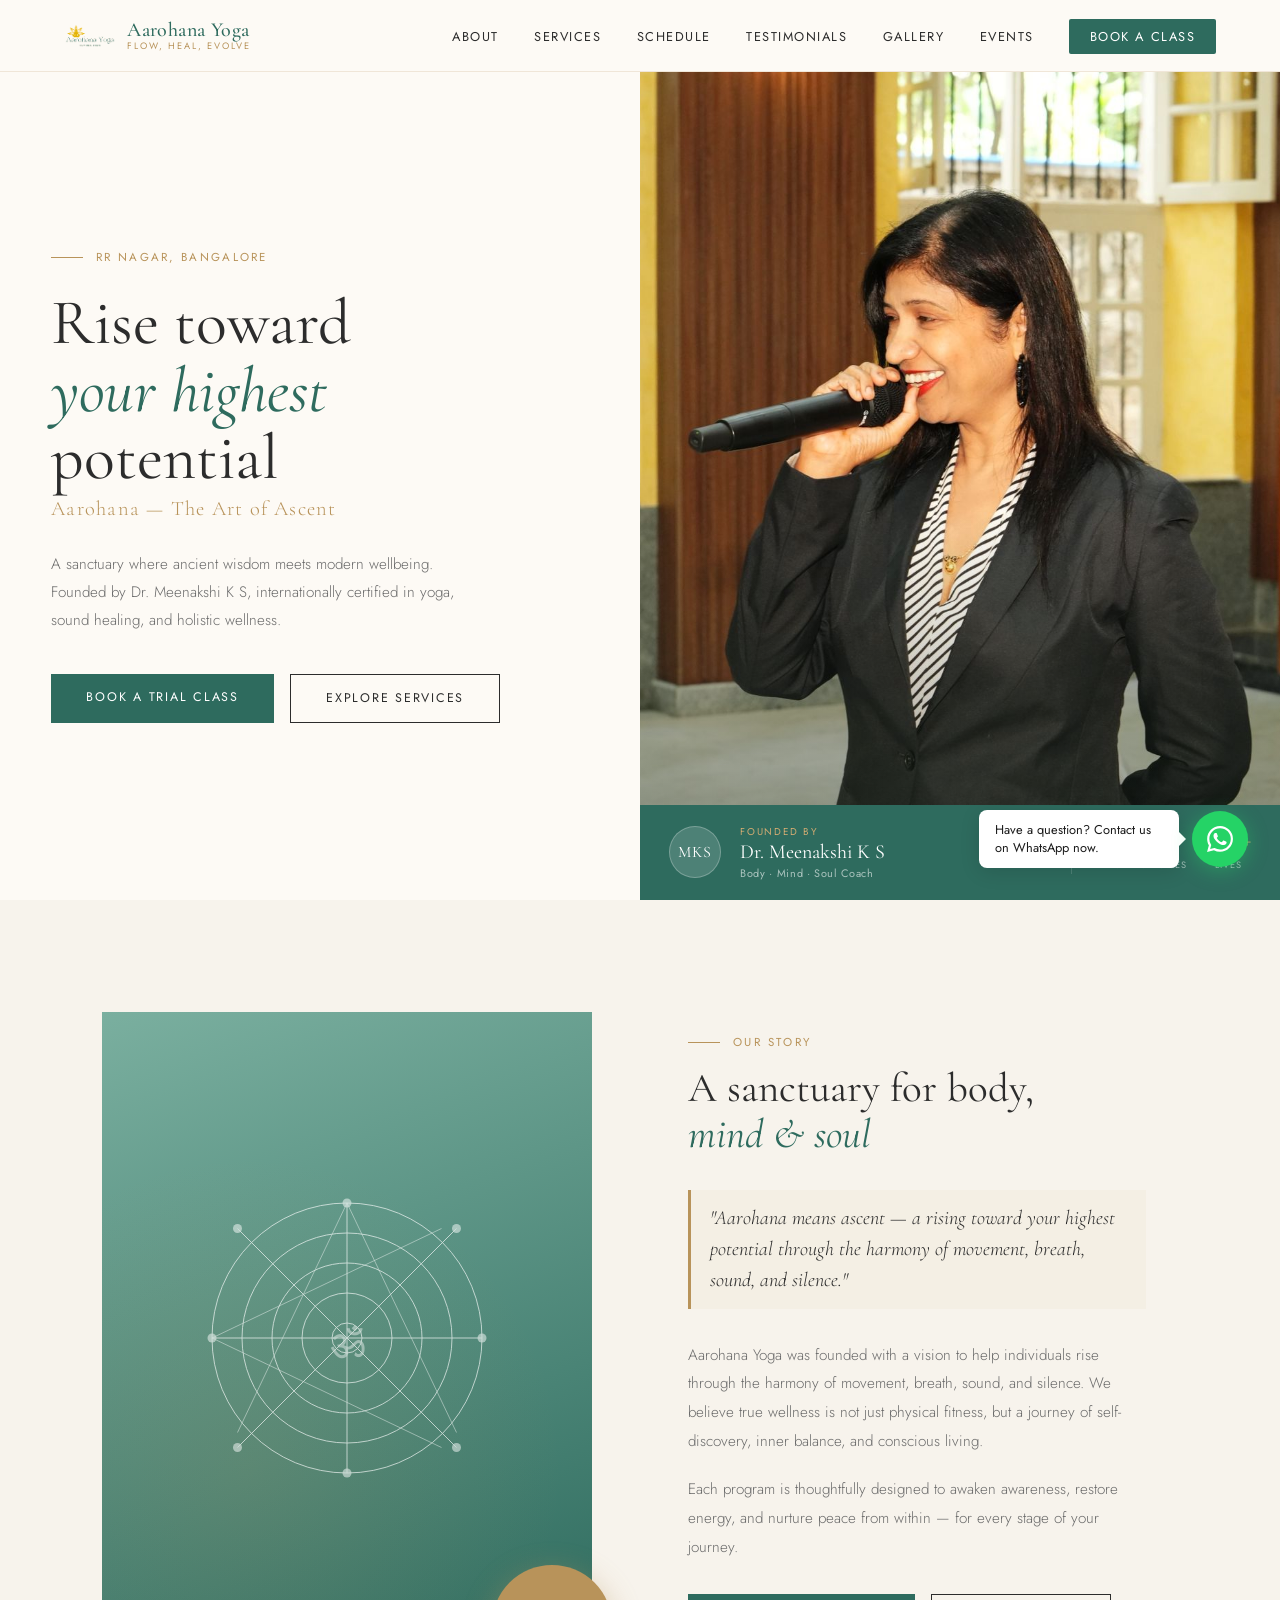
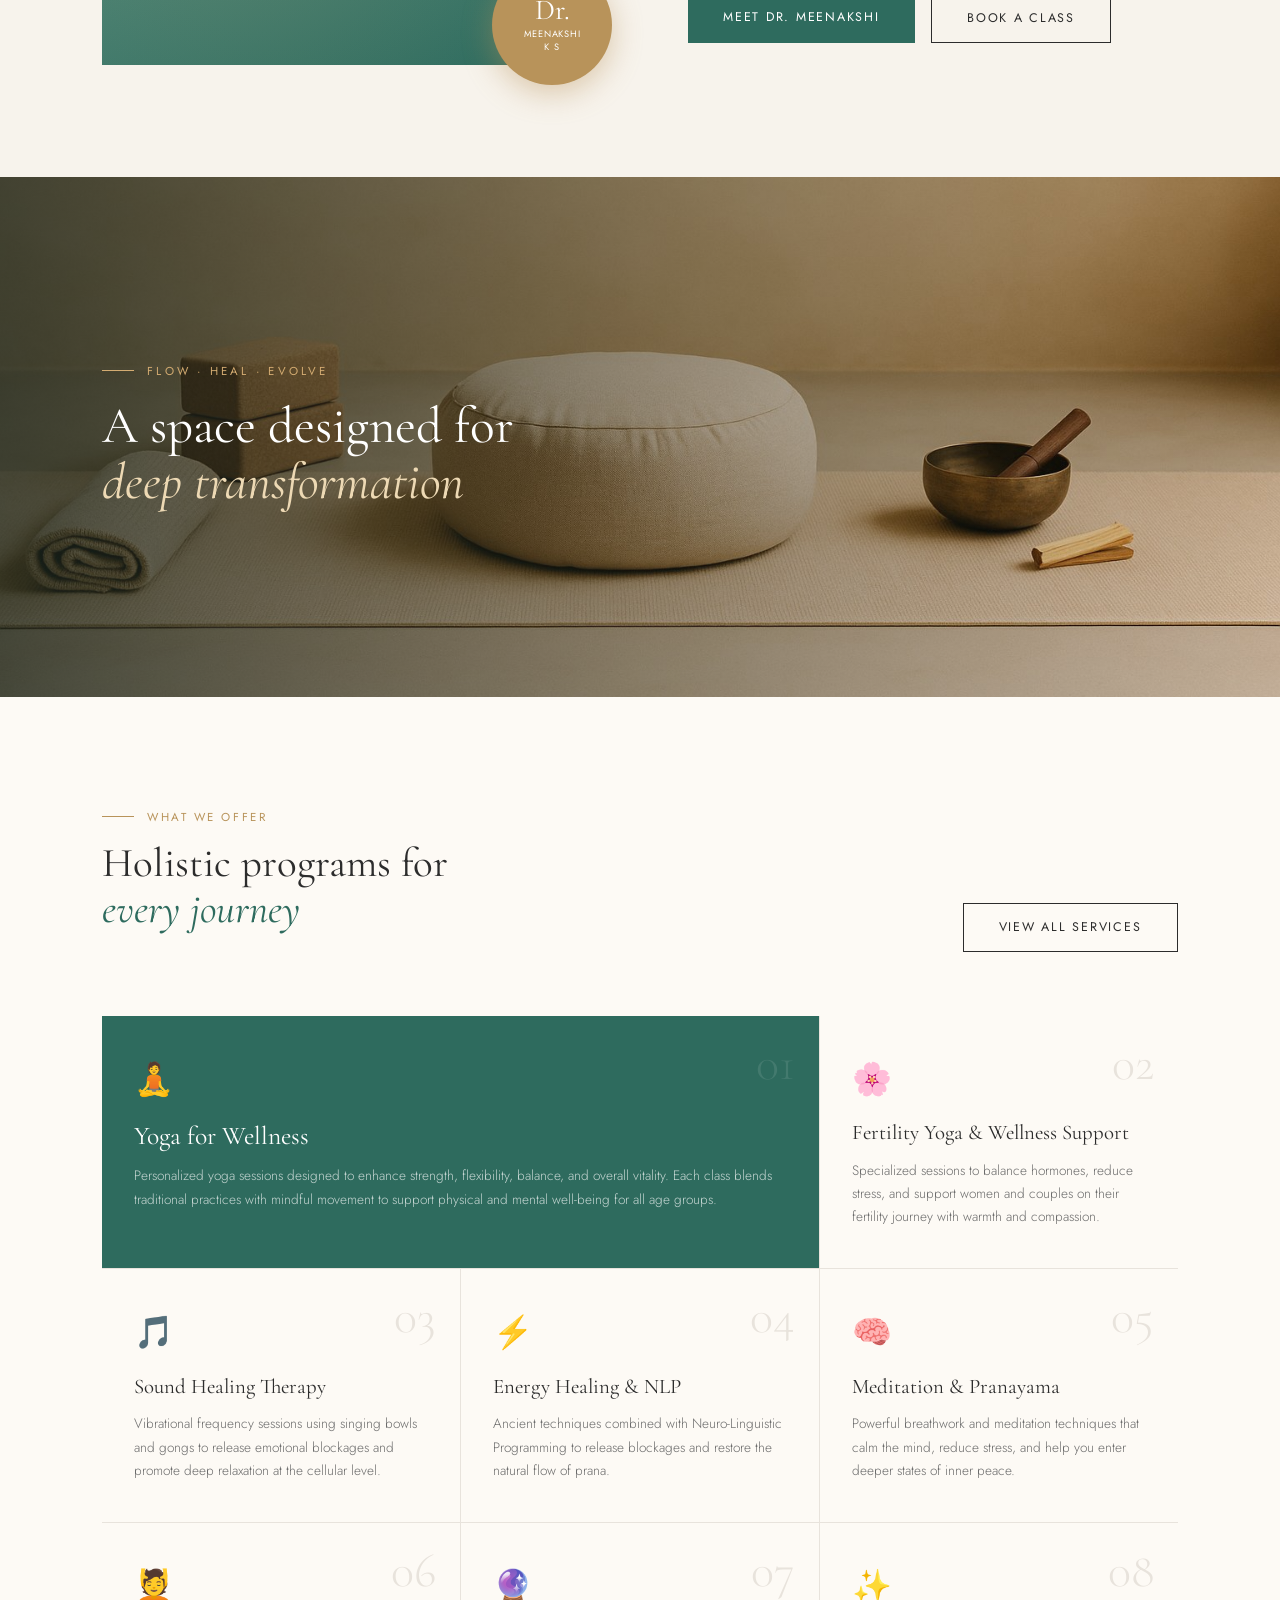
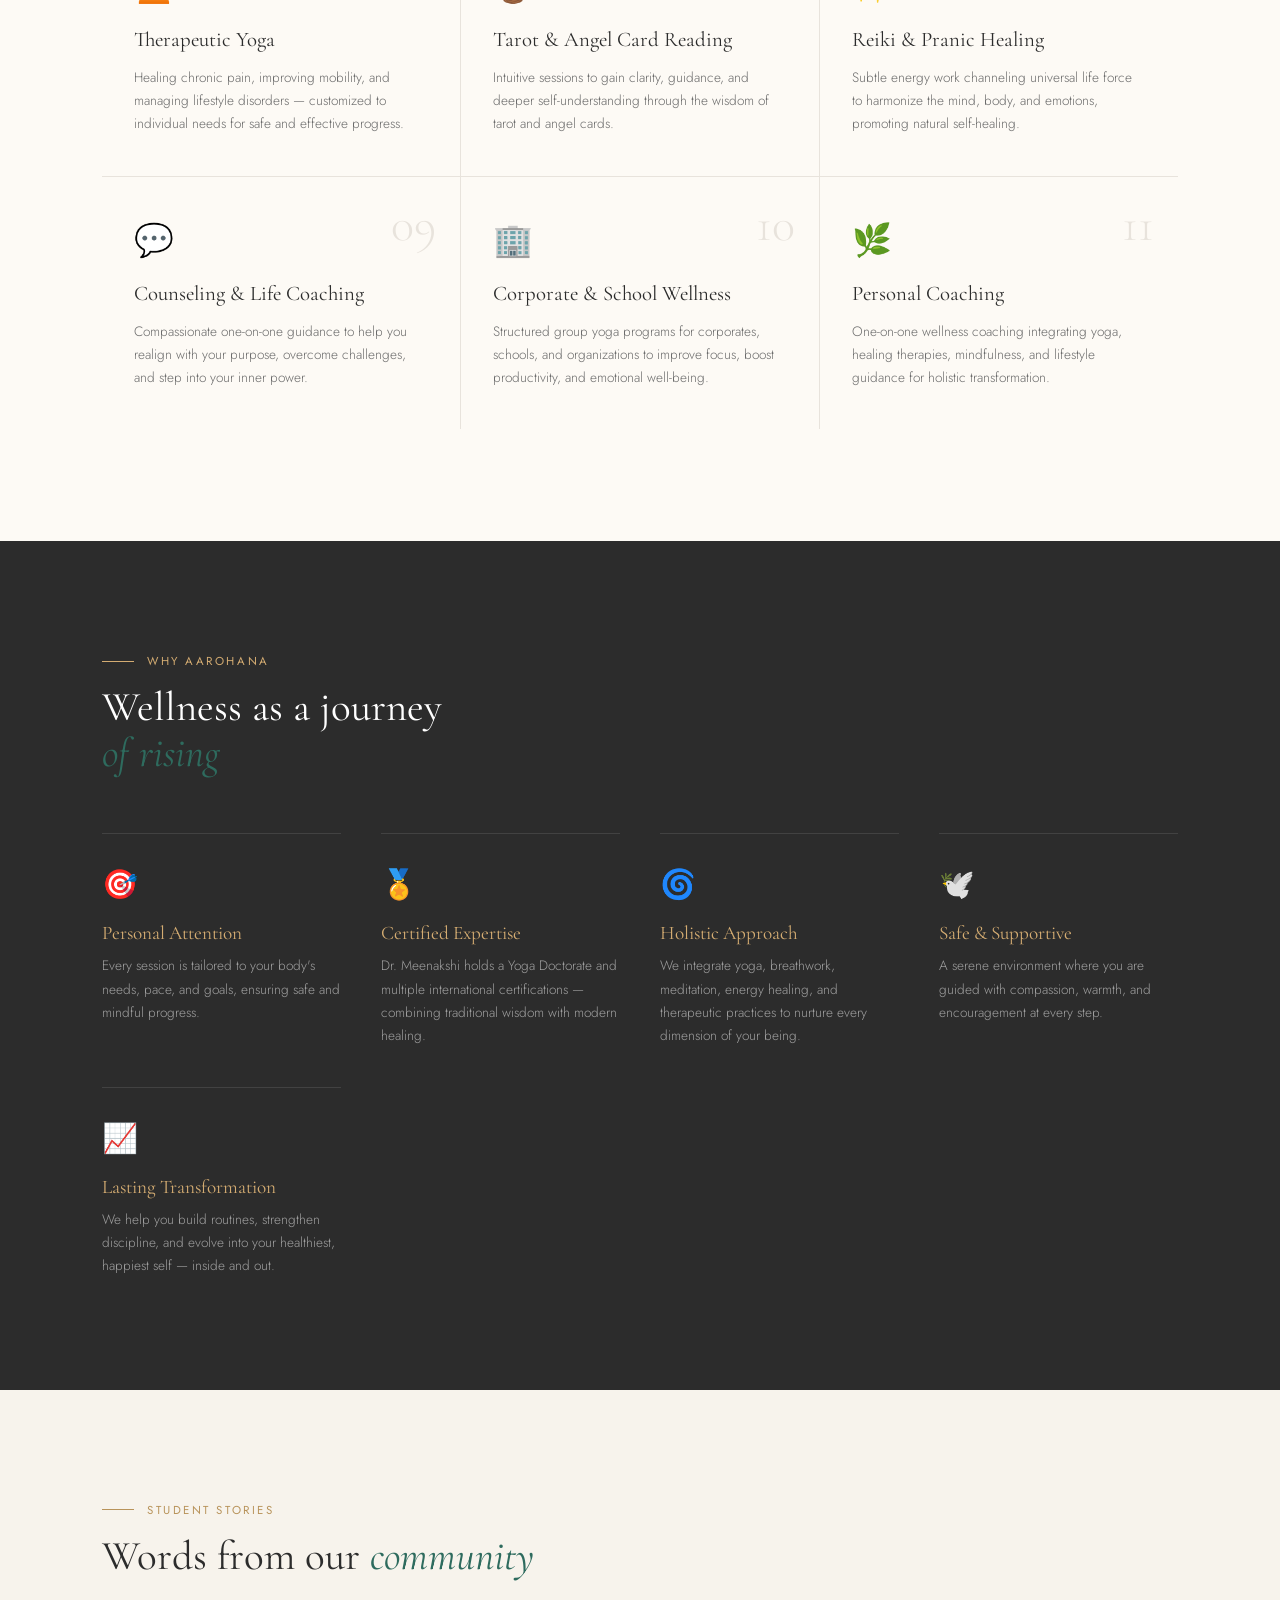
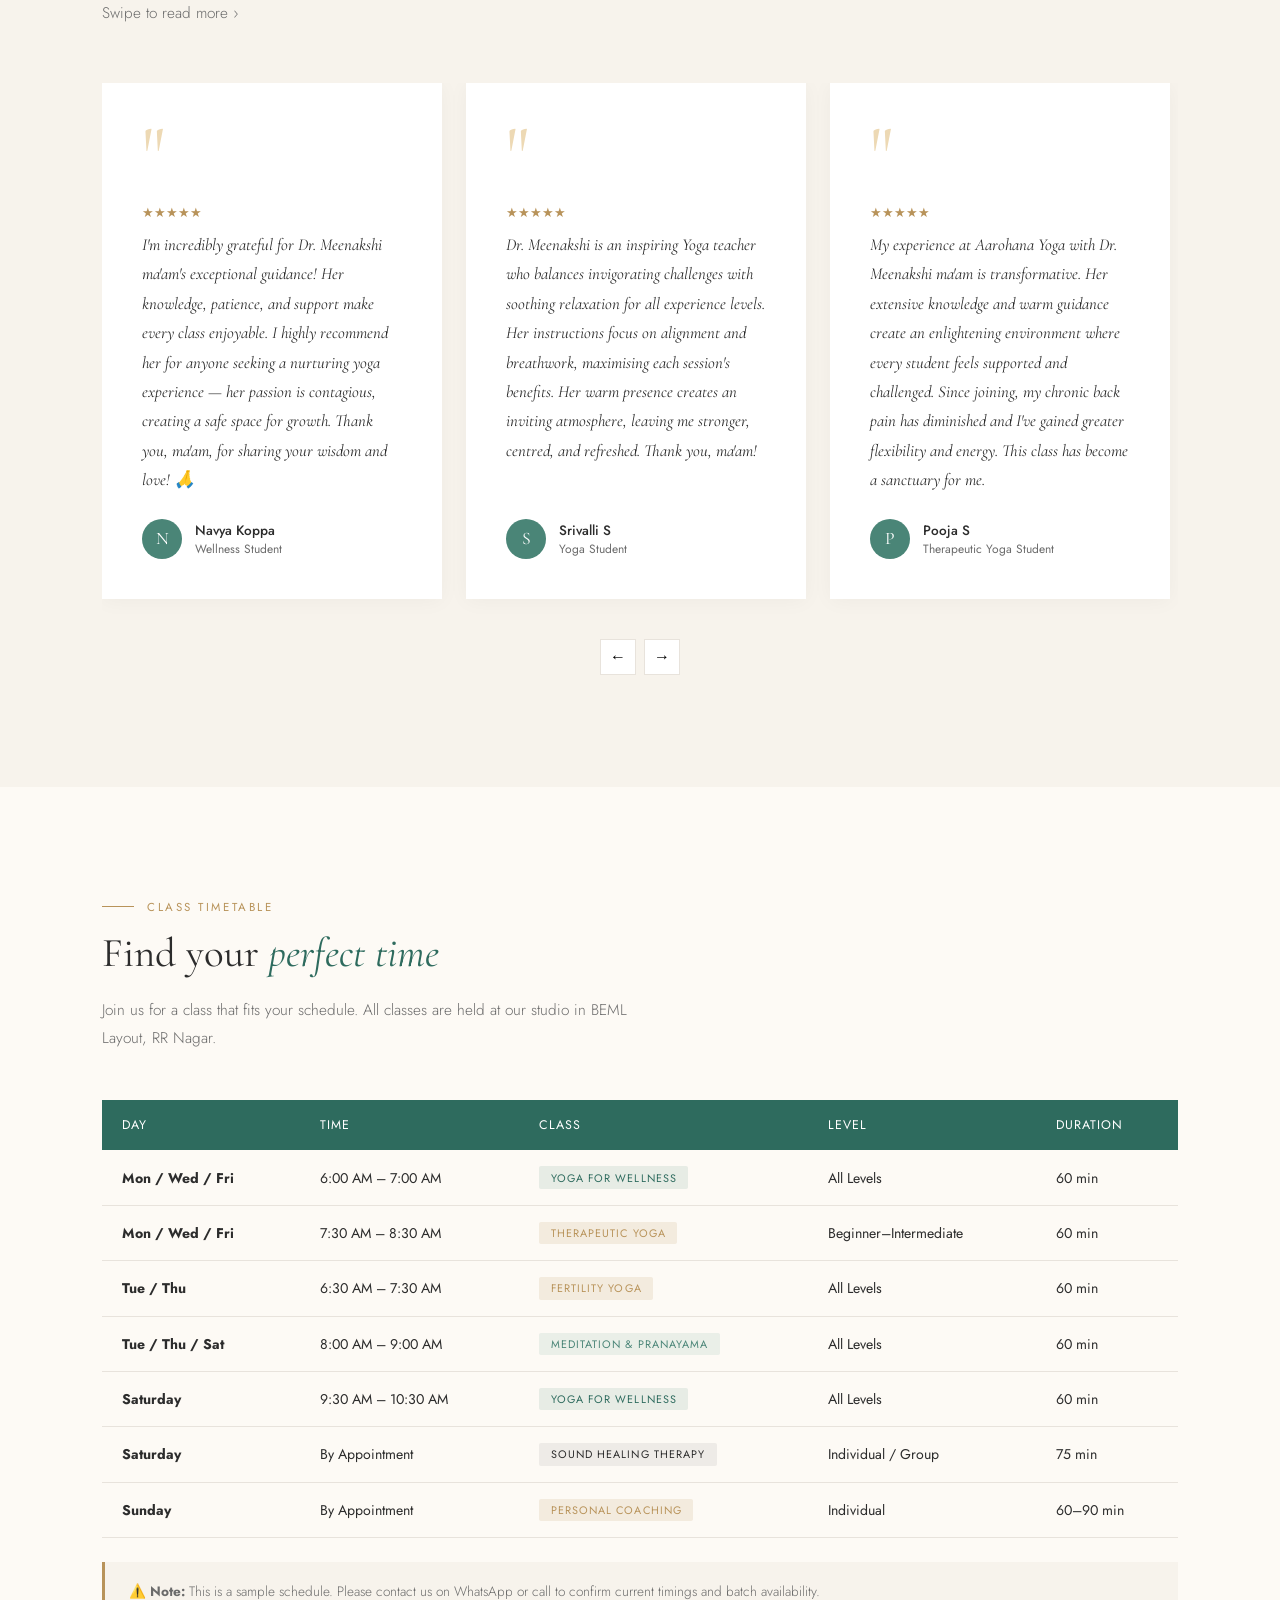
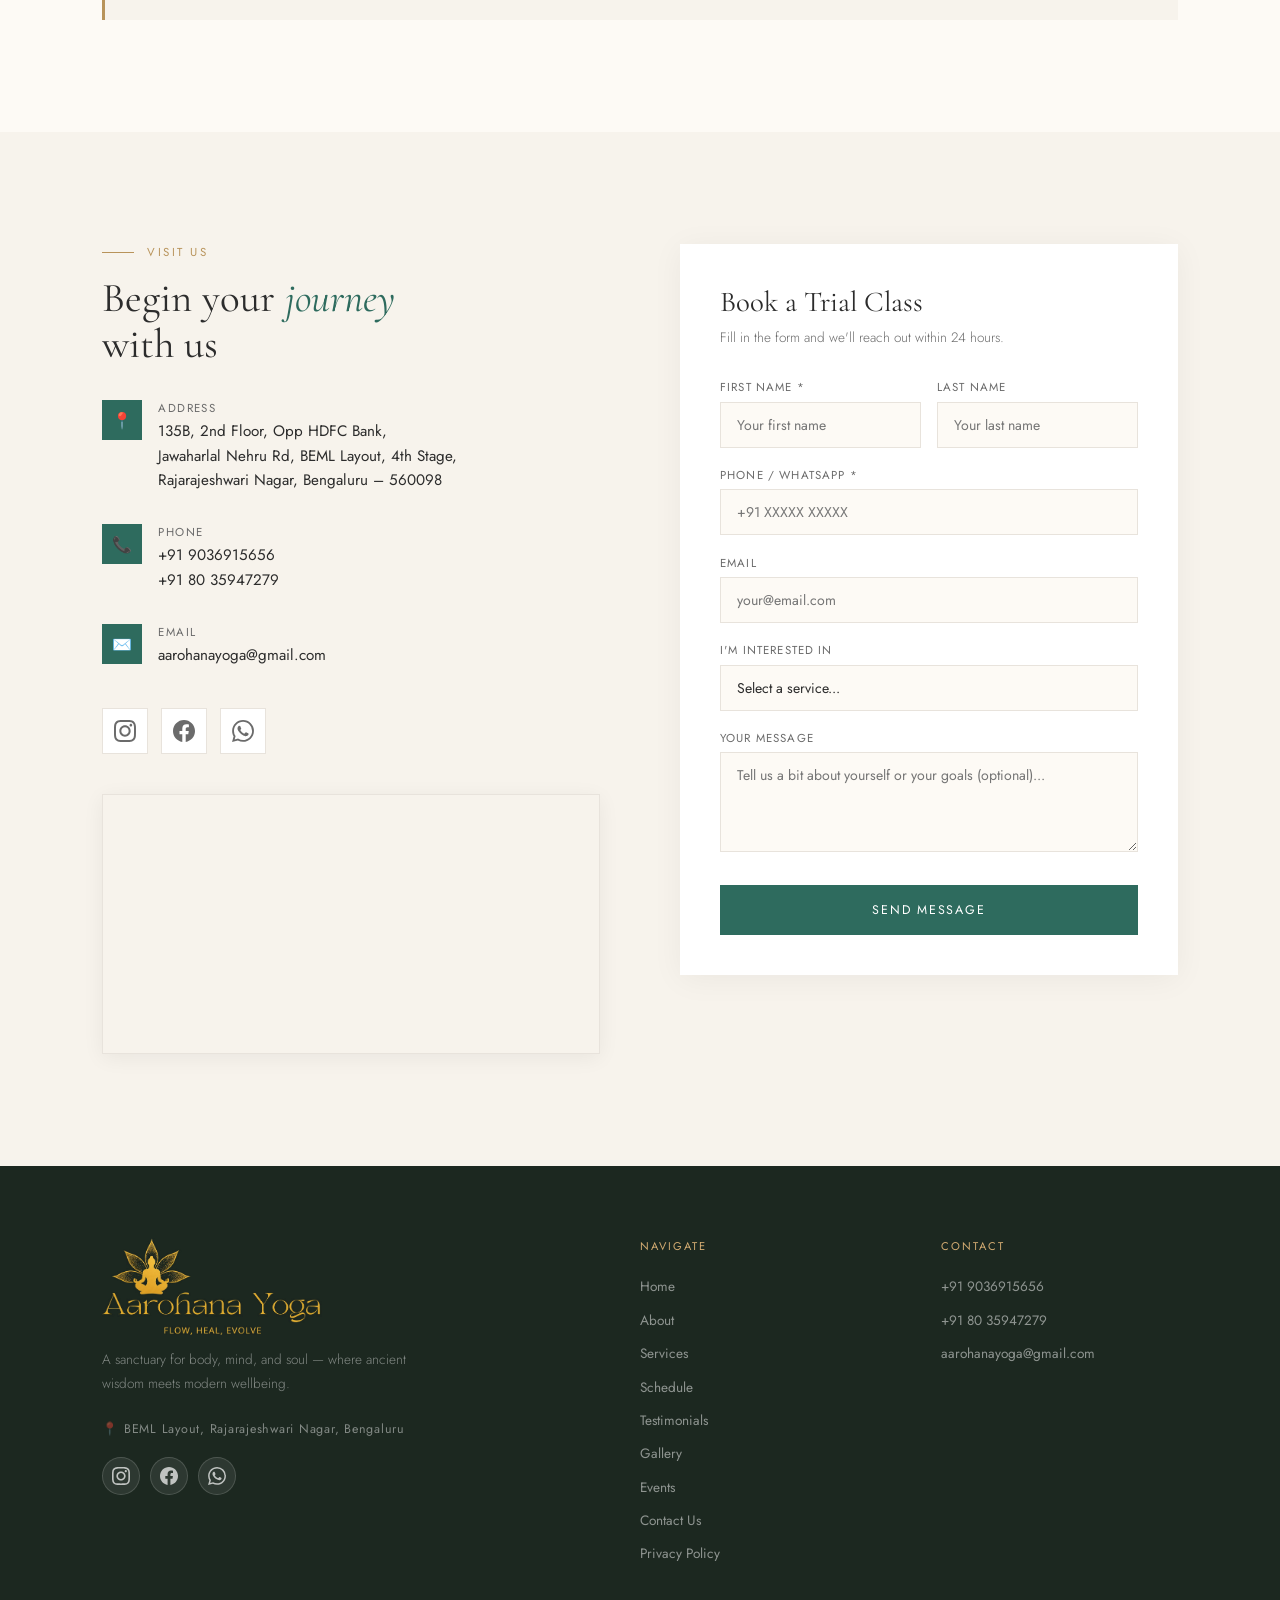
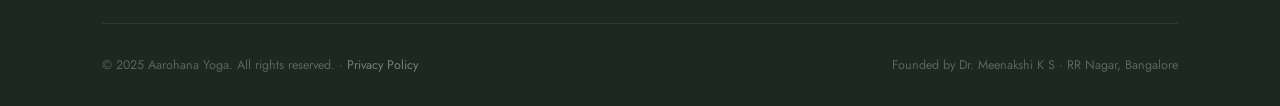
<file: index.html>
<!DOCTYPE html>
<html lang="en">
<head>
  <meta charset="UTF-8" />
  <meta name="viewport" content="width=device-width, initial-scale=1.0"/>
  <title>Aarohana Yoga | Yoga Studio in RR Nagar, Bangalore</title>

  <!-- SEO -->
  <meta name="description" content="Aarohana Yoga — a sanctuary for body, mind & soul in Rajarajeshwari Nagar, Bangalore. Founded by Dr. Meenakshi K S. Yoga, Sound Healing, Fertility Yoga, Meditation, Energy Healing & more."/>
  <meta name="keywords" content="yoga studio Bangalore, yoga RR Nagar, Dr Meenakshi KS, sound healing Bangalore, fertility yoga, therapeutic yoga, meditation Bangalore, Aarohana Yoga"/>
  <meta name="author" content="Aarohana Yoga — Dr. Meenakshi K S"/>
  <link rel="canonical" href="https://vyshakprasad.github.io/Aarohana-Yoga/index.html"/>

  <!-- Open Graph -->
  <meta property="og:type" content="website"/>
  <meta property="og:url" content="https://vyshakprasad.github.io/Aarohana-Yoga/index.html"/>
  <meta property="og:title" content="Aarohana Yoga | Yoga Studio in RR Nagar, Bangalore"/>
  <meta property="og:description" content="A sanctuary for body, mind & soul. Founded by Dr. Meenakshi K S — 25+ years of yoga, sound healing, meditation & holistic wellness in Bangalore."/>
  <meta property="og:image" content="https://vyshakprasad.github.io/Aarohana-Yoga/images/meenakshi-about.jpeg"/>
  <meta property="og:site_name" content="Aarohana Yoga"/>
  <meta property="og:locale" content="en_IN"/>

  <!-- Twitter Card -->
  <meta name="twitter:card" content="summary_large_image"/>
  <meta name="twitter:title" content="Aarohana Yoga | Yoga Studio in RR Nagar, Bangalore"/>
  <meta name="twitter:description" content="A sanctuary for body, mind & soul in Bangalore. Yoga, Sound Healing, Meditation & more by Dr. Meenakshi K S."/>
  <meta name="twitter:image" content="https://vyshakprasad.github.io/Aarohana-Yoga/images/meenakshi-about.jpeg"/>

  <!-- Schema.org Local Business -->
  <script type="application/ld+json">
  {
    "@context": "https://schema.org",
    "@type": "HealthAndBeautyBusiness",
    "name": "Aarohana Yoga",
    "description": "A sanctuary for body, mind and soul. Yoga, Sound Healing, Meditation, Fertility Yoga and holistic wellness in RR Nagar, Bangalore.",
    "url": "https://vyshakprasad.github.io/Aarohana-Yoga/",
    "telephone": ["+919036915656", "+918035947279"],
    "email": "aarohanayoga@gmail.com",
    "image": "https://vyshakprasad.github.io/Aarohana-Yoga/images/meenakshi-about.jpeg",
    "address": {
      "@type": "PostalAddress",
      "streetAddress": "135B, 2nd Floor, Opp HDFC Bank, Jawaharlal Nehru Rd, BEML Layout, 4th Stage",
      "addressLocality": "Rajarajeshwari Nagar",
      "addressRegion": "Karnataka",
      "postalCode": "560098",
      "addressCountry": "IN"
    },
    "geo": {
      "@type": "GeoCoordinates",
      "latitude": 12.9144373,
      "longitude": 77.5205703
    },
    "openingHoursSpecification": [
      { "@type": "OpeningHoursSpecification", "dayOfWeek": ["Monday","Wednesday","Friday"], "opens": "06:00", "closes": "10:00" },
      { "@type": "OpeningHoursSpecification", "dayOfWeek": ["Tuesday","Thursday"], "opens": "06:30", "closes": "10:00" },
      { "@type": "OpeningHoursSpecification", "dayOfWeek": ["Saturday","Sunday"], "opens": "08:00", "closes": "12:00" }
    ],
    "founder": { "@type": "Person", "name": "Dr. Meenakshi K S" },
    "sameAs": [
      "https://www.instagram.com/aarohanayoga",
      "https://www.facebook.com/share/173X7oMKS6/",
      "https://www.aarohanayoga.com"
    ]
  }
  </script>
  <link rel="icon" type="image/x-icon" href="images/favicon.ico" />
  <link rel="icon" type="image/png" sizes="16x16" href="images/favicon-16.png" />
  <link rel="icon" type="image/png" sizes="32x32" href="images/favicon-32.png" />
  <link rel="icon" type="image/png" sizes="192x192" href="images/favicon-192.png" />
  <link rel="icon" type="image/png" sizes="512x512" href="images/favicon-512.png" />
  <link rel="apple-touch-icon" sizes="180x180" href="images/apple-touch-icon.png" />
  <link rel="preconnect" href="https://fonts.googleapis.com"/>
  <link rel="preconnect" href="https://fonts.gstatic.com" crossorigin/>
  <link href="https://fonts.googleapis.com/css2?family=Cormorant+Garamond:ital,wght@0,300;0,400;0,500;0,600;1,300;1,400&family=Jost:wght@300;400;500&display=swap" rel="stylesheet"/>
  <link rel="stylesheet" href="css/main.css"/>
  <style>
    /* ── INDEX-SPECIFIC STYLES ── */

    /* HERO */
    #hero {
      min-height: 100vh;
      display: grid;
      grid-template-columns: 1fr 1fr;
      padding-top: 72px;
      position: relative;
      overflow: hidden;
    }
    .hero-left {
      display: flex; flex-direction: column;
      justify-content: center;
      padding: 6% 5% 6% 8%;
      position: relative; z-index: 2;
      background: var(--warm-white);
    }
    .hero-tag {
      font-size: 0.72rem; letter-spacing: 0.2em;
      text-transform: uppercase; color: var(--gold);
      margin-bottom: 1.5rem;
      display: flex; align-items: center; gap: 0.8rem;
    }
    .hero-tag::before { content:''; display:block; width:32px; height:1px; background:var(--gold); }
    .hero-title {
      font-size: clamp(3rem, 5vw, 5.2rem);
      line-height: 1.05; color: var(--charcoal); margin-bottom: 0.3rem;
    }
    .hero-title em { font-style: italic; color: var(--teal); }
    .hero-subtitle {
      font-family: var(--font-serif);
      font-size: clamp(1rem, 1.6vw, 1.4rem);
      color: var(--gold); letter-spacing: 0.06em;
      margin-bottom: 1.8rem; font-weight: 300;
    }
    .hero-desc {
      font-size: 0.95rem; line-height: 1.85;
      color: var(--mid-grey); max-width: 440px;
      margin-bottom: 2.5rem; font-weight: 300;
    }
    .hero-actions { display: flex; gap: 1rem; flex-wrap: wrap; }
    /* Hero right — stacked layout */
    .hero-right {
      position: relative; overflow: hidden;
      display: flex; flex-direction: column;
    }
    .hero-img-top {
      flex: 1; position: relative; overflow: hidden;
      min-height: 0;
    }
    .hero-img-top img {
      width: 100%; height: 100%; object-fit: cover; display: block;
    }
    .hero-img-overlay {
      position: absolute; inset: 0;
      background: linear-gradient(to bottom, transparent 60%, rgba(28,40,32,0.35) 100%);
    }
    .hero-founder-strip {
      background: var(--teal);
      padding: 1.2rem 1.8rem;
      flex-shrink: 0;
    }
    .hero-founder-inner {
      display: flex; align-items: center; gap: 1.2rem;
    }
    .hero-founder-avatar {
      width: 52px; height: 52px; border-radius: 50%;
      background: rgba(255,255,255,0.15);
      display: flex; align-items: center; justify-content: center;
      font-family: var(--font-serif); font-size: 1rem;
      color: white; flex-shrink: 0; letter-spacing: 0.05em;
      border: 1px solid rgba(255,255,255,0.25);
    }
    .hero-founder-info { flex: 1; }
    .hero-founder-label {
      font-size: 0.62rem; letter-spacing: 0.18em;
      text-transform: uppercase; color: var(--gold-light); margin-bottom: 0.15rem;
    }
    .hero-founder-name {
      font-family: var(--font-serif); font-size: 1.25rem;
      color: white; line-height: 1.1;
    }
    .hero-founder-sub {
      font-size: 0.68rem; color: rgba(255,255,255,0.6);
      letter-spacing: 0.06em; margin-top: 0.1rem;
    }
    .hero-founder-stats {
      display: flex; gap: 1.2rem; flex-shrink: 0;
      border-left: 1px solid rgba(255,255,255,0.15);
      padding-left: 1.2rem;
    }
    .hero-stat { text-align: center; }
    .hs-num {
      display: block; font-family: var(--font-serif);
      font-size: 1.3rem; color: var(--gold-light); line-height: 1;
    }
    .hs-lbl {
      font-size: 0.58rem; letter-spacing: 0.1em;
      text-transform: uppercase; color: rgba(255,255,255,0.55);
    }
    @keyframes floatUp {
      from { opacity:0; transform: translateY(20px); }
      to { opacity:1; transform: translateY(0); }
    }

    /* ABOUT */
    #about {
      background: var(--cream);
      display: grid; grid-template-columns: 1fr 1fr;
      gap: 6rem; align-items: center;
      padding: var(--section-pad);
    }
    .about-visual { position: relative; }
    .about-img-frame {
      width: 100%; aspect-ratio: 3/4;
      background: linear-gradient(160deg, var(--teal-light), var(--teal));
      position: relative; overflow: hidden;
      display: flex; align-items: center; justify-content: center;
    }
    .about-img-frame::after {
      content: '';
      position: absolute; inset: 0;
      background: radial-gradient(circle at 30% 70%, rgba(184,147,90,0.15) 0%, transparent 55%);
      pointer-events: none;
    }
    .about-mandala {
      width: 80%; max-width: 360px;
      opacity: 0.55;
      animation: slowSpin 70s linear infinite;
      position: relative; z-index: 2;
    }
    @keyframes slowSpin {
      from { transform: rotate(0deg); }
      to   { transform: rotate(360deg); }
    }
    .about-badge {
      position: absolute; bottom: -20px; right: -20px;
      width: 120px; height: 120px; background: var(--gold);
      border-radius: 50%;
      display: flex; flex-direction: column;
      align-items: center; justify-content: center;
      color: white; text-align: center;
      box-shadow: 0 8px 30px rgba(184,147,90,0.45);
    }
    .about-badge .big { font-family: var(--font-serif); font-size: 1.8rem; line-height: 1; }
    .about-badge .small { font-size: 0.58rem; letter-spacing: 0.08em; text-transform: uppercase; margin-top: 2px; }
    .about-content { padding-right: 2rem; }
    .about-content p {
      font-size: 0.95rem; line-height: 1.9;
      color: var(--mid-grey); margin-bottom: 1.2rem; font-weight: 300;
    }
    .about-highlight {
      border-left: 3px solid var(--gold);
      padding: 0.8rem 1.2rem; margin: 2rem 0;
      background: rgba(184,147,90,0.05);
    }
    .about-highlight p {
      font-family: var(--font-serif); font-size: 1.25rem;
      font-style: italic; color: var(--charcoal); line-height: 1.55; margin: 0;
    }

    /* SERVICES */
    #services { padding: var(--section-pad); background: var(--warm-white); }
    .services-header {
      display: flex; justify-content: space-between;
      align-items: flex-end; margin-bottom: 4rem;
    }
    .services-grid {
      display: grid; grid-template-columns: repeat(3, 1fr);
      gap: 1.5px; background: var(--light-grey);
    }
    .service-card {
      background: var(--warm-white); padding: 2.5rem 2rem;
      position: relative; overflow: hidden; transition: all 0.4s; cursor: default;
    }
    .service-card::before {
      content: ''; position: absolute; bottom: 0; left: 0;
      width: 0; height: 3px; background: var(--gold); transition: width 0.4s;
    }
    .service-card:hover { background: var(--cream); transform: translateY(-3px); box-shadow: 0 12px 40px rgba(0,0,0,0.07); }
    .service-card:hover::before { width: 100%; }
    a.service-card { position: relative; }
    a.service-card::after { content: '→'; position: absolute; bottom: 1.4rem; right: 1.4rem; color: var(--gold); font-size: 0.9rem; opacity: 0; transition: opacity 0.3s, transform 0.3s; }
    a.service-card:hover::after { opacity: 1; transform: translateX(3px); }
    .service-icon { font-size: 2rem; margin-bottom: 1.2rem; display: block; }
    .service-num {
      position: absolute; top: 1.5rem; right: 1.5rem;
      font-family: var(--font-serif); font-size: 3rem;
      color: var(--light-grey); font-weight: 300; line-height: 1; transition: color 0.4s;
    }
    .service-card:hover .service-num { color: var(--gold-pale); }
    .service-name {
      font-family: var(--font-serif); font-size: 1.3rem;
      color: var(--charcoal); margin-bottom: 0.8rem; line-height: 1.2;
    }
    .service-desc { font-size: 0.85rem; line-height: 1.7; color: var(--mid-grey); font-weight: 300; }
    .service-featured { grid-column: span 2; background: var(--teal); }
    .service-featured .service-name { color: white; font-size: 1.6rem; }
    .service-featured .service-desc { color: rgba(255,255,255,0.72); }
    .service-featured .service-num { color: rgba(255,255,255,0.1); }
    .service-featured:hover { background: var(--teal); transform: translateY(-3px); }
    .service-featured::before { background: var(--gold); }

    /* WHY */
    #why { padding: var(--section-pad); background: var(--charcoal); color: white; }
    #why .section-title { color: white; }
    #why .section-tag { color: var(--gold-light); }
    #why .section-tag::before { background: var(--gold-light); }
    .why-grid { display: grid; grid-template-columns: repeat(auto-fit, minmax(220px,1fr)); gap: 2.5rem; margin-top: 3.5rem; }
    .why-item { border-top: 1px solid rgba(255,255,255,0.1); padding-top: 1.8rem; }
    .why-icon { font-size: 1.8rem; margin-bottom: 1rem; display: block; }
    .why-title { font-family: var(--font-serif); font-size: 1.2rem; color: var(--gold-light); margin-bottom: 0.6rem; }
    .why-desc { font-size: 0.85rem; line-height: 1.7; color: rgba(255,255,255,0.55); font-weight: 300; }

    /* TESTIMONIALS */
    #testimonials { padding: var(--section-pad); background: var(--cream); overflow: hidden; }
    .testimonials-scroll-wrap {
      position: relative; margin-top: 3.5rem;
    }
    .testimonials-scroll {
      display: flex;
      gap: 1.5rem;
      overflow-x: auto;
      scroll-snap-type: x mandatory;
      -webkit-overflow-scrolling: touch;
      padding-bottom: 1rem;
      cursor: grab;
    }
    .testimonials-scroll:active { cursor: grabbing; }
    .testimonials-scroll::-webkit-scrollbar { height: 4px; }
    .testimonials-scroll::-webkit-scrollbar-track { background: var(--light-grey); border-radius: 2px; }
    .testimonials-scroll::-webkit-scrollbar-thumb { background: var(--gold); border-radius: 2px; }
    .testimonial-card {
      background: white; padding: 2.5rem;
      box-shadow: 0 2px 20px rgba(0,0,0,0.04); transition: box-shadow 0.3s;
      flex: 0 0 340px; scroll-snap-align: start;
      display: flex; flex-direction: column;
    }
    .testimonial-card:hover { box-shadow: 0 8px 40px rgba(0,0,0,0.08); }
    .testimonials-nav {
      display: flex; gap: 0.5rem; justify-content: center; margin-top: 1.5rem;
    }
    .testimonials-nav button {
      width: 36px; height: 36px; border: 1px solid var(--light-grey);
      background: white; cursor: pointer; font-size: 1rem;
      transition: all 0.3s; display: flex; align-items: center; justify-content: center;
    }
    .testimonials-nav button:hover { background: var(--teal); color: white; border-color: var(--teal); }
    .quote-mark {
      font-family: var(--font-serif); font-size: 5rem;
      color: var(--gold-pale); line-height: 0.8; margin-bottom: 1rem; display: block;
    }
    .testimonial-text {
      font-family: var(--font-serif); font-size: 1.05rem;
      font-style: italic; line-height: 1.75; color: var(--charcoal); margin-bottom: 1.5rem;
      flex: 1;
    }
    .testimonial-author { display: flex; align-items: center; gap: 0.8rem; margin-top: auto; }
    .author-avatar {
      width: 40px; height: 40px; border-radius: 50%;
      background: var(--teal-mid);
      display: flex; align-items: center; justify-content: center;
      color: white; font-family: var(--font-serif); font-size: 1.1rem; flex-shrink: 0;
    }
    .author-name { font-size: 0.85rem; font-weight: 500; color: var(--charcoal); }
    .author-tag { font-size: 0.75rem; color: var(--mid-grey); }
    .stars { color: var(--gold); font-size: 0.8rem; margin-bottom: 0.5rem; }

    /* SCHEDULE */
    #schedule { padding: var(--section-pad); background: var(--warm-white); }
    .schedule-table { width: 100%; border-collapse: collapse; margin-top: 3rem; font-size: 0.88rem; }
    .schedule-table th {
      background: var(--teal); color: white; padding: 1rem 1.2rem;
      text-align: left; font-family: var(--font-sans); font-weight: 400;
      letter-spacing: 0.08em; font-size: 0.78rem; text-transform: uppercase;
    }
    .schedule-table td { padding: 1rem 1.2rem; border-bottom: 1px solid var(--light-grey); color: var(--charcoal); }
    .schedule-table tr:hover td { background: var(--cream); }
    .schedule-badge {
      display: inline-block; padding: 0.2rem 0.7rem;
      font-size: 0.68rem; letter-spacing: 0.1em; text-transform: uppercase; border-radius: 2px;
    }
    .badge-general    { background: rgba(46,107,94,0.1);  color: var(--teal); }
    .badge-therapeutic{ background: rgba(184,147,90,0.15); color: var(--gold); }
    .badge-meditation { background: rgba(74,133,119,0.1);  color: var(--teal-mid); }
    .badge-fertility  { background: rgba(184,147,90,0.15); color: var(--gold); }
    .badge-sound      { background: rgba(44,44,44,0.07);   color: var(--charcoal); }
    .schedule-note {
      margin-top: 1.5rem; padding: 1.2rem 1.5rem;
      background: var(--cream); border-left: 3px solid var(--gold);
      font-size: 0.85rem; color: var(--mid-grey); font-weight: 300;
    }

    /* CONTACT */
    #contact {
      padding: var(--section-pad); background: var(--cream);
      display: grid; grid-template-columns: 1fr 1fr; gap: 5rem; align-items: start;
    }
    .contact-info-item { display: flex; gap: 1rem; margin-bottom: 2rem; align-items: flex-start; }
    .contact-icon {
      width: 40px; height: 40px; background: var(--teal);
      display: flex; align-items: center; justify-content: center;
      color: white; font-size: 1rem; flex-shrink: 0;
    }
    .contact-label { font-size: 0.72rem; letter-spacing: 0.12em; text-transform: uppercase; color: var(--mid-grey); margin-bottom: 0.2rem; }
    .contact-value { font-size: 0.95rem; color: var(--charcoal); line-height: 1.6; }
    .contact-value a { color: var(--charcoal); text-decoration: none; transition: color 0.3s; }
    .contact-value a:hover { color: var(--gold); }
    .contact-social { display: flex; gap: 0.8rem; margin-top: 2.5rem; }
    .social-btn {
      width: 46px; height: 46px; background: white;
      display: flex; align-items: center; justify-content: center;
      text-decoration: none; transition: all 0.3s;
      border: 1px solid var(--light-grey);
      color: var(--mid-grey);
    }
    .social-btn:hover { transform: translateY(-3px); box-shadow: 0 6px 20px rgba(0,0,0,0.12); }
    .social-instagram:hover { background: #E1306C; color: white; border-color: #E1306C; }
    .social-facebook:hover  { background: #1877F2; color: white; border-color: #1877F2; }
    .social-whatsapp:hover  { background: #25D366; color: white; border-color: #25D366; }
    .map-embed { margin-top: 2.5rem; height: 260px; overflow: hidden; border: 1px solid var(--light-grey); box-shadow: 0 4px 20px rgba(0,0,0,0.06); }
    .contact-form { background: white; padding: 2.5rem; box-shadow: 0 4px 30px rgba(0,0,0,0.05); }
    .form-title { font-family: var(--font-serif); font-size: 1.8rem; color: var(--charcoal); margin-bottom: 0.5rem; }
    .form-subtitle { font-size: 0.85rem; color: var(--mid-grey); margin-bottom: 2rem; font-weight: 300; }
    .form-row { display: grid; grid-template-columns: 1fr 1fr; gap: 1rem; }
    .form-group { margin-bottom: 1.2rem; }
    .form-group label { display: block; font-size: 0.72rem; letter-spacing: 0.1em; text-transform: uppercase; color: var(--mid-grey); margin-bottom: 0.4rem; }
    .form-group input,
    .form-group select,
    .form-group textarea {
      width: 100%; padding: 0.75rem 1rem;
      border: 1px solid var(--light-grey); background: var(--warm-white);
      font-family: var(--font-sans); font-size: 0.88rem; color: var(--charcoal);
      outline: none; transition: border-color 0.3s; appearance: none;
    }
    .form-group input:focus,
    .form-group select:focus,
    .form-group textarea:focus { border-color: var(--teal-mid); }
    .form-group textarea { resize: vertical; min-height: 100px; }
    .form-submit {
      width: 100%; background: var(--teal); color: white; padding: 1rem;
      font-family: var(--font-sans); font-size: 0.78rem; letter-spacing: 0.14em;
      text-transform: uppercase; border: none; cursor: pointer; transition: background 0.3s; margin-top: 0.5rem;
    }
    .form-submit:hover { background: var(--gold); }

    /* RESPONSIVE */
    @media (max-width: 900px) {
      #hero { grid-template-columns: 1fr; min-height: auto; }
      .hero-right { height: auto; }
      .hero-img-top { height: 320px; }
      .hero-founder-stats { display: none; }
      .hero-left { padding: 3rem 5%; }
      #about { grid-template-columns: 1fr; gap: 3rem; padding: var(--section-pad-sm); }
      .about-visual { max-width: 320px; }
      .about-content { padding-right: 0; }
      #contact { grid-template-columns: 1fr; }
      .services-grid { grid-template-columns: 1fr 1fr; }
      .service-featured { grid-column: span 2; }
      .services-header { flex-direction: column; align-items: flex-start; gap: 1.5rem; }
      #services, #why, #testimonials, #schedule, #contact { padding: var(--section-pad-sm); }
    }
    @media (max-width: 600px) {
      .services-grid { grid-template-columns: 1fr; }
      .service-featured { grid-column: span 1; }
      .form-row { grid-template-columns: 1fr; }
      .hero-stats { display: none; }
    }

    /* About mandala */
    .about-mandala {
      width: 75%;
      max-width: 300px;
      opacity: 0.7;
      animation: slowRotate 60s linear infinite;
      position: relative;
      z-index: 2;
    }
    @keyframes slowRotate {
      from { transform: rotate(0deg); }
      to   { transform: rotate(360deg); }
    }

    /* Lifestyle banner */
    .lifestyle-banner {
      position: relative;
      height: 520px;
      overflow: hidden;
    }
    .lifestyle-banner img {
      width: 100%;
      height: 100%;
      object-fit: cover;
      object-position: center 60%;
      display: block;
    }
    .lifestyle-banner-overlay {
      position: absolute;
      inset: 0;
      background: linear-gradient(
        to right,
        rgba(28, 40, 32, 0.72) 0%,
        rgba(28, 40, 32, 0.35) 50%,
        rgba(28, 40, 32, 0.05) 100%
      );
      display: flex;
      align-items: center;
      padding: 0 8%;
    }
    .lifestyle-banner-text { max-width: 520px; }
    .banner-tag {
      font-size: 0.72rem;
      letter-spacing: 0.28em;
      text-transform: uppercase;
      color: var(--gold-light);
      margin-bottom: 1.2rem;
      display: flex;
      align-items: center;
      gap: 0.8rem;
    }
    .banner-tag::before {
      content: '';
      display: block;
      width: 32px;
      height: 1px;
      background: var(--gold-light);
    }
    .banner-title {
      font-family: var(--font-serif);
      font-size: clamp(2.2rem, 4vw, 3.8rem);
      color: white;
      line-height: 1.1;
    }
    .banner-title em {
      font-style: italic;
      color: var(--gold-pale);
    }
    @media (max-width: 900px) {
      .lifestyle-banner { height: 360px; }
      .lifestyle-banner-overlay { padding: 0 5%; }
    }
    @media (max-width: 600px) {
      .lifestyle-banner { height: 280px; }
      .banner-title { font-size: 1.8rem; }
    }
    /* WhatsApp float */
    .wa-wrapper {
      position: fixed;
      bottom: 2rem; right: 2rem;
      z-index: 999;
      display: flex;
      align-items: center;
      gap: 0;
    }
    .wa-float {
      width: 56px; height: 56px;
      background: #25D366;
      border-radius: 50%;
      display: flex; align-items: center; justify-content: center;
      text-decoration: none;
      box-shadow: 0 4px 20px rgba(37,211,102,0.4);
      transition: transform 0.3s, box-shadow 0.3s;
      animation: waPulse 2.5s infinite;
      flex-shrink: 0;
      position: relative;
      z-index: 2;
    }
    .wa-float:hover { transform: scale(1.1); box-shadow: 0 6px 28px rgba(37,211,102,0.55); animation: none; }
    @keyframes waPulse {
      0%, 100% { box-shadow: 0 4px 20px rgba(37,211,102,0.4); }
      50%       { box-shadow: 0 4px 32px rgba(37,211,102,0.65); }
    }
    /* Tooltip bubble */
    .wa-tooltip {
      position: relative;
      background: white;
      color: #1a1a1a;
      font-family: 'Jost', sans-serif;
      font-size: 0.8rem;
      font-weight: 400;
      line-height: 1.4;
      padding: 0.7rem 1rem;
      border-radius: 8px;
      box-shadow: 0 4px 20px rgba(0,0,0,0.12);
      max-width: 200px;
      margin-right: 0.8rem;
      opacity: 0;
      transform: translateX(10px);
      pointer-events: none;
      transition: opacity 0.4s ease, transform 0.4s ease;
    }
    .wa-tooltip.visible {
      opacity: 1;
      transform: translateX(0);
    }
    .wa-tooltip-arrow {
      position: absolute;
      right: -7px;
      top: 50%;
      transform: translateY(-50%);
      width: 0; height: 0;
      border-top: 7px solid transparent;
      border-bottom: 7px solid transparent;
      border-left: 7px solid white;
    }
  </style>
</head>
<body>

<nav id="navbar">
  <a href="index.html" class="nav-logo" id="navLogo">
    <img src="[data-uri]" alt="Aarohana Yoga" />
    <div class="nav-brand-text">
      <span class="nav-brand-name">Aarohana Yoga</span>
      <span class="nav-brand-tagline">Flow, Heal, Evolve</span>
    </div>
  </a>
  <ul class="nav-links">
    <li><a href="pages/about.html">About</a></li>
    <li><a href="pages/services.html">Services</a></li>
    <li><a href="index.html#schedule">Schedule</a></li>
    <li><a href="index.html#testimonials">Testimonials</a></li>
    <li><a href="pages/gallery.html">Gallery</a></li>
    <li><a href="pages/events.html">Events</a></li>
    <li><a href="index.html#contact" class="nav-cta">Book a Class</a></li>
  </ul>
  <div class="hamburger" id="hamburger"><span></span><span></span><span></span></div>
</nav>
<div class="mobile-menu" id="mobileMenu">
  <a href="index.html">Home</a>
  <a href="pages/about.html">About</a>
  <a href="pages/services.html">Services</a>
  <a href="index.html#schedule">Schedule</a>
  <a href="index.html#testimonials">Testimonials</a>
  <a href="pages/gallery.html">Gallery</a>
  <a href="pages/events.html">Events</a>
  <a href="index.html#contact">Book a Class</a>
</div>

<!-- HERO -->
<section id="hero">
  <div class="hero-left">
    <div class="hero-tag">RR Nagar, Bangalore</div>
    <h1 class="hero-title">Rise toward<br><em>your highest</em><br>potential</h1>
    <p class="hero-subtitle">Aarohana — The Art of Ascent</p>
    <p class="hero-desc">A sanctuary where ancient wisdom meets modern wellbeing. Founded by Dr. Meenakshi K S, internationally certified in yoga, sound healing, and holistic wellness.</p>
    <div class="hero-actions">
      <a href="#contact" class="btn-primary">Book a Trial Class</a>
      <a href="#services" class="btn-outline">Explore Services</a>
    </div>
  </div>
  <div class="hero-right">
    <!-- Top: lifestyle hero image -->
    <div class="hero-img-top">
      <img src="images/meenakshi.jpeg" alt="Aarohana Yoga healing environment" />
      <div class="hero-img-overlay"></div>
    </div>
    <!-- Bottom: founder card -->
    <div class="hero-founder-strip">
      <div class="hero-founder-inner">
        <div class="hero-founder-avatar">MKS</div>
        <div class="hero-founder-info">
          <div class="hero-founder-label">Founded by</div>
          <div class="hero-founder-name">Dr. Meenakshi K S</div>
          <div class="hero-founder-sub">Body · Mind · Soul Coach</div>
        </div>
        <div class="hero-founder-stats">
          <div class="hero-stat"><span class="hs-num">25+</span><span class="hs-lbl">Years</span></div>
          <div class="hero-stat"><span class="hs-num">11</span><span class="hs-lbl">Services</span></div>
          <div class="hero-stat"><span class="hs-num">1000+</span><span class="hs-lbl">Lives</span></div>
        </div>
      </div>
    </div>
  </div>
</section>

<!-- ABOUT -->
<section id="about">
  <div class="about-visual reveal">
    <div class="about-img-frame">
      <svg class="about-mandala" viewBox="0 0 200 200" xmlns="http://www.w3.org/2000/svg">
        <circle cx="100" cy="100" r="90" fill="none" stroke="white" stroke-width="0.6"/>
        <circle cx="100" cy="100" r="70" fill="none" stroke="white" stroke-width="0.6"/>
        <circle cx="100" cy="100" r="50" fill="none" stroke="white" stroke-width="0.6"/>
        <circle cx="100" cy="100" r="30" fill="none" stroke="white" stroke-width="0.6"/>
        <circle cx="100" cy="100" r="10" fill="none" stroke="white" stroke-width="0.6"/>
        <line x1="100" y1="10" x2="100" y2="190" stroke="white" stroke-width="0.6"/>
        <line x1="10" y1="100" x2="190" y2="100" stroke="white" stroke-width="0.6"/>
        <line x1="27" y1="27" x2="173" y2="173" stroke="white" stroke-width="0.6"/>
        <line x1="173" y1="27" x2="27" y2="173" stroke="white" stroke-width="0.6"/>
        <line x1="100" y1="10" x2="173" y2="163" stroke="white" stroke-width="0.4"/>
        <line x1="100" y1="10" x2="27" y2="163" stroke="white" stroke-width="0.4"/>
        <line x1="10" y1="100" x2="163" y2="27" stroke="white" stroke-width="0.4"/>
        <line x1="10" y1="100" x2="163" y2="173" stroke="white" stroke-width="0.4"/>
        <circle cx="100" cy="10" r="3" fill="white" opacity="0.7"/>
        <circle cx="100" cy="190" r="3" fill="white" opacity="0.7"/>
        <circle cx="10" cy="100" r="3" fill="white" opacity="0.7"/>
        <circle cx="190" cy="100" r="3" fill="white" opacity="0.7"/>
        <circle cx="27" cy="27" r="3" fill="white" opacity="0.7"/>
        <circle cx="173" cy="27" r="3" fill="white" opacity="0.7"/>
        <circle cx="27" cy="173" r="3" fill="white" opacity="0.7"/>
        <circle cx="173" cy="173" r="3" fill="white" opacity="0.7"/>
        <text x="100" y="113" text-anchor="middle" font-size="28" font-family="serif" fill="white" opacity="0.6">ॐ</text>
      </svg>
    </div>
    <div class="about-badge">
      <span class="big">Dr.</span>
      <span class="small">Meenakshi<br>K S</span>
    </div>
  </div>
  <div class="about-content reveal">
    <div class="section-tag">Our Story</div>
    <h2 class="section-title">A sanctuary for body,<br><em>mind & soul</em></h2>
    <div class="about-highlight">
      <p>"Aarohana means ascent — a rising toward your highest potential through the harmony of movement, breath, sound, and silence."</p>
    </div>
    <p>Aarohana Yoga was founded with a vision to help individuals rise through the harmony of movement, breath, sound, and silence. We believe true wellness is not just physical fitness, but a journey of self-discovery, inner balance, and conscious living.</p>
    <p>Each program is thoughtfully designed to awaken awareness, restore energy, and nurture peace from within — for every stage of your journey.</p>
    <div style="display:flex; gap:1rem; flex-wrap:wrap; margin-top:2rem;">
      <a href="pages/about.html" class="btn-primary">Meet Dr. Meenakshi</a>
      <a href="#contact" class="btn-outline">Book a Class</a>
    </div>
  </div>
</section>

<!-- LIFESTYLE BANNER -->
<div class="lifestyle-banner">
  <img src="images/hero-lifestyle.png" alt="Aarohana Yoga — healing environment" />
  <div class="lifestyle-banner-overlay">
    <div class="lifestyle-banner-text reveal">
      <div class="banner-tag">Flow · Heal · Evolve</div>
      <h2 class="banner-title">A space designed for<br><em>deep transformation</em></h2>
    </div>
  </div>
</div>

<!-- SERVICES -->
<section id="services">
  <div class="services-header reveal">
    <div>
      <div class="section-tag">What We Offer</div>
      <h2 class="section-title">Holistic programs for<br><em>every journey</em></h2>
    </div>
    <a href="pages/services.html" class="btn-outline">View All Services</a>
  </div>
  <div class="services-grid reveal">
    <a href="pages/services.html#s01" class="service-card service-featured" style="text-decoration:none;color:inherit;display:block;">
      <span class="service-num">01</span>
      <span class="service-icon">🧘</span>
      <div class="service-name">Yoga for Wellness</div>
      <p class="service-desc">Personalized yoga sessions designed to enhance strength, flexibility, balance, and overall vitality. Each class blends traditional practices with mindful movement to support physical and mental well-being for all age groups.</p>
    </a>
    <a href="pages/services.html#s02" class="service-card" style="text-decoration:none;color:inherit;display:block;"><span class="service-num">02</span><span class="service-icon">🌸</span><div class="service-name">Fertility Yoga & Wellness Support</div><p class="service-desc">Specialized sessions to balance hormones, reduce stress, and support women and couples on their fertility journey with warmth and compassion.</p></a>
    <a href="pages/services.html#s03" class="service-card" style="text-decoration:none;color:inherit;display:block;"><span class="service-num">03</span><span class="service-icon">🎵</span><div class="service-name">Sound Healing Therapy</div><p class="service-desc">Vibrational frequency sessions using singing bowls and gongs to release emotional blockages and promote deep relaxation at the cellular level.</p></a>
    <a href="pages/services.html#s04" class="service-card" style="text-decoration:none;color:inherit;display:block;"><span class="service-num">04</span><span class="service-icon">⚡</span><div class="service-name">Energy Healing & NLP</div><p class="service-desc">Ancient techniques combined with Neuro-Linguistic Programming to release blockages and restore the natural flow of prana.</p></a>
    <a href="pages/services.html#s05" class="service-card" style="text-decoration:none;color:inherit;display:block;"><span class="service-num">05</span><span class="service-icon">🧠</span><div class="service-name">Meditation & Pranayama</div><p class="service-desc">Powerful breathwork and meditation techniques that calm the mind, reduce stress, and help you enter deeper states of inner peace.</p></a>
    <a href="pages/services.html#s06" class="service-card" style="text-decoration:none;color:inherit;display:block;"><span class="service-num">06</span><span class="service-icon">💆</span><div class="service-name">Therapeutic Yoga</div><p class="service-desc">Healing chronic pain, improving mobility, and managing lifestyle disorders — customized to individual needs for safe and effective progress.</p></a>
    <a href="pages/services.html#s07" class="service-card" style="text-decoration:none;color:inherit;display:block;"><span class="service-num">07</span><span class="service-icon">🔮</span><div class="service-name">Tarot & Angel Card Reading</div><p class="service-desc">Intuitive sessions to gain clarity, guidance, and deeper self-understanding through the wisdom of tarot and angel cards.</p></a>
    <a href="pages/services.html#s08" class="service-card" style="text-decoration:none;color:inherit;display:block;"><span class="service-num">08</span><span class="service-icon">✨</span><div class="service-name">Reiki & Pranic Healing</div><p class="service-desc">Subtle energy work channeling universal life force to harmonize the mind, body, and emotions, promoting natural self-healing.</p></a>
    <a href="pages/services.html#s09" class="service-card" style="text-decoration:none;color:inherit;display:block;"><span class="service-num">09</span><span class="service-icon">💬</span><div class="service-name">Counseling & Life Coaching</div><p class="service-desc">Compassionate one-on-one guidance to help you realign with your purpose, overcome challenges, and step into your inner power.</p></a>
    <a href="pages/services.html#s10" class="service-card" style="text-decoration:none;color:inherit;display:block;"><span class="service-num">10</span><span class="service-icon">🏢</span><div class="service-name">Corporate & School Wellness</div><p class="service-desc">Structured group yoga programs for corporates, schools, and organizations to improve focus, boost productivity, and emotional well-being.</p></a>
    <a href="pages/services.html#s11" class="service-card" style="text-decoration:none;color:inherit;display:block;"><span class="service-num">11</span><span class="service-icon">🌿</span><div class="service-name">Personal Coaching</div><p class="service-desc">One-on-one wellness coaching integrating yoga, healing therapies, mindfulness, and lifestyle guidance for holistic transformation.</p></a>
  </div>
</section>

<!-- WHY CHOOSE -->
<section id="why">
  <div class="reveal">
    <div class="section-tag">Why Aarohana</div>
    <h2 class="section-title">Wellness as a journey<br><em>of rising</em></h2>
  </div>
  <div class="why-grid reveal">
    <div class="why-item"><span class="why-icon">🎯</span><div class="why-title">Personal Attention</div><p class="why-desc">Every session is tailored to your body's needs, pace, and goals, ensuring safe and mindful progress.</p></div>
    <div class="why-item"><span class="why-icon">🏅</span><div class="why-title">Certified Expertise</div><p class="why-desc">Dr. Meenakshi holds a Yoga Doctorate and multiple international certifications — combining traditional wisdom with modern healing.</p></div>
    <div class="why-item"><span class="why-icon">🌀</span><div class="why-title">Holistic Approach</div><p class="why-desc">We integrate yoga, breathwork, meditation, energy healing, and therapeutic practices to nurture every dimension of your being.</p></div>
    <div class="why-item"><span class="why-icon">🕊️</span><div class="why-title">Safe & Supportive</div><p class="why-desc">A serene environment where you are guided with compassion, warmth, and encouragement at every step.</p></div>
    <div class="why-item"><span class="why-icon">📈</span><div class="why-title">Lasting Transformation</div><p class="why-desc">We help you build routines, strengthen discipline, and evolve into your healthiest, happiest self — inside and out.</p></div>
  </div>
</section>

<!-- TESTIMONIALS -->
<section id="testimonials">
  <div class="reveal">
    <div class="section-tag">Student Stories</div>
    <h2 class="section-title">Words from our <em>community</em></h2>
    <p class="section-lead" style="margin-top:0.5rem">Swipe to read more ›</p>
  </div>
  <div class="testimonials-scroll-wrap reveal">
    <div class="testimonials-scroll" id="testimonialsScroll">

      <div class="testimonial-card">
        <span class="quote-mark">"</span>
        <div class="stars">★★★★★</div>
        <p class="testimonial-text">I'm incredibly grateful for Dr. Meenakshi ma'am's exceptional guidance! Her knowledge, patience, and support make every class enjoyable. I highly recommend her for anyone seeking a nurturing yoga experience — her passion is contagious, creating a safe space for growth. Thank you, ma'am, for sharing your wisdom and love! 🙏</p>
        <div class="testimonial-author"><div class="author-avatar">N</div><div><div class="author-name">Navya Koppa</div><div class="author-tag">Wellness Student</div></div></div>
      </div>

      <div class="testimonial-card">
        <span class="quote-mark">"</span>
        <div class="stars">★★★★★</div>
        <p class="testimonial-text">Dr. Meenakshi is an inspiring Yoga teacher who balances invigorating challenges with soothing relaxation for all experience levels. Her instructions focus on alignment and breathwork, maximising each session's benefits. Her warm presence creates an inviting atmosphere, leaving me stronger, centred, and refreshed. Thank you, ma'am!</p>
        <div class="testimonial-author"><div class="author-avatar">S</div><div><div class="author-name">Srivalli S</div><div class="author-tag">Yoga Student</div></div></div>
      </div>

      <div class="testimonial-card">
        <span class="quote-mark">"</span>
        <div class="stars">★★★★★</div>
        <p class="testimonial-text">My experience at Aarohana Yoga with Dr. Meenakshi ma'am is transformative. Her extensive knowledge and warm guidance create an enlightening environment where every student feels supported and challenged. Since joining, my chronic back pain has diminished and I've gained greater flexibility and energy. This class has become a sanctuary for me.</p>
        <div class="testimonial-author"><div class="author-avatar">P</div><div><div class="author-name">Pooja S</div><div class="author-tag">Therapeutic Yoga Student</div></div></div>
      </div>

      <div class="testimonial-card">
        <span class="quote-mark">"</span>
        <div class="stars">★★★★★</div>
        <p class="testimonial-text">I'm absolutely thrilled with my experience here! Thanks to Meenakshi ma'am and her incredible training, this place has been the perfect choice for my yoga journey. It's been nothing short of amazing — keeping me energized all day long and even enhancing my sleep! I wholeheartedly recommend this centre!</p>
        <div class="testimonial-author"><div class="author-avatar">K</div><div><div class="author-name">Kailashnath S</div><div class="author-tag">Wellness Student</div></div></div>
      </div>

      <div class="testimonial-card">
        <span class="quote-mark">"</span>
        <div class="stars">★★★★★</div>
        <p class="testimonial-text">The sound healing sessions at Aarohana are unlike anything I've experienced before. Dr. Meenakshi creates such a peaceful atmosphere — I always leave feeling completely restored and at peace. The combination of yoga and sound therapy has transformed my well-being in ways I didn't think were possible.</p>
        <div class="testimonial-author"><div class="author-avatar">R</div><div><div class="author-name">Rekha Anand</div><div class="author-tag">Sound Healing Student</div></div></div>
      </div>

      <div class="testimonial-card">
        <span class="quote-mark">"</span>
        <div class="stars">★★★★★</div>
        <p class="testimonial-text">The meditation and pranayama classes have been life-changing. I came in stressed and overwhelmed, and within a few weeks I started sleeping better, feeling calmer, and approaching challenges differently. Dr. Meenakshi's teaching style is gentle yet deeply effective. Highly recommended for anyone seeking inner peace.</p>
        <div class="testimonial-author"><div class="author-avatar">A</div><div><div class="author-name">Ananya Krishnan</div><div class="author-tag">Meditation Student</div></div></div>
      </div>

    </div>
    <div class="testimonials-nav">
      <button id="testimonialPrev" aria-label="Previous">&#8592;</button>
      <button id="testimonialNext" aria-label="Next">&#8594;</button>
    </div>
  </div>
</section>

<!-- SCHEDULE -->
<section id="schedule">
  <div class="reveal">
    <div class="section-tag">Class Timetable</div>
    <h2 class="section-title">Find your <em>perfect time</em></h2>
    <p class="section-lead">Join us for a class that fits your schedule. All classes are held at our studio in BEML Layout, RR Nagar.</p>
  </div>
  <table class="schedule-table reveal">
    <thead>
      <tr><th>Day</th><th>Time</th><th>Class</th><th>Level</th><th>Duration</th></tr>
    </thead>
    <tbody>
      <tr><td><strong>Mon / Wed / Fri</strong></td><td>6:00 AM – 7:00 AM</td><td><span class="schedule-badge badge-general">Yoga for Wellness</span></td><td>All Levels</td><td>60 min</td></tr>
      <tr><td><strong>Mon / Wed / Fri</strong></td><td>7:30 AM – 8:30 AM</td><td><span class="schedule-badge badge-therapeutic">Therapeutic Yoga</span></td><td>Beginner–Intermediate</td><td>60 min</td></tr>
      <tr><td><strong>Tue / Thu</strong></td><td>6:30 AM – 7:30 AM</td><td><span class="schedule-badge badge-fertility">Fertility Yoga</span></td><td>All Levels</td><td>60 min</td></tr>
      <tr><td><strong>Tue / Thu / Sat</strong></td><td>8:00 AM – 9:00 AM</td><td><span class="schedule-badge badge-meditation">Meditation & Pranayama</span></td><td>All Levels</td><td>60 min</td></tr>
      <tr><td><strong>Saturday</strong></td><td>9:30 AM – 10:30 AM</td><td><span class="schedule-badge badge-general">Yoga for Wellness</span></td><td>All Levels</td><td>60 min</td></tr>
      <tr><td><strong>Saturday</strong></td><td>By Appointment</td><td><span class="schedule-badge badge-sound">Sound Healing Therapy</span></td><td>Individual / Group</td><td>75 min</td></tr>
      <tr><td><strong>Sunday</strong></td><td>By Appointment</td><td><span class="schedule-badge badge-therapeutic">Personal Coaching</span></td><td>Individual</td><td>60–90 min</td></tr>
    </tbody>
  </table>
  <div class="schedule-note reveal">⚠️ <strong>Note:</strong> This is a sample schedule. Please contact us on WhatsApp or call to confirm current timings and batch availability.</div>
</section>

<!-- CONTACT -->
<section id="contact">
  <div class="reveal">
    <div class="section-tag">Visit Us</div>
    <h2 class="section-title">Begin your <em>journey</em><br>with us</h2>
    <div class="contact-info-item" style="margin-top:2rem">
      <div class="contact-icon">📍</div>
      <div><div class="contact-label">Address</div><div class="contact-value">135B, 2nd Floor, Opp HDFC Bank,<br>Jawaharlal Nehru Rd, BEML Layout, 4th Stage,<br>Rajarajeshwari Nagar, Bengaluru – 560098</div></div>
    </div>
    <div class="contact-info-item">
      <div class="contact-icon">📞</div>
      <div><div class="contact-label">Phone</div><div class="contact-value"><a href="tel:+919036915656">+91 9036915656</a><br><a href="tel:+918035947279">+91 80 35947279</a></div></div>
    </div>
    <div class="contact-info-item">
      <div class="contact-icon">✉️</div>
      <div><div class="contact-label">Email</div><div class="contact-value"><a href="mailto:aarohanayoga@gmail.com">aarohanayoga@gmail.com</a></div></div>
    </div>
    <div class="contact-social">
      <a href="https://www.instagram.com/aarohanayoga" target="_blank" class="social-btn social-instagram" title="Instagram">
        <svg xmlns="http://www.w3.org/2000/svg" viewBox="0 0 24 24" width="22" height="22" fill="currentColor">
  <path d="M12 2.163c3.204 0 3.584.012 4.85.07 3.252.148 4.771 1.691 4.919 4.919.058 1.265.069 1.645.069 4.849 0 3.205-.012 3.584-.069 4.849-.149 3.225-1.664 4.771-4.919 4.919-1.266.058-1.644.07-4.85.07-3.204 0-3.584-.012-4.849-.07-3.26-.149-4.771-1.699-4.919-4.92-.058-1.265-.07-1.644-.07-4.849 0-3.204.013-3.583.07-4.849.149-3.227 1.664-4.771 4.919-4.919 1.266-.057 1.645-.069 4.849-.069zm0-2.163c-3.259 0-3.667.014-4.947.072-4.358.2-6.78 2.618-6.98 6.98-.059 1.281-.073 1.689-.073 4.948 0 3.259.014 3.668.072 4.948.2 4.358 2.618 6.78 6.98 6.98 1.281.058 1.689.072 4.948.072 3.259 0 3.668-.014 4.948-.072 4.354-.2 6.782-2.618 6.979-6.98.059-1.28.073-1.689.073-4.948 0-3.259-.014-3.667-.072-4.947-.196-4.354-2.617-6.78-6.979-6.98-1.281-.059-1.69-.073-4.949-.073zm0 5.838c-3.403 0-6.162 2.759-6.162 6.162s2.759 6.163 6.162 6.163 6.162-2.759 6.162-6.163c0-3.403-2.759-6.162-6.162-6.162zm0 10.162c-2.209 0-4-1.79-4-4 0-2.209 1.791-4 4-4s4 1.791 4 4c0 2.21-1.791 4-4 4zm6.406-11.845c-.796 0-1.441.645-1.441 1.44s.645 1.44 1.441 1.44c.795 0 1.439-.645 1.439-1.44s-.644-1.44-1.439-1.44z"/>
</svg>
      </a>
      <a href="https://www.facebook.com/share/173X7oMKS6/" target="_blank" class="social-btn social-facebook" title="Facebook">
        <svg xmlns="http://www.w3.org/2000/svg" viewBox="0 0 24 24" width="22" height="22" fill="currentColor">
  <path d="M24 12.073c0-6.627-5.373-12-12-12s-12 5.373-12 12c0 5.99 4.388 10.954 10.125 11.854v-8.385H7.078v-3.47h3.047V9.43c0-3.007 1.792-4.669 4.533-4.669 1.312 0 2.686.235 2.686.235v2.953H15.83c-1.491 0-1.956.925-1.956 1.874v2.25h3.328l-.532 3.47h-2.796v8.385C19.612 23.027 24 18.062 24 12.073z"/>
</svg>
      </a>
      <a href="http://wa.me/919036915656?text=Hi%2C+I%27d+like+to+book+a+trial+class+at+Aarohana+Yoga.+Could+you+please+share+the+available+timings%3F+Could+you+please+share+the+available+timings%3F" target="_blank" class="social-btn social-whatsapp" title="WhatsApp">
        <svg xmlns="http://www.w3.org/2000/svg" viewBox="0 0 24 24" width="22" height="22" fill="currentColor">
  <path d="M17.472 14.382c-.297-.149-1.758-.867-2.03-.967-.273-.099-.471-.148-.67.15-.197.297-.767.966-.94 1.164-.173.199-.347.223-.644.075-.297-.15-1.255-.463-2.39-1.475-.883-.788-1.48-1.761-1.653-2.059-.173-.297-.018-.458.13-.606.134-.133.298-.347.446-.52.149-.174.198-.298.298-.497.099-.198.05-.371-.025-.52-.075-.149-.669-1.612-.916-2.207-.242-.579-.487-.5-.669-.51-.173-.008-.371-.01-.57-.01-.198 0-.52.074-.792.372-.272.297-1.04 1.016-1.04 2.479 0 1.462 1.065 2.875 1.213 3.074.149.198 2.096 3.2 5.077 4.487.709.306 1.262.489 1.694.625.712.227 1.36.195 1.871.118.571-.085 1.758-.719 2.006-1.413.248-.694.248-1.289.173-1.413-.074-.124-.272-.198-.57-.347m-5.421 7.403h-.004a9.87 9.87 0 01-5.031-1.378l-.361-.214-3.741.982.998-3.648-.235-.374a9.86 9.86 0 01-1.51-5.26c.001-5.45 4.436-9.884 9.888-9.884 2.64 0 5.122 1.03 6.988 2.898a9.825 9.825 0 012.893 6.994c-.003 5.45-4.437 9.884-9.885 9.884m8.413-18.297A11.815 11.815 0 0012.05 0C5.495 0 .16 5.335.157 11.892c0 2.096.547 4.142 1.588 5.945L.057 24l6.305-1.654a11.882 11.882 0 005.683 1.448h.005c6.554 0 11.89-5.335 11.893-11.893a11.821 11.821 0 00-3.48-8.413z"/>
</svg>
      </a>
    </div>
    <div class="map-embed">
      <iframe src="https://www.google.com/maps/embed?pb=!1m18!1m12!1m3!1d3889.0!2d77.5183816!3d12.9144373!2m3!1f0!2f0!3f0!3m2!1i1024!2i768!4f13.1!3m3!1m2!1s0x3bae15c0f5204753%3A0x909422e4c4f6d24d!2sAarohana%20Yoga!5e0!3m2!1sen!2sin!4v1714000000000!5m2!1sen!2sin" width="100%" height="100%" style="border:0;display:block;" allowfullscreen="" loading="lazy" referrerpolicy="no-referrer-when-downgrade" title="Aarohana Yoga Location"></iframe>
    </div>
  </div>
  <div class="contact-form reveal">
    <div class="form-title">Book a Trial Class</div>
    <div class="form-subtitle">Fill in the form and we'll reach out within 24 hours.</div>

    <div id="formSuccess" style="display:none;margin-bottom:1rem;padding:1rem 1.2rem;background:rgba(46,107,94,0.08);border-left:3px solid var(--teal);color:var(--teal);font-size:0.9rem;">
      ✓ Thank you! We'll be in touch within 24 hours.
    </div>
    <div id="formError" style="display:none;margin-bottom:1rem;padding:1rem 1.2rem;background:rgba(180,50,50,0.07);border-left:3px solid #c0392b;color:#c0392b;font-size:0.9rem;">
      Something went wrong. Please try again or <a href="http://wa.me/919036915656?text=Hi%2C+I%27d+like+to+book+a+trial+class+at+Aarohana+Yoga.+Could+you+please+share+the+available+timings%3F" style="color:#c0392b;">reach us on WhatsApp</a>.
    </div>

    <form id="contactForm">
      <!-- Web3Forms -->
      <input type="hidden" name="access_key" value="7497b64c-0075-4648-a8a1-28867ed9ca53"/>
      <input type="hidden" name="subject" value="New Booking Enquiry — Aarohana Yoga"/>
      <input type="hidden" name="from_name" value="Aarohana Yoga Website"/>
      <input type="checkbox" name="botcheck" style="display:none;"/>

      <div class="form-row">
        <div class="form-group">
          <label for="firstName">First Name *</label>
          <input id="firstName" name="firstName" type="text" placeholder="Your first name" required/>
        </div>
        <div class="form-group">
          <label for="lastName">Last Name</label>
          <input id="lastName" name="lastName" type="text" placeholder="Your last name"/>
        </div>
      </div>
      <div class="form-group">
        <label for="phone">Phone / WhatsApp *</label>
        <input id="phone" name="phone" type="tel" placeholder="+91 XXXXX XXXXX" required/>
      </div>
      <div class="form-group">
        <label for="email">Email</label>
        <input id="email" name="email" type="email" placeholder="your@email.com"/>
      </div>
      <div class="form-group">
        <label for="service">I'm interested in</label>
        <select id="service" name="service">
          <option value="">Select a service...</option>
          <option>Yoga for Wellness</option>
          <option>Fertility Yoga</option>
          <option>Sound Healing Therapy</option>
          <option>Therapeutic Yoga</option>
          <option>Meditation &amp; Pranayama</option>
          <option>Energy Healing &amp; NLP</option>
          <option>Personal Coaching</option>
          <option>Reiki &amp; Pranic Healing</option>
          <option>Corporate / School Wellness</option>
          <option>Other / Not sure yet</option>
        </select>
      </div>
      <div class="form-group">
        <label for="message">Your Message</label>
        <textarea id="message" name="message" placeholder="Tell us a bit about yourself or your goals (optional)..."></textarea>
      </div>
      <button type="submit" class="form-submit" id="formSubmitBtn">Send Message</button>
    </form>
  </div>
</section>

<script>
document.addEventListener('DOMContentLoaded', function() {
  var form = document.getElementById('contactForm');
  if (!form) { console.error('contactForm not found'); return; }

  form.addEventListener('submit', function(e) {
    e.preventDefault();
    e.stopPropagation();

    var btn  = document.getElementById('formSubmitBtn');
    var ok   = document.getElementById('formSuccess');
    var err  = document.getElementById('formError');

    var firstName = document.getElementById('firstName').value.trim();
    var phone     = document.getElementById('phone').value.trim();
    if (!firstName || !phone) {
      err.textContent  = 'Please fill in your first name and phone number.';
      err.style.display = 'block';
      return;
    }

    ok.style.display  = 'none';
    err.style.display = 'none';
    btn.textContent   = 'Sending…';
    btn.disabled      = true;

    var data = new FormData(form);

    fetch('https://api.web3forms.com/submit', {
      method: 'POST',
      body: data
    })
    .then(function(res) {
      return res.json();
    })
    .then(function(json) {
      console.log('Web3Forms response:', json);
      if (json.success) {
        ok.style.display = 'block';
        form.reset();
        btn.textContent = 'Send Message';
        btn.disabled    = false;
      } else {
        throw new Error(json.message || 'Submission failed');
      }
    })
    .catch(function(error) {
      console.error('Form error:', error);
      err.textContent   = 'Something went wrong. Please try again or reach us on WhatsApp.';
      err.style.display = 'block';
      btn.textContent   = 'Send Message';
      btn.disabled      = false;
    });
  });
});
</script>

<footer>
  <div class="footer-grid">
    <div>
      <div class="footer-brand">
        <img src="images/logo-footer.png" alt="Aarohana Yoga" class="footer-logo-img" />
      </div>
      <p class="footer-tagline">A sanctuary for body, mind, and soul — where ancient wisdom meets modern wellbeing.</p>
      <p style="font-size:0.78rem;color:rgba(255,255,255,0.3);letter-spacing:0.06em;margin-bottom:1.2rem"><a href="https://maps.app.goo.gl/eXLF6SVuVMaBg3pB6" target="_blank" rel="noopener noreferrer" style="color:rgba(255,255,255,0.45);text-decoration:none;">📍 BEML Layout, Rajarajeshwari Nagar, Bengaluru</a></p>
      <div class="footer-social">
        <a href="https://www.instagram.com/aarohanayoga" target="_blank" class="footer-social-btn" title="Instagram" rel="noopener noreferrer"><svg xmlns="http://www.w3.org/2000/svg" viewBox="0 0 24 24" width="18" height="18"><path fill="rgba(255,255,255,0.7)" d="M12 2.163c3.204 0 3.584.012 4.85.07 3.252.148 4.771 1.691 4.919 4.919.058 1.265.069 1.645.069 4.849 0 3.205-.012 3.584-.069 4.849-.149 3.225-1.664 4.771-4.919 4.919-1.266.058-1.644.07-4.85.07-3.204 0-3.584-.012-4.849-.07-3.26-.149-4.771-1.699-4.919-4.92-.058-1.265-.07-1.644-.07-4.849 0-3.204.013-3.583.07-4.849.149-3.227 1.664-4.771 4.919-4.919 1.266-.057 1.645-.069 4.849-.069zm0-2.163c-3.259 0-3.667.014-4.947.072-4.358.2-6.78 2.618-6.98 6.98-.059 1.281-.073 1.689-.073 4.948 0 3.259.014 3.668.072 4.948.2 4.358 2.618 6.78 6.98 6.98 1.281.058 1.689.072 4.948.072 3.259 0 3.668-.014 4.948-.072 4.354-.2 6.782-2.618 6.979-6.98.059-1.28.073-1.689.073-4.948 0-3.259-.014-3.667-.072-4.947-.196-4.354-2.617-6.78-6.979-6.98-1.281-.059-1.69-.073-4.949-.073zm0 5.838c-3.403 0-6.162 2.759-6.162 6.162s2.759 6.163 6.162 6.163 6.162-2.759 6.162-6.163c0-3.403-2.759-6.162-6.162-6.162zm0 10.162c-2.209 0-4-1.79-4-4 0-2.209 1.791-4 4-4s4 1.791 4 4c0 2.21-1.791 4-4 4zm6.406-11.845c-.796 0-1.441.645-1.441 1.44s.645 1.44 1.441 1.44c.795 0 1.439-.645 1.439-1.44s-.644-1.44-1.439-1.44z"/></svg></a>
        <a href="https://www.facebook.com/share/173X7oMKS6/" target="_blank" class="footer-social-btn" title="Facebook" rel="noopener noreferrer"><svg xmlns="http://www.w3.org/2000/svg" viewBox="0 0 24 24" width="18" height="18"><path fill="rgba(255,255,255,0.7)" d="M24 12.073c0-6.627-5.373-12-12-12s-12 5.373-12 12c0 5.99 4.388 10.954 10.125 11.854v-8.385H7.078v-3.47h3.047V9.43c0-3.007 1.792-4.669 4.533-4.669 1.312 0 2.686.235 2.686.235v2.953H15.83c-1.491 0-1.956.925-1.956 1.874v2.25h3.328l-.532 3.47h-2.796v8.385C19.612 23.027 24 18.062 24 12.073z"/></svg></a>
        <a href="http://wa.me/919036915656?text=Hi%2C+I+visited+the+Aarohana+Yoga+website+and+I%27d+love+to+know+more+about+your+classes+and+services.+Could+you+please+help+me%3F" target="_blank" class="footer-social-btn" title="WhatsApp" rel="noopener noreferrer"><svg xmlns="http://www.w3.org/2000/svg" viewBox="0 0 24 24" width="18" height="18"><path fill="rgba(255,255,255,0.7)" d="M17.472 14.382c-.297-.149-1.758-.867-2.03-.967-.273-.099-.471-.148-.67.15-.197.297-.767.966-.94 1.164-.173.199-.347.223-.644.075-.297-.15-1.255-.463-2.39-1.475-.883-.788-1.48-1.761-1.653-2.059-.173-.297-.018-.458.13-.606.134-.133.298-.347.446-.52.149-.174.198-.298.298-.497.099-.198.05-.371-.025-.52-.075-.149-.669-1.612-.916-2.207-.242-.579-.487-.5-.669-.51-.173-.008-.371-.01-.57-.01-.198 0-.52.074-.792.372-.272.297-1.04 1.016-1.04 2.479 0 1.462 1.065 2.875 1.213 3.074.149.198 2.096 3.2 5.077 4.487.709.306 1.262.489 1.694.625.712.227 1.36.195 1.871.118.571-.085 1.758-.719 2.006-1.413.248-.694.248-1.289.173-1.413-.074-.124-.272-.198-.57-.347m-5.421 7.403h-.004a9.87 9.87 0 01-5.031-1.378l-.361-.214-3.741.982.998-3.648-.235-.374a9.86 9.86 0 01-1.51-5.26c.001-5.45 4.436-9.884 9.888-9.884 2.64 0 5.122 1.03 6.988 2.898a9.825 9.825 0 012.893 6.994c-.003 5.45-4.437 9.884-9.885 9.884m8.413-18.297A11.815 11.815 0 0012.05 0C5.495 0 .16 5.335.157 11.892c0 2.096.547 4.142 1.588 5.945L.057 24l6.305-1.654a11.882 11.882 0 005.683 1.448h.005c6.554 0 11.89-5.335 11.893-11.893a11.821 11.821 0 00-3.48-8.413z"/></svg></a>
      </div>
    </div>
    <div>
      <div class="footer-col-title">Navigate</div>
      <ul class="footer-links">
        <li><a href="index.html">Home</a></li>
        <li><a href="pages/about.html">About</a></li>
        <li><a href="pages/services.html">Services</a></li>
        <li><a href="index.html#schedule">Schedule</a></li>
        <li><a href="index.html#testimonials">Testimonials</a></li>
        <li><a href="pages/gallery.html">Gallery</a></li>
        <li><a href="pages/events.html">Events</a></li>
        <li><a href="index.html#contact">Contact Us</a></li>
        <li><a href="pages/privacy.html">Privacy Policy</a></li>
      </ul>
    </div>
    <div>
      <div class="footer-col-title">Contact</div>
      <ul class="footer-links">
        <li><a href="tel:+919036915656">+91 9036915656</a></li>
        <li><a href="tel:+918035947279">+91 80 35947279</a></li>
        <li><a href="mailto:aarohanayoga@gmail.com">aarohanayoga@gmail.com</a></li>
      </ul>
    </div>
  </div>
  <div class="footer-bottom">
    <span>© 2025 Aarohana Yoga. All rights reserved. · <a href="pages/privacy.html" style="color:rgba(255,255,255,0.4);text-decoration:none;">Privacy Policy</a></span>
    <span>Founded by Dr. Meenakshi K S · RR Nagar, Bangalore</span>
  </div>
</footer>
<!-- WHATSAPP FLOAT -->
<div class="wa-wrapper">
  <div class="wa-tooltip" id="waTooltip">
    <span>Have a question? Contact us on WhatsApp now.</span>
    <div class="wa-tooltip-arrow"></div>
  </div>
  <a href="http://wa.me/919036915656?text=Hi%2C+I+visited+the+Aarohana+Yoga+website+and+I%27d+love+to+know+more+about+your+classes+and+services.+Could+you+please+help+me%3F" class="wa-float" target="_blank" title="Chat on WhatsApp">
    <svg xmlns="http://www.w3.org/2000/svg" viewBox="0 0 24 24" width="26" height="26" fill="white">
  <path d="M17.472 14.382c-.297-.149-1.758-.867-2.03-.967-.273-.099-.471-.148-.67.15-.197.297-.767.966-.94 1.164-.173.199-.347.223-.644.075-.297-.15-1.255-.463-2.39-1.475-.883-.788-1.48-1.761-1.653-2.059-.173-.297-.018-.458.13-.606.134-.133.298-.347.446-.52.149-.174.198-.298.298-.497.099-.198.05-.371-.025-.52-.075-.149-.669-1.612-.916-2.207-.242-.579-.487-.5-.669-.51-.173-.008-.371-.01-.57-.01-.198 0-.52.074-.792.372-.272.297-1.04 1.016-1.04 2.479 0 1.462 1.065 2.875 1.213 3.074.149.198 2.096 3.2 5.077 4.487.709.306 1.262.489 1.694.625.712.227 1.36.195 1.871.118.571-.085 1.758-.719 2.006-1.413.248-.694.248-1.289.173-1.413-.074-.124-.272-.198-.57-.347m-5.421 7.403h-.004a9.87 9.87 0 01-5.031-1.378l-.361-.214-3.741.982.998-3.648-.235-.374a9.86 9.86 0 01-1.51-5.26c.001-5.45 4.436-9.884 9.888-9.884 2.64 0 5.122 1.03 6.988 2.898a9.825 9.825 0 012.893 6.994c-.003 5.45-4.437 9.884-9.885 9.884m8.413-18.297A11.815 11.815 0 0012.05 0C5.495 0 .16 5.335.157 11.892c0 2.096.547 4.142 1.588 5.945L.057 24l6.305-1.654a11.882 11.882 0 005.683 1.448h.005c6.554 0 11.89-5.335 11.893-11.893a11.821 11.821 0 00-3.48-8.413z"/>
</svg>
  </a>
</div>

<script src="js/main.js"></script>
<script>
// Logo scroll to top
(function() {
  var logo = document.getElementById('navLogo');
  if (!logo) return;
  logo.addEventListener('click', function(e) {
    if (window.location.pathname.endsWith('index.html') || window.location.pathname === '/' || window.location.pathname.endsWith('/')) {
      e.preventDefault();
      window.scrollTo({ top: 0, behavior: 'smooth' });
    }
  });
})();

// Testimonials horizontal scroll with buttons
(function() {
  var scroll = document.getElementById('testimonialsScroll');
  var prev   = document.getElementById('testimonialPrev');
  var next   = document.getElementById('testimonialNext');
  if (!scroll || !prev || !next) return;
  var cardW = 340 + 24; // card width + gap
  next.addEventListener('click', function() { scroll.scrollBy({ left: cardW, behavior: 'smooth' }); });
  prev.addEventListener('click', function() { scroll.scrollBy({ left: -cardW, behavior: 'smooth' }); });
  // Drag-to-scroll
  var isDown = false, startX, scrollLeft;
  scroll.addEventListener('mousedown', function(e) { isDown = true; scroll.classList.add('dragging'); startX = e.pageX - scroll.offsetLeft; scrollLeft = scroll.scrollLeft; });
  scroll.addEventListener('mouseleave', function() { isDown = false; });
  scroll.addEventListener('mouseup',    function() { isDown = false; });
  scroll.addEventListener('mousemove',  function(e) { if (!isDown) return; e.preventDefault(); var x = e.pageX - scroll.offsetLeft; scroll.scrollLeft = scrollLeft - (x - startX); });
})();
</script></body>
</html>
</file>
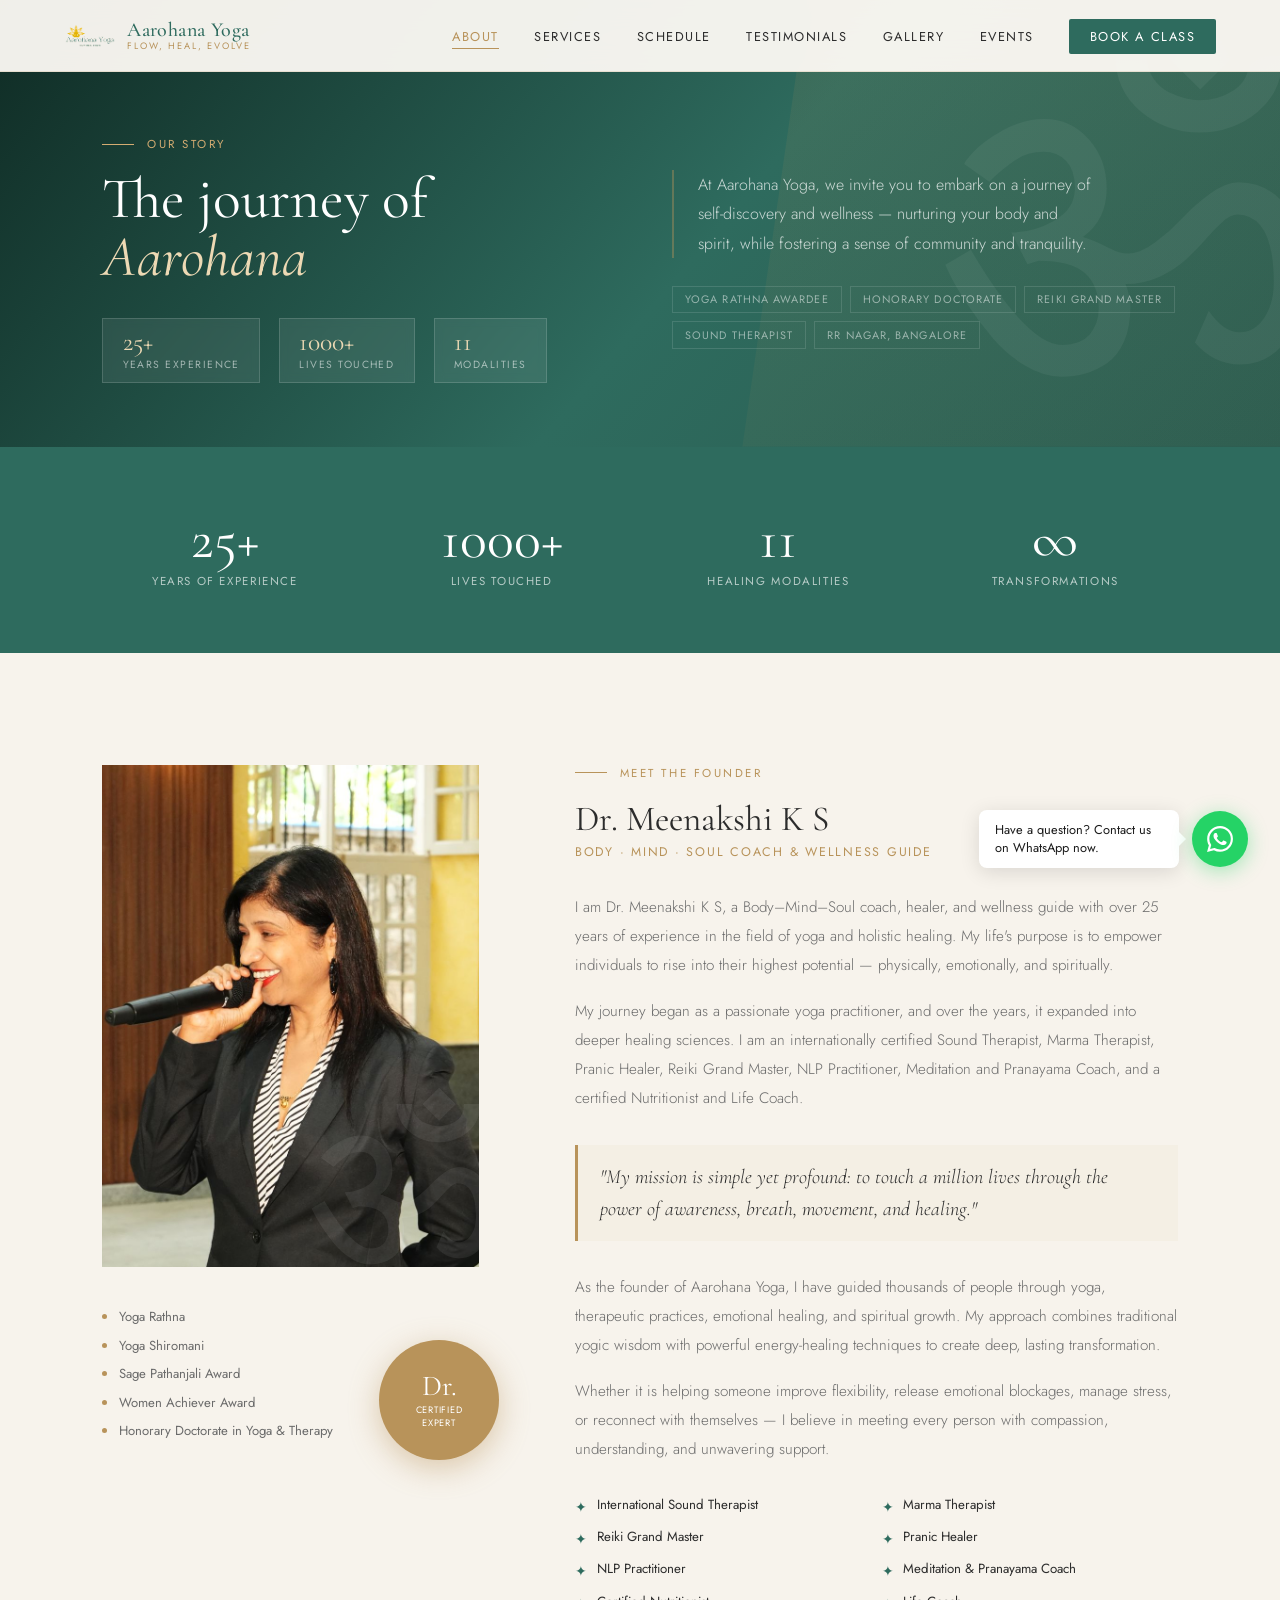
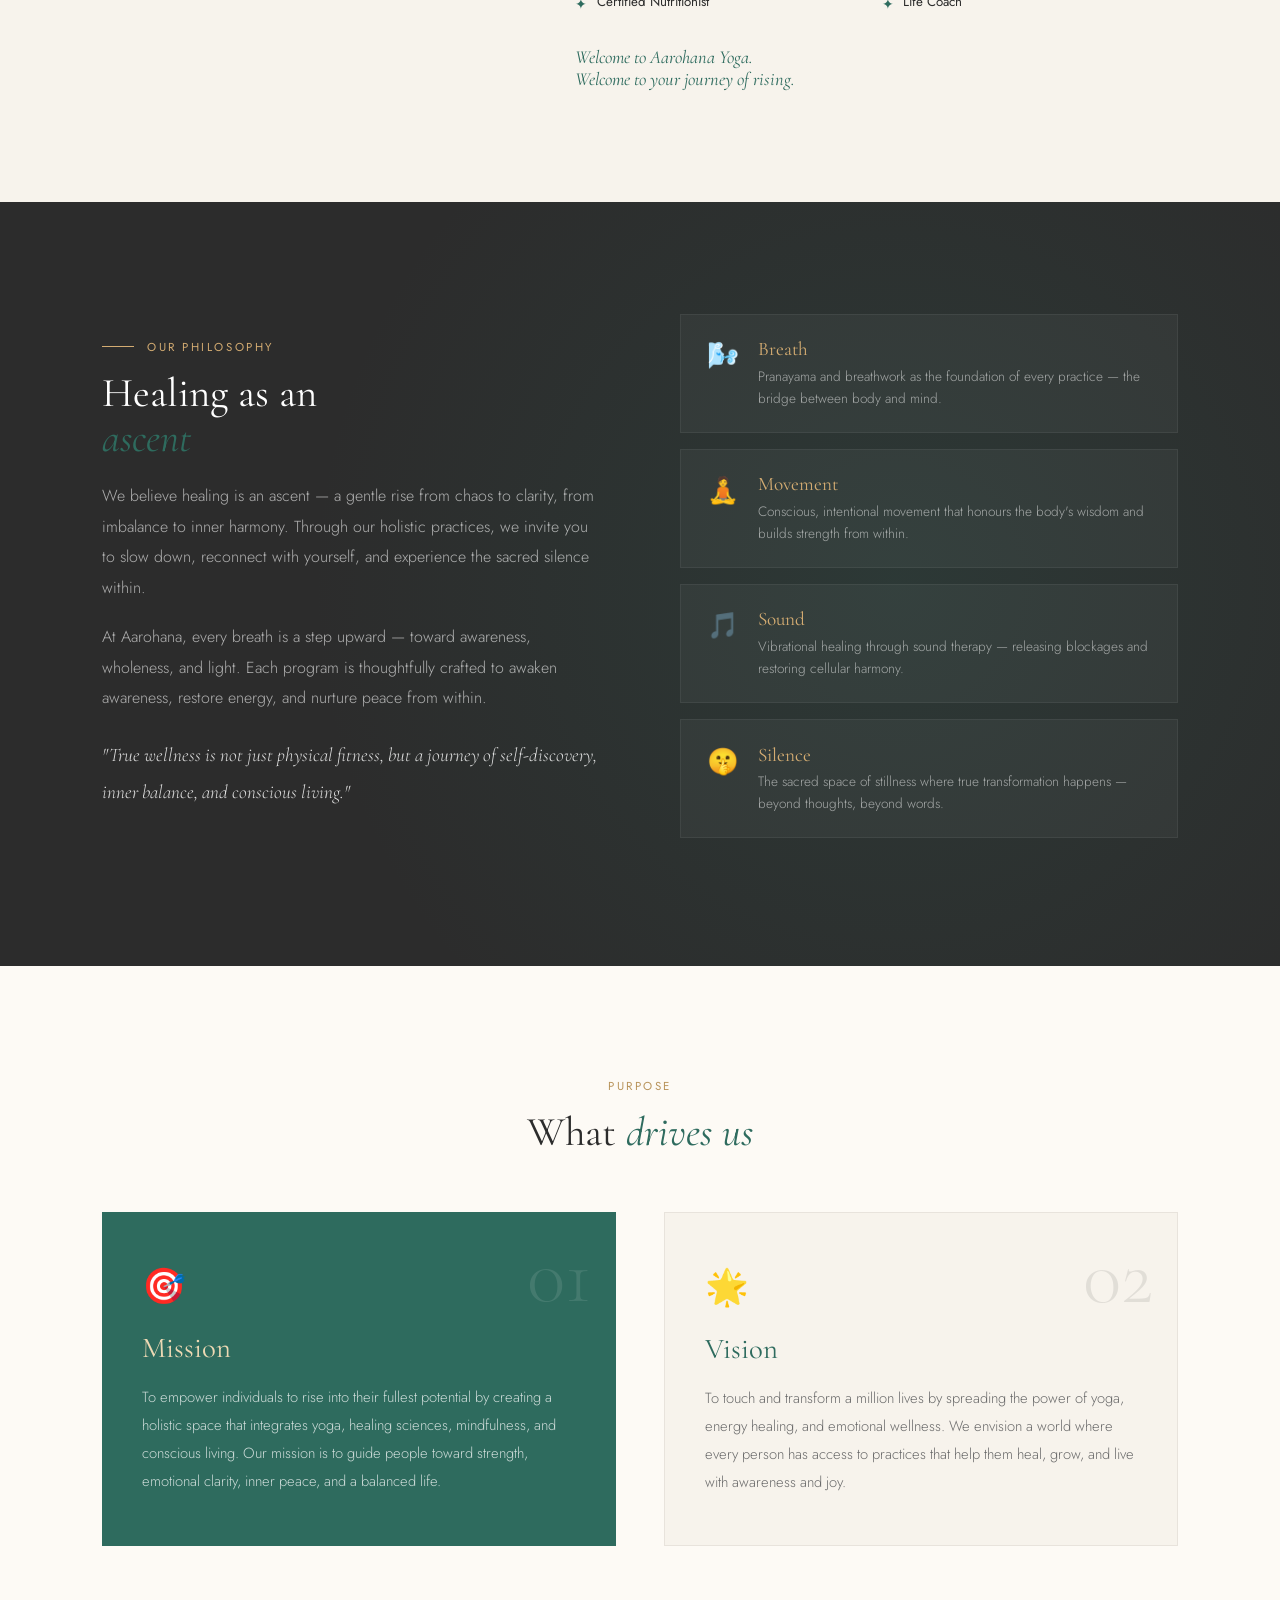
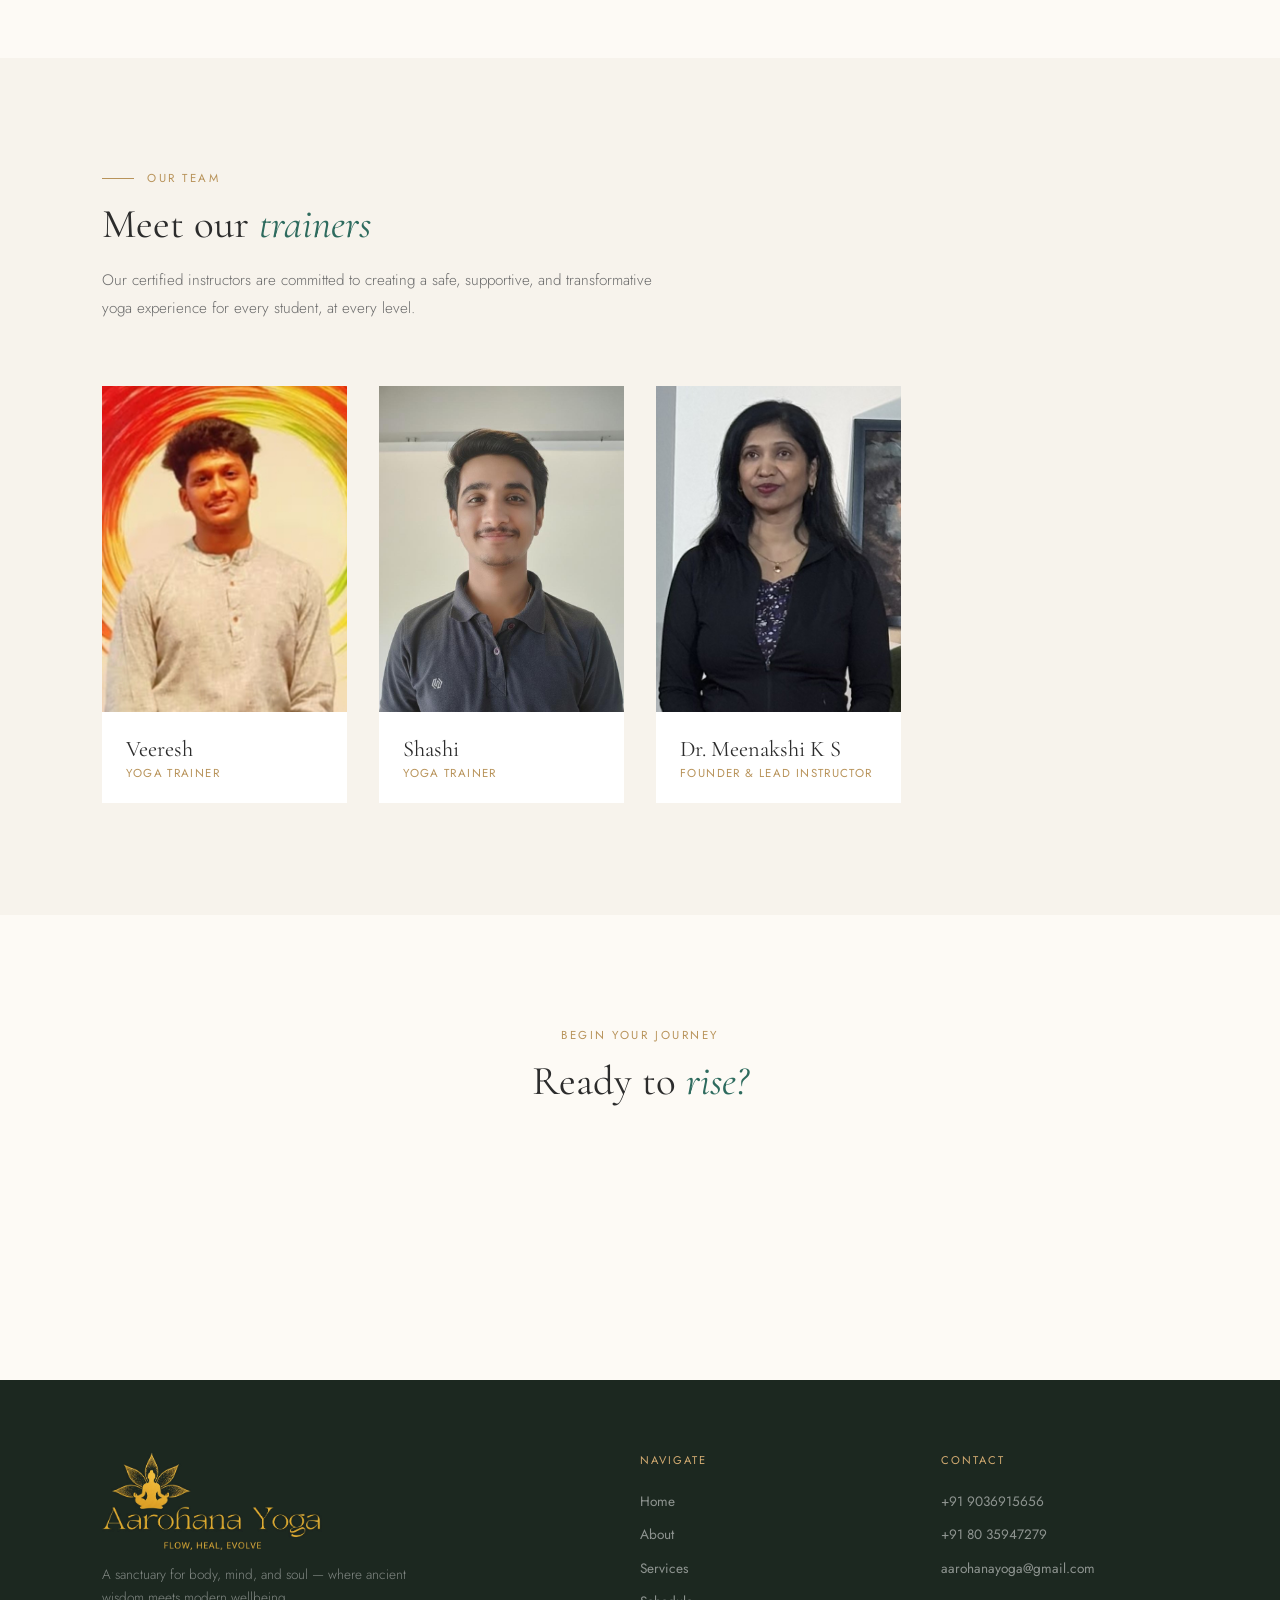
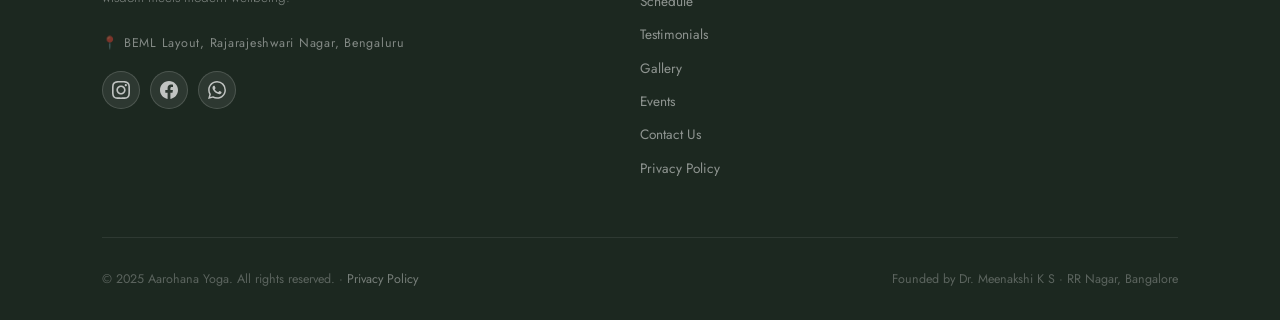
<file: pages/about.html>
<!DOCTYPE html>
<html lang="en">
<head>
  <meta charset="UTF-8"/>
  <meta name="viewport" content="width=device-width, initial-scale=1.0"/>
  <title>About Dr. Meenakshi K S | Aarohana Yoga, Bangalore</title>
  <link rel="icon" type="image/x-icon" href="../images/favicon.ico" />
  <link rel="icon" type="image/png" sizes="16x16" href="../images/favicon-16.png" />
  <link rel="icon" type="image/png" sizes="32x32" href="../images/favicon-32.png" />
  <link rel="icon" type="image/png" sizes="192x192" href="../images/favicon-192.png" />
  <link rel="icon" type="image/png" sizes="512x512" href="../images/favicon-512.png" />
  <link rel="apple-touch-icon" sizes="180x180" href="../images/apple-touch-icon.png" />

  <!-- SEO -->
  <meta name="description" content="Meet Dr. Meenakshi K S — founder of Aarohana Yoga, Yoga Ratna awardee, Sound Therapist, Reiki Grand Master and 25+ year holistic wellness expert in Bangalore."/>
  <meta name="keywords" content="Dr Meenakshi KS, Aarohana Yoga founder, yoga Bangalore, sound therapist, Reiki Grand Master, Yoga Ratna award"/>
  <link rel="canonical" href="https://vyshakprasad.github.io/Aarohana-Yoga/pages/about.html"/>

  <!-- Open Graph -->
  <meta property="og:type" content="profile"/>
  <meta property="og:url" content="https://vyshakprasad.github.io/Aarohana-Yoga/pages/about.html"/>
  <meta property="og:title" content="About Dr. Meenakshi K S | Aarohana Yoga"/>
  <meta property="og:description" content="Yoga Ratna awardee, Sound Therapist, Reiki Grand Master and Body·Mind·Soul Coach with 25+ years of holistic wellness experience in Bangalore."/>
  <meta property="og:image" content="https://vyshakprasad.github.io/Aarohana-Yoga/images/meenakshi-about.jpeg"/>
  <meta property="og:site_name" content="Aarohana Yoga"/>

  <!-- Twitter Card -->
  <meta name="twitter:card" content="summary_large_image"/>
  <meta name="twitter:title" content="About Dr. Meenakshi K S | Aarohana Yoga"/>
  <meta name="twitter:description" content="Yoga Ratna awardee, Sound Therapist, Reiki Grand Master and holistic wellness coach in Bangalore."/>
  <meta name="twitter:image" content="https://vyshakprasad.github.io/Aarohana-Yoga/images/meenakshi-about.jpeg"/>
  <meta name="description" content="Meet Dr. Meenakshi K S, founder of Aarohana Yoga — 25+ years in yoga, sound healing, and holistic wellness in RR Nagar, Bangalore."/>
  <link rel="preconnect" href="https://fonts.googleapis.com"/>
  <link rel="preconnect" href="https://fonts.gstatic.com" crossorigin/>
  <link href="https://fonts.googleapis.com/css2?family=Cormorant+Garamond:ital,wght@0,300;0,400;0,500;0,600;1,300;1,400&family=Jost:wght@300;400;500&display=swap" rel="stylesheet"/>
  <link rel="stylesheet" href="../css/main.css"/>
  <style>
    /* ── ABOUT PAGE SPECIFIC ── */
    section { padding: var(--section-pad); }

    /* Stats strip */
    #stats {
      background: var(--teal);
      padding: 4rem 8%;
      display: grid; grid-template-columns: repeat(4,1fr);
      gap: 2rem; text-align: center;
    }
    .stat-num { font-family: var(--font-serif); font-size: 3.5rem; color: white; line-height:1; margin-bottom:0.4rem; }
    .stat-label { font-size: 0.72rem; letter-spacing: 0.14em; text-transform: uppercase; color: rgba(255,255,255,0.65); }

    /* Founder */
    #founder {
      background: var(--cream);
      display: grid; grid-template-columns: 1fr 1.6fr;
      gap: 6rem; align-items: start;
    }
    .founder-img-frame {
      width: 100%; aspect-ratio: 3/4;
      background: linear-gradient(160deg, var(--teal-light), var(--teal));
      position: relative; overflow: hidden;
      display: flex; align-items: center; justify-content: center;
    }
    .founder-img-frame::before {
      content: 'ॐ'; font-size: 14rem; font-family: serif;
      color: rgba(255,255,255,0.07); position: absolute;
      bottom: -2rem; right: -1rem; line-height:1;
    }
    .founder-initials {
      font-family: var(--font-serif); font-size: 6rem;
      color: rgba(255,255,255,0.2); font-weight: 300; position: relative; z-index:2;
    }
    .founder-badge {
      position: absolute; bottom: -20px; right: -20px;
      width: 120px; height: 120px; background: var(--gold); border-radius: 50%;
      display: flex; flex-direction: column; align-items: center; justify-content: center;
      color: white; text-align: center; box-shadow: 0 8px 30px rgba(184,147,90,0.45);
    }
    .founder-badge .big { font-family: var(--font-serif); font-size: 1.8rem; line-height:1; }
    .founder-badge .small { font-size: 0.58rem; letter-spacing: 0.08em; text-transform: uppercase; margin-top:2px; }
    .founder-awards { margin-top: 2.5rem; display: flex; flex-direction: column; gap: 0.6rem; }
    .award-item { display: flex; align-items: center; gap: 0.7rem; font-size: 0.82rem; color: var(--mid-grey); }
    .award-dot { width: 5px; height: 5px; background: var(--gold); border-radius: 50%; flex-shrink:0; }
    .founder-name { font-family: var(--font-serif); font-size: 2.2rem; color: var(--charcoal); margin-bottom: 0.2rem; }
    .founder-title { font-size: 0.78rem; letter-spacing: 0.14em; text-transform: uppercase; color: var(--gold); margin-bottom: 2rem; }
    .founder-bio p { font-size: 0.95rem; line-height: 1.9; color: var(--mid-grey); margin-bottom: 1.1rem; font-weight: 300; }
    .founder-quote {
      border-left: 3px solid var(--gold); padding: 1rem 1.4rem;
      margin: 2rem 0; background: rgba(184,147,90,0.05);
    }
    .founder-quote p {
      font-family: var(--font-serif); font-size: 1.25rem;
      font-style: italic; color: var(--charcoal); line-height: 1.6; margin: 0;
    }
    .creds-grid { display: grid; grid-template-columns: 1fr 1fr; gap: 0.7rem; margin: 2rem 0; }
    .cred-item { display: flex; align-items: flex-start; gap: 0.6rem; font-size: 0.83rem; color: var(--charcoal); line-height: 1.4; }
    .cred-icon { color: var(--teal); flex-shrink:0; font-size: 0.9rem; margin-top: 1px; }

    /* Philosophy */
    #philosophy { background: var(--charcoal); color: white; position: relative; overflow:hidden; }
    #philosophy::before {
      content:''; position: absolute; inset:0;
      background: radial-gradient(circle at 70% 50%, rgba(46,107,94,0.2) 0%, transparent 60%);
    }
    .philosophy-inner { position: relative; z-index:2; display: grid; grid-template-columns: 1fr 1fr; gap: 5rem; align-items: center; }
    #philosophy .section-tag { color: var(--gold-light); }
    #philosophy .section-tag::before { background: var(--gold-light); }
    #philosophy .section-title { color: white; }
    .philosophy-text p { font-size: 1rem; line-height: 1.9; color: rgba(255,255,255,0.62); margin-bottom: 1.2rem; font-weight: 300; }
    .pillar {
      display: flex; gap: 1.2rem; align-items: flex-start;
      padding: 1.4rem 1.6rem; margin-bottom: 1rem;
      background: rgba(255,255,255,0.04); border: 1px solid rgba(255,255,255,0.06);
      transition: background 0.3s;
    }
    .pillar:hover { background: rgba(255,255,255,0.07); }
    .pillar-icon { font-size: 1.6rem; flex-shrink:0; }
    .pillar-title { font-family: var(--font-serif); font-size: 1.2rem; color: var(--gold-light); margin-bottom: 0.3rem; }
    .pillar-desc { font-size: 0.85rem; color: rgba(255,255,255,0.55); line-height: 1.6; font-weight: 300; }

    /* Mission / Vision */
    #mission-vision { background: var(--warm-white); }
    .mv-header { text-align:center; margin-bottom: 3.5rem; }
    .mv-header .section-tag { justify-content: center; }
    .mv-header .section-tag::before { display:none; }
    .mv-grid { display: grid; grid-template-columns: 1fr 1fr; gap: 3rem; }
    .mv-card { padding: 3rem 2.5rem; position: relative; overflow: hidden; transition: transform 0.3s; }
    .mv-card:hover { transform: translateY(-4px); }
    .mv-card-mission { background: var(--teal); color: white; }
    .mv-card-vision { background: var(--cream); border: 1px solid var(--light-grey); }
    .mv-card-num {
      position: absolute; top: 1.5rem; right: 1.5rem;
      font-family: var(--font-serif); font-size: 5rem;
      font-weight: 300; line-height:1; opacity: 0.1;
    }
    .mv-icon { font-size: 2.2rem; margin-bottom: 1.2rem; display: block; }
    .mv-title { font-family: var(--font-serif); font-size: 1.8rem; margin-bottom: 1.2rem; }
    .mv-card-mission .mv-title { color: var(--gold-pale); }
    .mv-card-vision .mv-title { color: var(--teal); }
    .mv-text { font-size: 0.92rem; line-height: 1.9; font-weight: 300; }
    .mv-card-mission .mv-text { color: rgba(255,255,255,0.75); }
    .mv-card-vision .mv-text { color: var(--mid-grey); }

    /* Trainers */
    #trainers { background: var(--cream); }
    .trainers-intro { max-width: 560px; margin-bottom: 4rem; }
    .trainers-intro p { font-size: 0.95rem; line-height: 1.8; color: var(--mid-grey); font-weight: 300; }
    .trainers-grid { display: grid; grid-template-columns: repeat(auto-fill, minmax(240px,1fr)); gap: 2rem; }
    .trainer-card { background: white; overflow: hidden; transition: box-shadow 0.3s, transform 0.3s; }
    .trainer-card:hover { box-shadow: 0 12px 40px rgba(0,0,0,0.1); transform: translateY(-4px); }
    .trainer-img {
      width: 100%; aspect-ratio: 3/4;
      background: linear-gradient(135deg, var(--teal-light), var(--teal));
      display: flex; align-items: center; justify-content: center;
      position: relative; overflow: hidden;
    }
    .trainer-img::before {
      content: attr(data-initials);
      font-family: var(--font-serif); font-size: 5rem;
      color: rgba(255,255,255,0.2); font-weight: 300;
    }
    .trainer-img img {
      width: 100%; height: 100%; object-fit: cover;
      position: absolute; inset: 0;
    }
    .trainer-info { padding: 1.4rem 1.5rem; }
    .trainer-name { font-family: var(--font-serif); font-size: 1.4rem; color: var(--charcoal); margin-bottom: 0.2rem; }
    .trainer-role { font-size: 0.72rem; letter-spacing: 0.12em; text-transform: uppercase; color: var(--gold); }

    /* CTA */
    #cta { background: var(--warm-white); text-align: center; }
    #cta .section-tag { justify-content: center; }
    #cta .section-tag::before { display:none; }
    #cta p { font-size: 0.95rem; color: var(--mid-grey); max-width: 480px; margin: 0 auto 2.5rem; line-height: 1.8; font-weight: 300; }
    .cta-buttons { display: flex; gap: 1rem; justify-content: center; flex-wrap: wrap; }

    /* Responsive */
    @media (max-width: 900px) {
      #founder { grid-template-columns: 1fr; gap: 3rem; }
      .founder-visual { max-width: 300px; }
      .creds-grid { grid-template-columns: 1fr; }
      .philosophy-inner { grid-template-columns: 1fr; gap: 3rem; }
      .mv-grid { grid-template-columns: 1fr; }
      #stats { grid-template-columns: repeat(2,1fr); }
      section { padding: var(--section-pad-sm); }
      #stats { padding: 3rem 5%; }
    }
  </style>
</head>
<body>

<nav id="navbar">
  <a href="../index.html" class="nav-logo">
    <img src="[data-uri]" alt="Aarohana Yoga" />
    <div class="nav-brand-text">
      <span class="nav-brand-name">Aarohana Yoga</span>
      <span class="nav-brand-tagline">Flow, Heal, Evolve</span>
    </div>
  </a>
  <ul class="nav-links">
    <li><a href="about.html" class="active">About</a></li>
    <li><a href="services.html">Services</a></li>
    <li><a href="../index.html#schedule">Schedule</a></li>
    <li><a href="../index.html#testimonials">Testimonials</a></li>
    <li><a href="gallery.html">Gallery</a></li>
    <li><a href="events.html">Events</a></li>
    <li><a href="../index.html#contact" class="nav-cta">Book a Class</a></li>
  </ul>
  <div class="hamburger" id="hamburger"><span></span><span></span><span></span></div>
</nav>
<div class="mobile-menu" id="mobileMenu">
  <a href="../index.html">Home</a>
  <a href="about.html">About</a>
  <a href="services.html">Services</a>
  <a href="../index.html#schedule">Schedule</a>
  <a href="../index.html#testimonials">Testimonials</a>
  <a href="gallery.html">Gallery</a>
  <a href="events.html">Events</a>
  <a href="../index.html#contact">Book a Class</a>
</div>

<!-- PAGE HERO -->
<div class="page-hero">
  <div class="page-hero-left">
    <div class="page-hero-tag">Our Story</div>
    <h1>The journey of<br><em>Aarohana</em></h1>
    <div class="hero-stat-row">
      <div class="hero-stat-pill"><strong>25+</strong><span>Years Experience</span></div>
      <div class="hero-stat-pill"><strong>1000+</strong><span>Lives Touched</span></div>
      <div class="hero-stat-pill"><strong>11</strong><span>Modalities</span></div>
    </div>
  </div>
  <div class="page-hero-right">
    <p class="page-hero-desc">At Aarohana Yoga, we invite you to embark on a journey of self-discovery and wellness — nurturing your body and spirit, while fostering a sense of community and tranquility.</p>
    <div class="hero-tag-row">
      <span class="hero-tag-pill">Yoga Rathna Awardee</span>
      <span class="hero-tag-pill">Honorary Doctorate</span>
      <span class="hero-tag-pill">Reiki Grand Master</span>
      <span class="hero-tag-pill">Sound Therapist</span>
      <span class="hero-tag-pill">RR Nagar, Bangalore</span>
    </div>
  </div>
  <div class="hero-om">ॐ</div>
</div>

<!-- STATS -->
<div id="stats">
  <div class="reveal"><div class="stat-num">25+</div><div class="stat-label">Years of Experience</div></div>
  <div class="reveal"><div class="stat-num">1000+</div><div class="stat-label">Lives Touched</div></div>
  <div class="reveal"><div class="stat-num">11</div><div class="stat-label">Healing Modalities</div></div>
  <div class="reveal"><div class="stat-num">∞</div><div class="stat-label">Transformations</div></div>
</div>

<!-- FOUNDER -->
<section id="founder">
  <div class="founder-visual reveal" style="position:relative">
    <div class="founder-img-frame">
      <img src="../images/meenakshi.jpeg" alt="Dr. Meenakshi K S" style="width:100%;height:100%;object-fit:cover;object-position:center top;" />
    </div>
    <div class="founder-badge"><span class="big">Dr.</span><span class="small">Certified<br>Expert</span></div>
    <div class="founder-awards">
      <div class="award-item"><span class="award-dot"></span> Yoga Rathna</div>
      <div class="award-item"><span class="award-dot"></span> Yoga Shiromani</div>
      <div class="award-item"><span class="award-dot"></span> Sage Pathanjali Award</div>
      <div class="award-item"><span class="award-dot"></span> Women Achiever Award</div>
      <div class="award-item"><span class="award-dot"></span> Honorary Doctorate in Yoga & Therapy</div>
    </div>
  </div>
  <div class="founder-content reveal">
    <div class="section-tag">Meet the Founder</div>
    <div class="founder-name">Dr. Meenakshi K S</div>
    <div class="founder-title">Body · Mind · Soul Coach & Wellness Guide</div>
    <div class="founder-bio">
      <p>I am Dr. Meenakshi K S, a Body–Mind–Soul coach, healer, and wellness guide with over 25 years of experience in the field of yoga and holistic healing. My life's purpose is to empower individuals to rise into their highest potential — physically, emotionally, and spiritually.</p>
      <p>My journey began as a passionate yoga practitioner, and over the years, it expanded into deeper healing sciences. I am an internationally certified Sound Therapist, Marma Therapist, Pranic Healer, Reiki Grand Master, NLP Practitioner, Meditation and Pranayama Coach, and a certified Nutritionist and Life Coach.</p>
      <div class="founder-quote"><p>"My mission is simple yet profound: to touch a million lives through the power of awareness, breath, movement, and healing."</p></div>
      <p>As the founder of Aarohana Yoga, I have guided thousands of people through yoga, therapeutic practices, emotional healing, and spiritual growth. My approach combines traditional yogic wisdom with powerful energy-healing techniques to create deep, lasting transformation.</p>
      <p>Whether it is helping someone improve flexibility, release emotional blockages, manage stress, or reconnect with themselves — I believe in meeting every person with compassion, understanding, and unwavering support.</p>
    </div>
    <div class="creds-grid">
      <div class="cred-item"><span class="cred-icon">✦</span> International Sound Therapist</div>
      <div class="cred-item"><span class="cred-icon">✦</span> Marma Therapist</div>
      <div class="cred-item"><span class="cred-icon">✦</span> Reiki Grand Master</div>
      <div class="cred-item"><span class="cred-icon">✦</span> Pranic Healer</div>
      <div class="cred-item"><span class="cred-icon">✦</span> NLP Practitioner</div>
      <div class="cred-item"><span class="cred-icon">✦</span> Meditation & Pranayama Coach</div>
      <div class="cred-item"><span class="cred-icon">✦</span> Certified Nutritionist</div>
      <div class="cred-item"><span class="cred-icon">✦</span> Life Coach</div>
    </div>
    <p style="font-family:var(--font-serif);font-size:1.15rem;font-style:italic;color:var(--teal);margin-top:1.5rem;">Welcome to Aarohana Yoga.<br>Welcome to your journey of rising.</p>
  </div>
</section>

<!-- PHILOSOPHY -->
<section id="philosophy">
  <div class="philosophy-inner">
    <div class="philosophy-text reveal">
      <div class="section-tag">Our Philosophy</div>
      <h2 class="section-title">Healing as an<br><em>ascent</em></h2>
      <p>We believe healing is an ascent — a gentle rise from chaos to clarity, from imbalance to inner harmony. Through our holistic practices, we invite you to slow down, reconnect with yourself, and experience the sacred silence within.</p>
      <p>At Aarohana, every breath is a step upward — toward awareness, wholeness, and light. Each program is thoughtfully crafted to awaken awareness, restore energy, and nurture peace from within.</p>
      <p style="font-family:var(--font-serif);font-size:1.2rem;font-style:italic;color:rgba(255,255,255,0.85);margin-top:1.5rem;">"True wellness is not just physical fitness, but a journey of self-discovery, inner balance, and conscious living."</p>
    </div>
    <div class="reveal">
      <div class="pillar"><span class="pillar-icon">🌬️</span><div><div class="pillar-title">Breath</div><p class="pillar-desc">Pranayama and breathwork as the foundation of every practice — the bridge between body and mind.</p></div></div>
      <div class="pillar"><span class="pillar-icon">🧘</span><div><div class="pillar-title">Movement</div><p class="pillar-desc">Conscious, intentional movement that honours the body's wisdom and builds strength from within.</p></div></div>
      <div class="pillar"><span class="pillar-icon">🎵</span><div><div class="pillar-title">Sound</div><p class="pillar-desc">Vibrational healing through sound therapy — releasing blockages and restoring cellular harmony.</p></div></div>
      <div class="pillar"><span class="pillar-icon">🤫</span><div><div class="pillar-title">Silence</div><p class="pillar-desc">The sacred space of stillness where true transformation happens — beyond thoughts, beyond words.</p></div></div>
    </div>
  </div>
</section>

<!-- MISSION & VISION -->
<section id="mission-vision">
  <div class="mv-header reveal">
    <div class="section-tag">Purpose</div>
    <h2 class="section-title">What <em>drives us</em></h2>
  </div>
  <div class="mv-grid">
    <div class="mv-card mv-card-mission reveal">
      <span class="mv-card-num">01</span>
      <span class="mv-icon">🎯</span>
      <div class="mv-title">Mission</div>
      <p class="mv-text">To empower individuals to rise into their fullest potential by creating a holistic space that integrates yoga, healing sciences, mindfulness, and conscious living. Our mission is to guide people toward strength, emotional clarity, inner peace, and a balanced life.</p>
    </div>
    <div class="mv-card mv-card-vision reveal">
      <span class="mv-card-num">02</span>
      <span class="mv-icon">🌟</span>
      <div class="mv-title">Vision</div>
      <p class="mv-text">To touch and transform a million lives by spreading the power of yoga, energy healing, and emotional wellness. We envision a world where every person has access to practices that help them heal, grow, and live with awareness and joy.</p>
    </div>
  </div>
</section>

<!-- TRAINERS -->
<section id="trainers">
  <div class="trainers-intro reveal">
    <div class="section-tag">Our Team</div>
    <h2 class="section-title">Meet our <em>trainers</em></h2>
    <p>Our certified instructors are committed to creating a safe, supportive, and transformative yoga experience for every student, at every level.</p>
  </div>
  <div class="trainers-grid">
    <div class="trainer-card reveal">
      <div class="trainer-img" data-initials="V">
        <img src="../images/veeresh.jpg" alt="Veeresh" onerror="this.style.display='none'"/>
      </div>
      <div class="trainer-info"><div class="trainer-name">Veeresh</div><div class="trainer-role">Yoga Trainer</div></div>
    </div>
    <div class="trainer-card reveal">
      <div class="trainer-img" data-initials="S">
        <img src="../images/shashi.jpeg" alt="Shashi" onerror="this.style.display='none'"/>
      </div>
      <div class="trainer-info"><div class="trainer-name">Shashi</div><div class="trainer-role">Yoga Trainer</div></div>
    </div>
    <div class="trainer-card reveal">
      <div class="trainer-img" data-initials="MKS">
        <img src="../images/meenakshi-about.jpeg" alt="Dr. Meenakshi K S" />
      </div>
      <div class="trainer-info"><div class="trainer-name">Dr. Meenakshi K S</div><div class="trainer-role">Founder & Lead Instructor</div></div>
    </div>
  </div>
</section>

<!-- CTA -->
<section id="cta">
  <div class="section-tag reveal">Begin your journey</div>
  <h2 class="section-title reveal">Ready to <em>rise?</em></h2>
  <p class="reveal">Join us at Aarohana Yoga and take the first step toward a healthier, more balanced, and deeply fulfilling life.</p>
  <div class="cta-buttons reveal">
    <a href="../index.html#contact" class="btn-primary">Book a Trial Class</a>
    <a href="services.html" class="btn-outline">Explore Services</a>
  </div>
</section>

<footer>
  <div class="footer-grid">
    <div>
      <div class="footer-brand">
        <img src="../images/logo-footer.png" alt="Aarohana Yoga" class="footer-logo-img" />
      </div>
      <p class="footer-tagline">A sanctuary for body, mind, and soul — where ancient wisdom meets modern wellbeing.</p>
      <p style="font-size:0.78rem;color:rgba(255,255,255,0.3);letter-spacing:0.06em;margin-bottom:1.2rem"><a href="https://maps.app.goo.gl/eXLF6SVuVMaBg3pB6" target="_blank" rel="noopener noreferrer" style="color:rgba(255,255,255,0.45);text-decoration:none;">📍 BEML Layout, Rajarajeshwari Nagar, Bengaluru</a></p>
      <div class="footer-social">
        <a href="https://www.instagram.com/aarohanayoga" target="_blank" class="footer-social-btn" title="Instagram" rel="noopener noreferrer"><svg xmlns="http://www.w3.org/2000/svg" viewBox="0 0 24 24" width="18" height="18"><path fill="rgba(255,255,255,0.7)" d="M12 2.163c3.204 0 3.584.012 4.85.07 3.252.148 4.771 1.691 4.919 4.919.058 1.265.069 1.645.069 4.849 0 3.205-.012 3.584-.069 4.849-.149 3.225-1.664 4.771-4.919 4.919-1.266.058-1.644.07-4.85.07-3.204 0-3.584-.012-4.849-.07-3.26-.149-4.771-1.699-4.919-4.92-.058-1.265-.07-1.644-.07-4.849 0-3.204.013-3.583.07-4.849.149-3.227 1.664-4.771 4.919-4.919 1.266-.057 1.645-.069 4.849-.069zm0-2.163c-3.259 0-3.667.014-4.947.072-4.358.2-6.78 2.618-6.98 6.98-.059 1.281-.073 1.689-.073 4.948 0 3.259.014 3.668.072 4.948.2 4.358 2.618 6.78 6.98 6.98 1.281.058 1.689.072 4.948.072 3.259 0 3.668-.014 4.948-.072 4.354-.2 6.782-2.618 6.979-6.98.059-1.28.073-1.689.073-4.948 0-3.259-.014-3.667-.072-4.947-.196-4.354-2.617-6.78-6.979-6.98-1.281-.059-1.69-.073-4.949-.073zm0 5.838c-3.403 0-6.162 2.759-6.162 6.162s2.759 6.163 6.162 6.163 6.162-2.759 6.162-6.163c0-3.403-2.759-6.162-6.162-6.162zm0 10.162c-2.209 0-4-1.79-4-4 0-2.209 1.791-4 4-4s4 1.791 4 4c0 2.21-1.791 4-4 4zm6.406-11.845c-.796 0-1.441.645-1.441 1.44s.645 1.44 1.441 1.44c.795 0 1.439-.645 1.439-1.44s-.644-1.44-1.439-1.44z"/></svg></a>
        <a href="https://www.facebook.com/share/173X7oMKS6/" target="_blank" class="footer-social-btn" title="Facebook" rel="noopener noreferrer"><svg xmlns="http://www.w3.org/2000/svg" viewBox="0 0 24 24" width="18" height="18"><path fill="rgba(255,255,255,0.7)" d="M24 12.073c0-6.627-5.373-12-12-12s-12 5.373-12 12c0 5.99 4.388 10.954 10.125 11.854v-8.385H7.078v-3.47h3.047V9.43c0-3.007 1.792-4.669 4.533-4.669 1.312 0 2.686.235 2.686.235v2.953H15.83c-1.491 0-1.956.925-1.956 1.874v2.25h3.328l-.532 3.47h-2.796v8.385C19.612 23.027 24 18.062 24 12.073z"/></svg></a>
        <a href="http://wa.me/919036915656?text=Hi%2C+I%27d+like+to+book+a+trial+class+at+Aarohana+Yoga.+Could+you+please+share+the+available+timings%3F+Could+you+please+share+the+available+timings%3F" target="_blank" class="footer-social-btn" title="WhatsApp" rel="noopener noreferrer"><svg xmlns="http://www.w3.org/2000/svg" viewBox="0 0 24 24" width="18" height="18"><path fill="rgba(255,255,255,0.7)" d="M17.472 14.382c-.297-.149-1.758-.867-2.03-.967-.273-.099-.471-.148-.67.15-.197.297-.767.966-.94 1.164-.173.199-.347.223-.644.075-.297-.15-1.255-.463-2.39-1.475-.883-.788-1.48-1.761-1.653-2.059-.173-.297-.018-.458.13-.606.134-.133.298-.347.446-.52.149-.174.198-.298.298-.497.099-.198.05-.371-.025-.52-.075-.149-.669-1.612-.916-2.207-.242-.579-.487-.5-.669-.51-.173-.008-.371-.01-.57-.01-.198 0-.52.074-.792.372-.272.297-1.04 1.016-1.04 2.479 0 1.462 1.065 2.875 1.213 3.074.149.198 2.096 3.2 5.077 4.487.709.306 1.262.489 1.694.625.712.227 1.36.195 1.871.118.571-.085 1.758-.719 2.006-1.413.248-.694.248-1.289.173-1.413-.074-.124-.272-.198-.57-.347m-5.421 7.403h-.004a9.87 9.87 0 01-5.031-1.378l-.361-.214-3.741.982.998-3.648-.235-.374a9.86 9.86 0 01-1.51-5.26c.001-5.45 4.436-9.884 9.888-9.884 2.64 0 5.122 1.03 6.988 2.898a9.825 9.825 0 012.893 6.994c-.003 5.45-4.437 9.884-9.885 9.884m8.413-18.297A11.815 11.815 0 0012.05 0C5.495 0 .16 5.335.157 11.892c0 2.096.547 4.142 1.588 5.945L.057 24l6.305-1.654a11.882 11.882 0 005.683 1.448h.005c6.554 0 11.89-5.335 11.893-11.893a11.821 11.821 0 00-3.48-8.413z"/></svg></a>
      </div>
    </div>
    <div>
      <div class="footer-col-title">Navigate</div>
      <ul class="footer-links">
        <li><a href="../index.html">Home</a></li>
        <li><a href="about.html">About</a></li>
        <li><a href="services.html">Services</a></li>
        <li><a href="../index.html#schedule">Schedule</a></li>
        <li><a href="../index.html#testimonials">Testimonials</a></li>
        <li><a href="gallery.html">Gallery</a></li>
        <li><a href="events.html">Events</a></li>
        <li><a href="../index.html#contact">Contact Us</a></li>
        <li><a href="privacy.html">Privacy Policy</a></li>
      </ul>
    </div>
    <div>
      <div class="footer-col-title">Contact</div>
      <ul class="footer-links">
        <li><a href="tel:+919036915656">+91 9036915656</a></li>
        <li><a href="tel:+918035947279">+91 80 35947279</a></li>
        <li><a href="mailto:aarohanayoga@gmail.com">aarohanayoga@gmail.com</a></li>
      </ul>
    </div>
  </div>
  <div class="footer-bottom">
    <span>© 2025 Aarohana Yoga. All rights reserved. · <a href="privacy.html" style="color:rgba(255,255,255,0.4);text-decoration:none;">Privacy Policy</a></span>
    <span>Founded by Dr. Meenakshi K S · RR Nagar, Bangalore</span>
  </div>
</footer>
<div class="wa-wrapper">
  <div class="wa-tooltip" id="waTooltip">
    <span>Have a question? Contact us on WhatsApp now.</span>
    <div class="wa-tooltip-arrow"></div>
  </div>
  <a href="http://wa.me/919036915656?text=Hi%2C+I+visited+the+Aarohana+Yoga+website+and+I%27d+love+to+know+more+about+your+classes+and+services.+Could+you+please+help+me%3F" class="wa-float" target="_blank" title="Chat on WhatsApp">
    <svg xmlns="http://www.w3.org/2000/svg" viewBox="0 0 24 24" width="26" height="26" fill="white"><path d="M17.472 14.382c-.297-.149-1.758-.867-2.03-.967-.273-.099-.471-.148-.67.15-.197.297-.767.966-.94 1.164-.173.199-.347.223-.644.075-.297-.15-1.255-.463-2.39-1.475-.883-.788-1.48-1.761-1.653-2.059-.173-.297-.018-.458.13-.606.134-.133.298-.347.446-.52.149-.174.198-.298.298-.497.099-.198.05-.371-.025-.52-.075-.149-.669-1.612-.916-2.207-.242-.579-.487-.5-.669-.51-.173-.008-.371-.01-.57-.01-.198 0-.52.074-.792.372-.272.297-1.04 1.016-1.04 2.479 0 1.462 1.065 2.875 1.213 3.074.149.198 2.096 3.2 5.077 4.487.709.306 1.262.489 1.694.625.712.227 1.36.195 1.871.118.571-.085 1.758-.719 2.006-1.413.248-.694.248-1.289.173-1.413-.074-.124-.272-.198-.57-.347m-5.421 7.403h-.004a9.87 9.87 0 01-5.031-1.378l-.361-.214-3.741.982.998-3.648-.235-.374a9.86 9.86 0 01-1.51-5.26c.001-5.45 4.436-9.884 9.888-9.884 2.64 0 5.122 1.03 6.988 2.898a9.825 9.825 0 012.893 6.994c-.003 5.45-4.437 9.884-9.885 9.884m8.413-18.297A11.815 11.815 0 0012.05 0C5.495 0 .16 5.335.157 11.892c0 2.096.547 4.142 1.588 5.945L.057 24l6.305-1.654a11.882 11.882 0 005.683 1.448h.005c6.554 0 11.89-5.335 11.893-11.893a11.821 11.821 0 00-3.48-8.413z"/></svg>
  </a>
</div>

<script src="../js/main.js"></script>
</body>
</html>
</file>
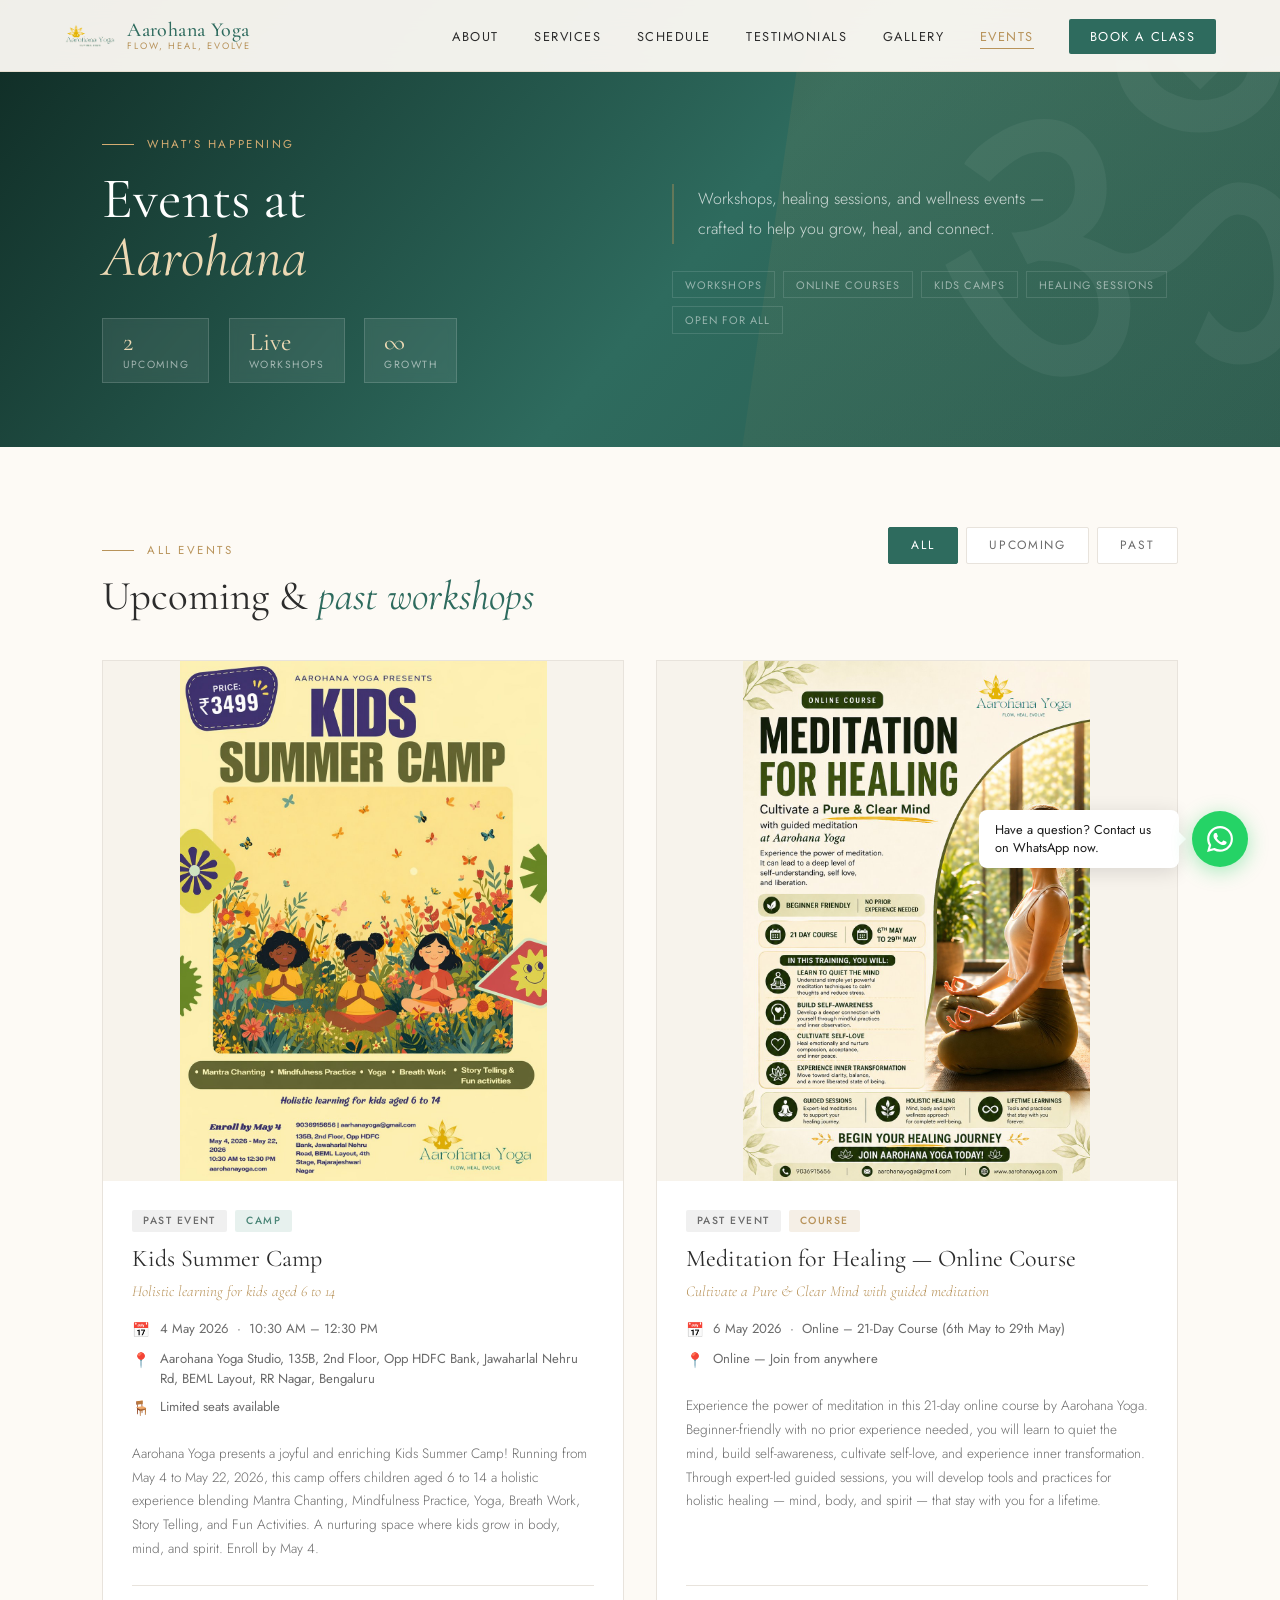
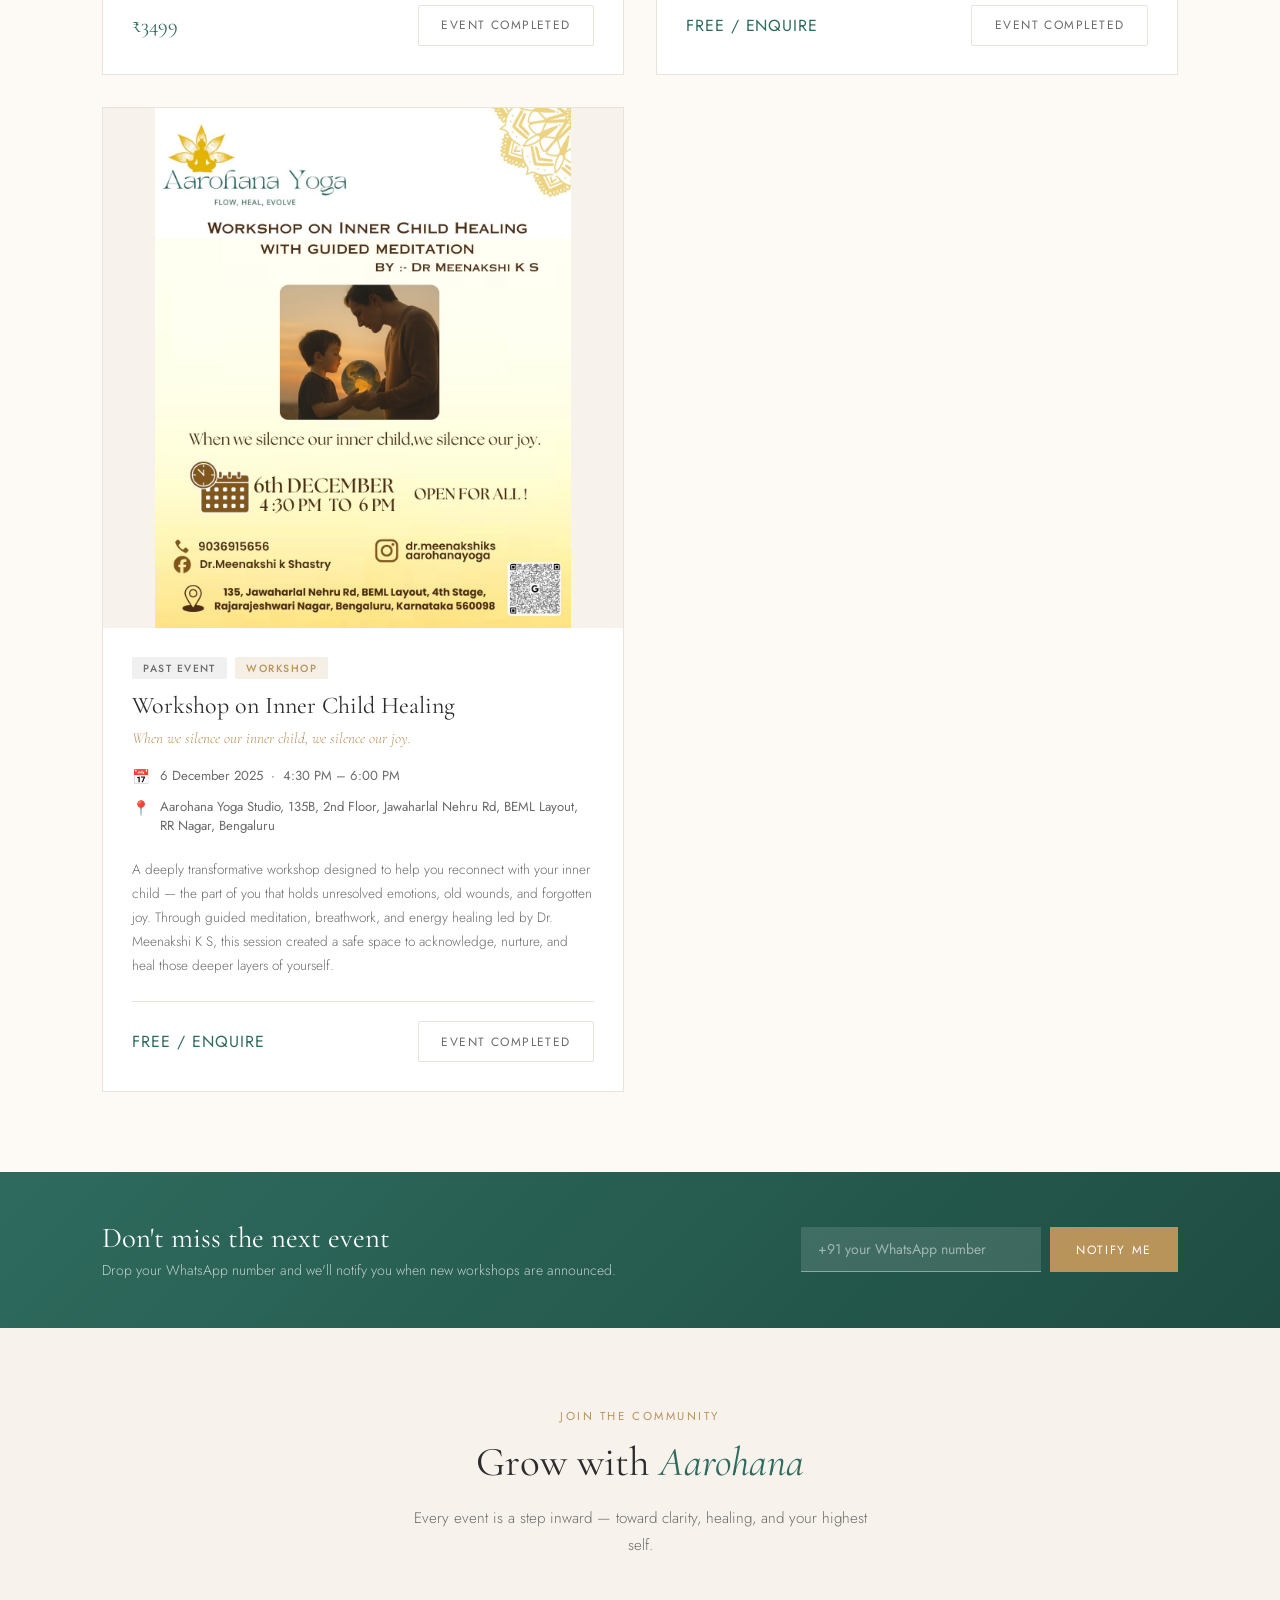
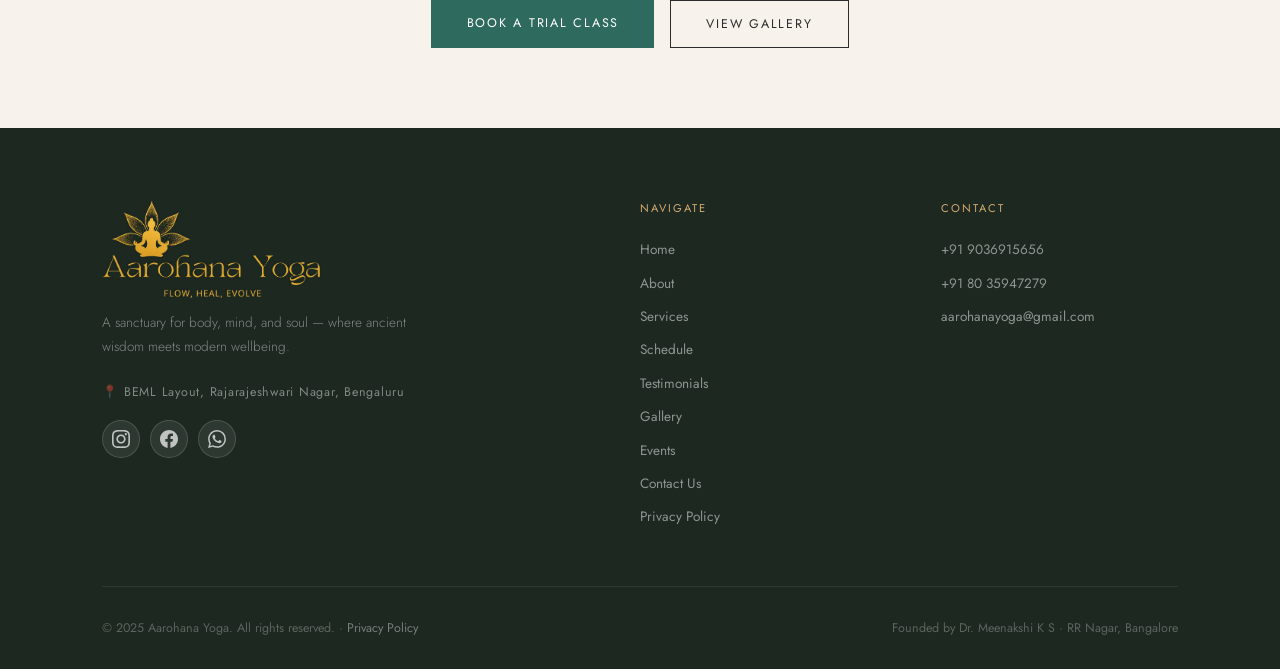
<file: pages/events.html>
<!DOCTYPE html>
<html lang="en">
<head>
  <meta charset="UTF-8"/>
  <meta name="viewport" content="width=device-width, initial-scale=1.0"/>
  <title>Events & Workshops | Aarohana Yoga, Bangalore</title>
  <link rel="icon" type="image/x-icon" href="../images/favicon.ico" />
  <link rel="icon" type="image/png" sizes="16x16" href="../images/favicon-16.png" />
  <link rel="icon" type="image/png" sizes="32x32" href="../images/favicon-32.png" />
  <link rel="icon" type="image/png" sizes="192x192" href="../images/favicon-192.png" />
  <link rel="icon" type="image/png" sizes="512x512" href="../images/favicon-512.png" />
  <link rel="apple-touch-icon" sizes="180x180" href="../images/apple-touch-icon.png" />

  <!-- SEO -->
  <meta name="description" content="Upcoming workshops, healing sessions and wellness events at Aarohana Yoga, RR Nagar, Bangalore. Kids Summer Camp, Meditation for Healing and more by Dr. Meenakshi K S."/>
  <meta name="keywords" content="yoga events Bangalore, yoga workshop RR Nagar, kids summer camp yoga, meditation healing online, Aarohana Yoga events"/>
  <link rel="canonical" href="https://vyshakprasad.github.io/Aarohana-Yoga/pages/events.html"/>

  <!-- Open Graph -->
  <meta property="og:type" content="website"/>
  <meta property="og:url" content="https://vyshakprasad.github.io/Aarohana-Yoga/pages/events.html"/>
  <meta property="og:title" content="Events & Workshops | Aarohana Yoga, Bangalore"/>
  <meta property="og:description" content="Kids Summer Camp, Meditation for Healing (online) and more upcoming events at Aarohana Yoga, Bangalore."/>
  <meta property="og:image" content="https://vyshakprasad.github.io/Aarohana-Yoga/images/event-kids-summer-camp.png"/>
  <meta property="og:site_name" content="Aarohana Yoga"/>

  <!-- Twitter Card -->
  <meta name="twitter:card" content="summary_large_image"/>
  <meta name="twitter:title" content="Events & Workshops | Aarohana Yoga, Bangalore"/>
  <meta name="twitter:description" content="Upcoming yoga workshops and healing events at Aarohana Yoga, Bangalore."/>
  <meta name="twitter:image" content="https://vyshakprasad.github.io/Aarohana-Yoga/images/event-kids-summer-camp.png"/>
  <link rel="preconnect" href="https://fonts.googleapis.com"/>
  <link rel="preconnect" href="https://fonts.gstatic.com" crossorigin/>
  <link href="https://fonts.googleapis.com/css2?family=Cormorant+Garamond:ital,wght@0,300;0,400;0,500;0,600;1,300;1,400&family=Jost:wght@300;400;500&display=swap" rel="stylesheet"/>
  <link rel="stylesheet" href="../css/main.css"/>
  <link rel="icon" type="image/x-icon" href="../images/favicon.ico" />
  <link rel="icon" type="image/png" sizes="16x16" href="../images/favicon-16.png" />
  <link rel="icon" type="image/png" sizes="32x32" href="../images/favicon-32.png" />
  <link rel="icon" type="image/png" sizes="192x192" href="../images/favicon-192.png" />
  <link rel="icon" type="image/png" sizes="512x512" href="../images/favicon-512.png" />
  <link rel="apple-touch-icon" sizes="180x180" href="../images/apple-touch-icon.png" />
  <style>
    /* ── EVENTS PAGE ── */
    #events-main { padding: 5rem 8%; background: var(--warm-white); min-height: 60vh; }

    /* Filter tabs */
    .events-filter {
      display: flex; gap: 0.5rem; margin-bottom: 3.5rem; flex-wrap: wrap;
    }
    .events-filter-btn {
      font-family: var(--font-sans); font-size: 0.75rem;
      letter-spacing: 0.14em; text-transform: uppercase;
      padding: 0.55rem 1.4rem; border: 1px solid var(--light-grey);
      background: white; color: var(--mid-grey);
      cursor: pointer; transition: all 0.25s; border-radius: 2px;
    }
    .events-filter-btn:hover { border-color: var(--gold); color: var(--gold); }
    .events-filter-btn.active { background: var(--teal); border-color: var(--teal); color: white; }

    /* Events grid */
    .events-grid {
      display: grid;
      grid-template-columns: repeat(auto-fill, minmax(340px, 1fr));
      gap: 2rem;
    }

    /* Event card */
    .event-card {
      background: white;
      border: 1px solid var(--light-grey);
      overflow: hidden;
      transition: box-shadow 0.3s, transform 0.3s;
      display: flex; flex-direction: column;
    }
    .event-card:hover { box-shadow: 0 12px 40px rgba(0,0,0,0.08); transform: translateY(-3px); }

    .event-card-img {
      width: 100%; height: clamp(380px, 44vw, 520px);
      object-fit: contain; display: block;
      background: var(--cream);
    }
    .event-card-img-placeholder {
      width: 100%; height: 200px;
      background: linear-gradient(135deg, var(--teal), #1f4d43);
      display: flex; align-items: center; justify-content: center;
      font-size: 4rem; position: relative; overflow: hidden;
    }
    .event-card-img-placeholder::before {
      content: 'ॐ'; font-family: serif; font-size: 10rem;
      color: rgba(255,255,255,0.06); position: absolute;
      bottom: -2rem; right: -1rem; line-height: 1;
    }

    .event-card-body { padding: 1.8rem; flex: 1; display: flex; flex-direction: column; }

    .event-meta {
      display: flex; align-items: center; gap: 0.5rem;
      margin-bottom: 0.8rem; flex-wrap: wrap;
    }
    .event-badge {
      font-size: 0.65rem; letter-spacing: 0.14em; text-transform: uppercase;
      padding: 0.22rem 0.7rem; border-radius: 2px; font-weight: 500;
    }
    .badge-upcoming { background: rgba(46,107,94,0.12); color: var(--teal); }
    .badge-past     { background: rgba(44,44,44,0.07); color: var(--mid-grey); }
    .badge-workshop { background: rgba(184,147,90,0.15); color: var(--gold); }
    .badge-retreat  { background: rgba(46,107,94,0.12); color: var(--teal); }
    .badge-class    { background: rgba(74,133,119,0.12); color: var(--teal-mid); }
    .badge-camp     { background: rgba(122,175,159,0.18); color: var(--teal-mid); }
    .badge-course   { background: rgba(184,147,90,0.15); color: var(--gold); }

    .event-title {
      font-family: var(--font-serif); font-size: 1.5rem;
      color: var(--charcoal); line-height: 1.2; margin-bottom: 0.5rem;
    }
    .event-tagline {
      font-family: var(--font-serif); font-size: 0.95rem; font-style: italic;
      color: var(--gold); margin-bottom: 1.2rem; font-weight: 300;
    }

    .event-details { display: flex; flex-direction: column; gap: 0.5rem; margin-bottom: 1.4rem; }
    .event-detail {
      display: flex; align-items: flex-start; gap: 0.6rem;
      font-size: 0.82rem; color: var(--mid-grey); line-height: 1.5;
    }
    .event-detail-icon { font-size: 0.9rem; flex-shrink: 0; margin-top: 1px; }

    .event-desc {
      font-size: 0.85rem; line-height: 1.75; color: var(--mid-grey);
      font-weight: 300; margin-bottom: 1.5rem; flex: 1;
    }

    .event-footer {
      display: flex; align-items: center; justify-content: space-between;
      gap: 1rem; margin-top: auto; padding-top: 1.2rem;
      border-top: 1px solid var(--light-grey);
    }
    .event-price {
      font-family: var(--font-serif); font-size: 1.3rem; color: var(--teal);
    }
    .event-price.free { color: var(--teal); font-size: 1rem; letter-spacing: 0.06em; text-transform: uppercase; font-family: var(--font-sans); }

    .event-cta {
      display: inline-flex; align-items: center; gap: 0.4rem;
      padding: 0.65rem 1.4rem; font-size: 0.75rem; letter-spacing: 0.12em;
      text-transform: uppercase; text-decoration: none; font-family: var(--font-sans);
      transition: all 0.3s; border-radius: 2px;
    }
    .event-cta-primary { background: var(--teal); color: white; }
    .event-cta-primary:hover { background: var(--gold); }
    .event-cta-past { background: transparent; color: var(--mid-grey); border: 1px solid var(--light-grey); cursor: default; }

    /* Past overlay */
    .event-card.past .event-card-img-placeholder { opacity: 0.6; }

    /* Empty state */
    .events-empty {
      grid-column: 1/-1; text-align: center; padding: 4rem 2rem;
      color: var(--mid-grey); font-size: 0.95rem;
    }
    .events-empty .big { font-family: var(--font-serif); font-size: 3rem; color: var(--light-grey); margin-bottom: 1rem; }

    /* Countdown */
    .event-countdown {
      display: flex; gap: 0.8rem; margin-bottom: 1.2rem;
    }
    .countdown-unit {
      text-align: center; background: var(--cream); padding: 0.4rem 0.7rem; border-radius: 2px;
    }
    .countdown-num { font-family: var(--font-serif); font-size: 1.4rem; color: var(--teal); line-height: 1; display: block; }
    .countdown-lbl { font-size: 0.58rem; letter-spacing: 0.1em; text-transform: uppercase; color: var(--mid-grey); }

    /* CTA section */
    #events-cta { background: var(--cream); padding: 5rem 8%; text-align: center; }
    #events-cta .section-tag { justify-content: center; }
    #events-cta .section-tag::before { display: none; }
    #events-cta p { font-size: 0.95rem; color: var(--mid-grey); max-width: 480px; margin: 0 auto 2.5rem; line-height: 1.8; font-weight: 300; }
    .cta-buttons { display: flex; gap: 1rem; justify-content: center; flex-wrap: wrap; }

    /* Notify banner */
    .notify-banner {
      background: linear-gradient(135deg, var(--teal), #1f4d43);
      padding: 3rem 8%; display: flex; align-items: center;
      justify-content: space-between; gap: 2rem; flex-wrap: wrap;
    }
    .notify-text { color: white; }
    .notify-text h3 { font-family: var(--font-serif); font-size: 1.8rem; margin-bottom: 0.3rem; }
    .notify-text p { font-size: 0.88rem; color: rgba(255,255,255,0.7); font-weight: 300; }
    .notify-form { display: flex; gap: 0.6rem; flex-wrap: wrap; }
    .notify-input {
      padding: 0.75rem 1.1rem; border: none; background: rgba(255,255,255,0.12);
      color: white; font-family: var(--font-sans); font-size: 0.88rem;
      outline: none; min-width: 240px; border-bottom: 1px solid rgba(255,255,255,0.4);
      transition: border-color 0.3s;
    }
    .notify-input::placeholder { color: rgba(255,255,255,0.5); }
    .notify-input:focus { border-bottom-color: var(--gold-light); }
    .notify-submit {
      padding: 0.75rem 1.6rem; background: var(--gold); color: white;
      border: none; font-family: var(--font-sans); font-size: 0.75rem;
      letter-spacing: 0.14em; text-transform: uppercase; cursor: pointer;
      transition: background 0.3s;
    }
    .notify-submit:hover { background: white; color: var(--teal); }

    @media (max-width: 900px) {
      .events-grid { grid-template-columns: 1fr; }
      .notify-banner { flex-direction: column; align-items: flex-start; }
      #events-main, #events-cta { padding: var(--section-pad-sm); }
      .notify-banner { padding: 2.5rem 5%; }
    }
  </style>
</head>
<body>

<!-- NAV -->
<nav id="navbar">
  <a href="../index.html" class="nav-logo">
    <img src="[data-uri]" alt="Aarohana Yoga" />
    <div class="nav-brand-text">
      <span class="nav-brand-name">Aarohana Yoga</span>
      <span class="nav-brand-tagline">Flow, Heal, Evolve</span>
    </div>
  </a>
  <ul class="nav-links">
    <li><a href="about.html">About</a></li>
    <li><a href="services.html">Services</a></li>
    <li><a href="../index.html#schedule">Schedule</a></li>
    <li><a href="../index.html#testimonials">Testimonials</a></li>
    <li><a href="gallery.html">Gallery</a></li>
    <li><a href="events.html" class="active">Events</a></li>
    <li><a href="../index.html#contact" class="nav-cta">Book a Class</a></li>
  </ul>
  <div class="hamburger" id="hamburger"><span></span><span></span><span></span></div>
</nav>
<div class="mobile-menu" id="mobileMenu">
  <a href="../index.html">Home</a>
  <a href="about.html">About</a>
  <a href="services.html">Services</a>
  <a href="../index.html#schedule">Schedule</a>
  <a href="../index.html#testimonials">Testimonials</a>
  <a href="gallery.html">Gallery</a>
  <a href="events.html">Events</a>
  <a href="../index.html#contact">Book a Class</a>
</div>

<!-- PAGE HERO -->
<div class="page-hero">
  <div class="page-hero-left">
    <div class="page-hero-tag">What's Happening</div>
    <h1>Events at<br><em>Aarohana</em></h1>
    <div class="hero-stat-row">
      <div class="hero-stat-pill"><strong>2</strong><span>Upcoming</span></div>
      <div class="hero-stat-pill"><strong>Live</strong><span>Workshops</span></div>
      <div class="hero-stat-pill"><strong>∞</strong><span>Growth</span></div>
    </div>
  </div>
  <div class="page-hero-right">
    <p class="page-hero-desc">Workshops, healing sessions, and wellness events — crafted to help you grow, heal, and connect.</p>
    <div class="hero-tag-row">
      <span class="hero-tag-pill">Workshops</span>
      <span class="hero-tag-pill">Online Courses</span>
      <span class="hero-tag-pill">Kids Camps</span>
      <span class="hero-tag-pill">Healing Sessions</span>
      <span class="hero-tag-pill">Open for All</span>
    </div>
  </div>
  <div class="hero-om">ॐ</div>
</div>

<!-- EVENTS MAIN -->
<section id="events-main">
  <div style="display:flex; justify-content:space-between; align-items:flex-end; margin-bottom:2.5rem; flex-wrap:wrap; gap:1rem;">
    <div>
      <div class="section-tag">All Events</div>
      <h2 class="section-title" style="margin-bottom:0">Upcoming &amp; <em>past workshops</em></h2>
    </div>
    <div class="events-filter">
      <button class="events-filter-btn active" data-filter="all">All</button>
      <button class="events-filter-btn" data-filter="upcoming">Upcoming</button>
      <button class="events-filter-btn" data-filter="past">Past</button>
    </div>
  </div>
  <div class="events-grid" id="eventsGrid">
    <!-- Populated by JS from events.json -->
  </div>
</section>

<!-- NOTIFY BANNER -->
<div class="notify-banner">
  <div class="notify-text">
    <h3>Don't miss the next event</h3>
    <p>Drop your WhatsApp number and we'll notify you when new workshops are announced.</p>
  </div>
  <div class="notify-form">
    <input class="notify-input" type="tel" placeholder="+91 your WhatsApp number" id="notifyInput"/>
    <button class="notify-submit" onclick="handleNotify()">Notify Me</button>
  </div>
</div>

<!-- CTA -->
<section id="events-cta">
  <div class="section-tag reveal">Join the Community</div>
  <h2 class="section-title reveal">Grow with <em>Aarohana</em></h2>
  <p class="reveal">Every event is a step inward — toward clarity, healing, and your highest self.</p>
  <div class="cta-buttons reveal">
    <a href="../index.html#contact" class="btn-primary">Book a Trial Class</a>
    <a href="gallery.html" class="btn-outline">View Gallery</a>
  </div>
</section>

<!-- FOOTER -->
<footer>
  <div class="footer-grid">
    <div>
      <div class="footer-brand">
        <img src="../images/logo-footer.png" alt="Aarohana Yoga" class="footer-logo-img" />
      </div>
      <p class="footer-tagline">A sanctuary for body, mind, and soul — where ancient wisdom meets modern wellbeing.</p>
      <p style="font-size:0.78rem;color:rgba(255,255,255,0.3);letter-spacing:0.06em;margin-bottom:1.2rem"><a href="https://maps.app.goo.gl/eXLF6SVuVMaBg3pB6" target="_blank" rel="noopener noreferrer" style="color:rgba(255,255,255,0.45);text-decoration:none;">📍 BEML Layout, Rajarajeshwari Nagar, Bengaluru</a></p>
      <div class="footer-social">
        <a href="https://www.instagram.com/aarohanayoga" target="_blank" class="footer-social-btn" title="Instagram" rel="noopener noreferrer"><svg xmlns="http://www.w3.org/2000/svg" viewBox="0 0 24 24" width="18" height="18"><path fill="rgba(255,255,255,0.7)" d="M12 2.163c3.204 0 3.584.012 4.85.07 3.252.148 4.771 1.691 4.919 4.919.058 1.265.069 1.645.069 4.849 0 3.205-.012 3.584-.069 4.849-.149 3.225-1.664 4.771-4.919 4.919-1.266.058-1.644.07-4.85.07-3.204 0-3.584-.012-4.849-.07-3.26-.149-4.771-1.699-4.919-4.92-.058-1.265-.07-1.644-.07-4.849 0-3.204.013-3.583.07-4.849.149-3.227 1.664-4.771 4.919-4.919 1.266-.057 1.645-.069 4.849-.069zm0-2.163c-3.259 0-3.667.014-4.947.072-4.358.2-6.78 2.618-6.98 6.98-.059 1.281-.073 1.689-.073 4.948 0 3.259.014 3.668.072 4.948.2 4.358 2.618 6.78 6.98 6.98 1.281.058 1.689.072 4.948.072 3.259 0 3.668-.014 4.948-.072 4.354-.2 6.782-2.618 6.979-6.98.059-1.28.073-1.689.073-4.948 0-3.259-.014-3.667-.072-4.947-.196-4.354-2.617-6.78-6.979-6.98-1.281-.059-1.69-.073-4.949-.073zm0 5.838c-3.403 0-6.162 2.759-6.162 6.162s2.759 6.163 6.162 6.163 6.162-2.759 6.162-6.163c0-3.403-2.759-6.162-6.162-6.162zm0 10.162c-2.209 0-4-1.79-4-4 0-2.209 1.791-4 4-4s4 1.791 4 4c0 2.21-1.791 4-4 4zm6.406-11.845c-.796 0-1.441.645-1.441 1.44s.645 1.44 1.441 1.44c.795 0 1.439-.645 1.439-1.44s-.644-1.44-1.439-1.44z"/></svg></a>
        <a href="https://www.facebook.com/share/173X7oMKS6/" target="_blank" class="footer-social-btn" title="Facebook" rel="noopener noreferrer"><svg xmlns="http://www.w3.org/2000/svg" viewBox="0 0 24 24" width="18" height="18"><path fill="rgba(255,255,255,0.7)" d="M24 12.073c0-6.627-5.373-12-12-12s-12 5.373-12 12c0 5.99 4.388 10.954 10.125 11.854v-8.385H7.078v-3.47h3.047V9.43c0-3.007 1.792-4.669 4.533-4.669 1.312 0 2.686.235 2.686.235v2.953H15.83c-1.491 0-1.956.925-1.956 1.874v2.25h3.328l-.532 3.47h-2.796v8.385C19.612 23.027 24 18.062 24 12.073z"/></svg></a>
        <a href="http://wa.me/919036915656?text=Hi%2C+I%27d+like+to+book+a+trial+class+at+Aarohana+Yoga.+Could+you+please+share+the+available+timings%3F+Could+you+please+share+the+available+timings%3F" target="_blank" class="footer-social-btn" title="WhatsApp" rel="noopener noreferrer"><svg xmlns="http://www.w3.org/2000/svg" viewBox="0 0 24 24" width="18" height="18"><path fill="rgba(255,255,255,0.7)" d="M17.472 14.382c-.297-.149-1.758-.867-2.03-.967-.273-.099-.471-.148-.67.15-.197.297-.767.966-.94 1.164-.173.199-.347.223-.644.075-.297-.15-1.255-.463-2.39-1.475-.883-.788-1.48-1.761-1.653-2.059-.173-.297-.018-.458.13-.606.134-.133.298-.347.446-.52.149-.174.198-.298.298-.497.099-.198.05-.371-.025-.52-.075-.149-.669-1.612-.916-2.207-.242-.579-.487-.5-.669-.51-.173-.008-.371-.01-.57-.01-.198 0-.52.074-.792.372-.272.297-1.04 1.016-1.04 2.479 0 1.462 1.065 2.875 1.213 3.074.149.198 2.096 3.2 5.077 4.487.709.306 1.262.489 1.694.625.712.227 1.36.195 1.871.118.571-.085 1.758-.719 2.006-1.413.248-.694.248-1.289.173-1.413-.074-.124-.272-.198-.57-.347m-5.421 7.403h-.004a9.87 9.87 0 01-5.031-1.378l-.361-.214-3.741.982.998-3.648-.235-.374a9.86 9.86 0 01-1.51-5.26c.001-5.45 4.436-9.884 9.888-9.884 2.64 0 5.122 1.03 6.988 2.898a9.825 9.825 0 012.893 6.994c-.003 5.45-4.437 9.884-9.885 9.884m8.413-18.297A11.815 11.815 0 0012.05 0C5.495 0 .16 5.335.157 11.892c0 2.096.547 4.142 1.588 5.945L.057 24l6.305-1.654a11.882 11.882 0 005.683 1.448h.005c6.554 0 11.89-5.335 11.893-11.893a11.821 11.821 0 00-3.48-8.413z"/></svg></a>
      </div>
    </div>
    <div>
      <div class="footer-col-title">Navigate</div>
      <ul class="footer-links">
        <li><a href="../index.html">Home</a></li>
        <li><a href="about.html">About</a></li>
        <li><a href="services.html">Services</a></li>
        <li><a href="../index.html#schedule">Schedule</a></li>
        <li><a href="../index.html#testimonials">Testimonials</a></li>
        <li><a href="gallery.html">Gallery</a></li>
        <li><a href="events.html">Events</a></li>
        <li><a href="../index.html#contact">Contact Us</a></li>
        <li><a href="privacy.html">Privacy Policy</a></li>
      </ul>
    </div>
    <div>
      <div class="footer-col-title">Contact</div>
      <ul class="footer-links">
        <li><a href="tel:+919036915656">+91 9036915656</a></li>
        <li><a href="tel:+918035947279">+91 80 35947279</a></li>
        <li><a href="mailto:aarohanayoga@gmail.com">aarohanayoga@gmail.com</a></li>
      </ul>
    </div>
  </div>
  <div class="footer-bottom">
    <span>© 2025 Aarohana Yoga. All rights reserved. · <a href="privacy.html" style="color:rgba(255,255,255,0.4);text-decoration:none;">Privacy Policy</a></span>
    <span>Founded by Dr. Meenakshi K S · RR Nagar, Bangalore</span>
  </div>
</footer>

<!-- WHATSAPP FLOAT -->
<div class="wa-wrapper">
  <div class="wa-tooltip" id="waTooltip">
    <span>Have a question? Contact us on WhatsApp now.</span>
    <div class="wa-tooltip-arrow"></div>
  </div>
  <a href="http://wa.me/919036915656?text=Hi%2C+I+visited+the+Aarohana+Yoga+website+and+I%27d+love+to+know+more+about+your+classes+and+services.+Could+you+please+help+me%3F" class="wa-float" target="_blank" title="Chat on WhatsApp">
    <svg xmlns="http://www.w3.org/2000/svg" viewBox="0 0 24 24" width="26" height="26" fill="white"><path d="M17.472 14.382c-.297-.149-1.758-.867-2.03-.967-.273-.099-.471-.148-.67.15-.197.297-.767.966-.94 1.164-.173.199-.347.223-.644.075-.297-.15-1.255-.463-2.39-1.475-.883-.788-1.48-1.761-1.653-2.059-.173-.297-.018-.458.13-.606.134-.133.298-.347.446-.52.149-.174.198-.298.298-.497.099-.198.05-.371-.025-.52-.075-.149-.669-1.612-.916-2.207-.242-.579-.487-.5-.669-.51-.173-.008-.371-.01-.57-.01-.198 0-.52.074-.792.372-.272.297-1.04 1.016-1.04 2.479 0 1.462 1.065 2.875 1.213 3.074.149.198 2.096 3.2 5.077 4.487.709.306 1.262.489 1.694.625.712.227 1.36.195 1.871.118.571-.085 1.758-.719 2.006-1.413.248-.694.248-1.289.173-1.413-.074-.124-.272-.198-.57-.347m-5.421 7.403h-.004a9.87 9.87 0 01-5.031-1.378l-.361-.214-3.741.982.998-3.648-.235-.374a9.86 9.86 0 01-1.51-5.26c.001-5.45 4.436-9.884 9.888-9.884 2.64 0 5.122 1.03 6.988 2.898a9.825 9.825 0 012.893 6.994c-.003 5.45-4.437 9.884-9.885 9.884m8.413-18.297A11.815 11.815 0 0012.05 0C5.495 0 .16 5.335.157 11.892c0 2.096.547 4.142 1.588 5.945L.057 24l6.305-1.654a11.882 11.882 0 005.683 1.448h.005c6.554 0 11.89-5.335 11.893-11.893a11.821 11.821 0 00-3.48-8.413z"/></svg>
  </a>
</div>

<script src="../js/main.js"></script>
<script>
  // ── EVENTS DATA
  // To add or edit events, update this array and redeploy
  var EVENTS = [
  {
    "id": "kids-summer-camp-2026",
    "title": "Kids Summer Camp",
    "status": "upcoming",
    "date": "2026-05-04",
    "time": "10:30 AM \u2013 12:30 PM",
    "location": "Aarohana Yoga Studio, 135B, 2nd Floor, Opp HDFC Bank, Jawaharlal Nehru Rd, BEML Layout, RR Nagar, Bengaluru",
    "tagline": "Holistic learning for kids aged 6 to 14",
    "description": "Aarohana Yoga presents a joyful and enriching Kids Summer Camp! Running from May 4 to May 22, 2026, this camp offers children aged 6 to 14 a holistic experience blending Mantra Chanting, Mindfulness Practice, Yoga, Breath Work, Story Telling, and Fun Activities. A nurturing space where kids grow in body, mind, and spirit. Enroll by May 4.",
    "category": "Camp",
    "image": "../images/event-kids-summer-camp.png",
    "price": "3499",
    "seats": "Limited",
    "register_url": "http://wa.me/919036915656?text=Hi%2C+I%27d+like+to+enroll+my+child+in+the+Kids+Summer+Camp+at+Aarohana+Yoga+%28May+4%E2%80%9322%29.+Could+you+share+details+about+enrollment%3F"
  },
  {
    "id": "meditation-for-healing-online",
    "title": "Meditation for Healing \u2014 Online Course",
    "status": "upcoming",
    "date": "2026-05-06",
    "time": "Online \u2013 21-Day Course (6th May to 29th May)",
    "location": "Online \u2014 Join from anywhere",
    "tagline": "Cultivate a Pure & Clear Mind with guided meditation",
    "description": "Experience the power of meditation in this 21-day online course by Aarohana Yoga. Beginner-friendly with no prior experience needed, you will learn to quiet the mind, build self-awareness, cultivate self-love, and experience inner transformation. Through expert-led guided sessions, you will develop tools and practices for holistic healing \u2014 mind, body, and spirit \u2014 that stay with you for a lifetime.",
    "category": "Course",
    "image": "../images/event-meditation-healing.png",
    "price": "",
    "seats": "",
    "register_url": "http://wa.me/919036915656?text=Hi%2C+I%27m+interested+in+the+Meditation+for+Healing+online+course+%28May+6%E2%80%9329%29.+Could+you+share+more+details+and+how+to+join%3F"
  },
  {
    "id": "inner-child-healing-workshop",
    "title": "Workshop on Inner Child Healing",
    "status": "past",
    "date": "2025-12-06",
    "time": "4:30 PM \u2013 6:00 PM",
    "location": "Aarohana Yoga Studio, 135B, 2nd Floor, Jawaharlal Nehru Rd, BEML Layout, RR Nagar, Bengaluru",
    "tagline": "When we silence our inner child, we silence our joy.",
    "description": "A deeply transformative workshop designed to help you reconnect with your inner child \u2014 the part of you that holds unresolved emotions, old wounds, and forgotten joy. Through guided meditation, breathwork, and energy healing led by Dr. Meenakshi K S, this session created a safe space to acknowledge, nurture, and heal those deeper layers of yourself.",
    "category": "Workshop",
    "image": "../images/event-inner-child-healing.png",
    "price": "",
    "seats": "",
    "register_url": "http://wa.me/919036915656?text=Hi%2C+I%27d+like+to+know+about+upcoming+Inner+Child+Healing+or+similar+workshops+at+Aarohana+Yoga."
  }
];

  // ── INIT
  document.addEventListener('DOMContentLoaded', function() {
    render('all');
    document.querySelectorAll('.events-filter-btn').forEach(function(btn) {
      btn.addEventListener('click', function() {
        document.querySelectorAll('.events-filter-btn').forEach(function(b) { b.classList.remove('active'); });
        btn.classList.add('active');
        render(btn.dataset.filter);
      });
    });
  });

  // ── RENDER
  function render(filter) {
    var grid = document.getElementById('eventsGrid');
    var today = new Date(); today.setHours(0,0,0,0);

    var filtered = EVENTS.filter(function(ev) {
      var d = new Date(ev.date);
      if (filter === 'upcoming') return d >= today;
      if (filter === 'past')     return d < today;
      return true;
    });

    if (!filtered.length) {
      var msg = filter === 'upcoming'
        ? 'No upcoming events right now. Stay tuned — new workshops are announced regularly!'
        : 'No past events to show yet.';
      grid.innerHTML = '<div class="events-empty"><div class="big">🗓</div><p>' + msg + '</p></div>';
      return;
    }

    grid.innerHTML = filtered.map(function(ev) { return buildCard(ev, today); }).join('');

    // Scroll reveal re-init
    document.querySelectorAll('.event-card.reveal').forEach(function(el) {
      el.classList.add('visible');
    });

    // Countdowns
    filtered.forEach(function(ev) {
      if (new Date(ev.date) >= today) startCountdown(ev.id, ev.date);
    });
  }

  // ── BUILD CARD
  function buildCard(ev, today) {
    var evDate  = new Date(ev.date);
    var isPast  = evDate < today;
    var months  = ['January','February','March','April','May','June','July','August','September','October','November','December'];
    var dateStr = evDate.getDate() + ' ' + months[evDate.getMonth()] + ' ' + evDate.getFullYear();

    var imgHtml = ev.image
      ? '<img class="event-card-img" src="' + ev.image + '" alt="' + ev.title + '" loading="lazy"/>'
      : '<div class="event-card-img-placeholder"><span style="font-size:3rem;position:relative;z-index:2">🧘</span></div>';

    var statusBadge = isPast
      ? '<span class="event-badge badge-past">Past Event</span>'
      : '<span class="event-badge badge-upcoming">Upcoming</span>';

    var catBadge = ev.category
      ? '<span class="event-badge badge-' + ev.category.toLowerCase() + '">' + ev.category + '</span>'
      : '';

    var countdownHtml = !isPast
      ? '<div class="event-countdown" id="cd-' + ev.id + '">'
        + '<div class="countdown-unit"><span class="countdown-num" id="cd-' + ev.id + '-d">--</span><span class="countdown-lbl">Days</span></div>'
        + '<div class="countdown-unit"><span class="countdown-num" id="cd-' + ev.id + '-h">--</span><span class="countdown-lbl">Hours</span></div>'
        + '<div class="countdown-unit"><span class="countdown-num" id="cd-' + ev.id + '-m">--</span><span class="countdown-lbl">Mins</span></div>'
        + '</div>'
      : '';

    var priceHtml = ev.price
      ? '<span class="event-price">&#8377;' + ev.price + '</span>'
      : '<span class="event-price free">Free / Enquire</span>';

    var ctaHtml = isPast
      ? '<span class="event-cta event-cta-past">Event Completed</span>'
      : '<a href="' + (ev.register_url || 'http://wa.me/919036915656') + '" target="_blank" class="event-cta event-cta-primary">Register Now</a>';

    var timeStr = ev.time ? ' &nbsp;&middot;&nbsp; ' + ev.time : '';
    var locationRow = ev.location
      ? '<div class="event-detail"><span class="event-detail-icon">📍</span><span>' + ev.location + '</span></div>'
      : '';
    var seatsRow = ev.seats
      ? '<div class="event-detail"><span class="event-detail-icon">🪑</span><span>' + ev.seats + ' seats available</span></div>'
      : '';
    var taglineHtml = ev.tagline
      ? '<p class="event-tagline">' + ev.tagline + '</p>'
      : '';
    var descHtml = ev.description
      ? '<p class="event-desc">' + ev.description + '</p>'
      : '';

    return '<div class="event-card ' + (isPast ? 'past' : 'upcoming') + ' reveal visible">'
      + imgHtml
      + '<div class="event-card-body">'
      + '<div class="event-meta">' + statusBadge + catBadge + '</div>'
      + '<h3 class="event-title">' + ev.title + '</h3>'
      + taglineHtml
      + countdownHtml
      + '<div class="event-details">'
      + '<div class="event-detail"><span class="event-detail-icon">📅</span><span>' + dateStr + timeStr + '</span></div>'
      + locationRow
      + seatsRow
      + '</div>'
      + descHtml
      + '<div class="event-footer">' + priceHtml + ctaHtml + '</div>'
      + '</div>'
      + '</div>';
  }

  // ── COUNTDOWN
  function startCountdown(id, dateStr) {
    function tick() {
      var diff = new Date(dateStr) - new Date();
      if (diff <= 0) return;
      var d = Math.floor(diff / 86400000);
      var h = Math.floor((diff % 86400000) / 3600000);
      var m = Math.floor((diff % 3600000) / 60000);
      function pad(n) { return String(n).padStart(2,'0'); }
      var dEl = document.getElementById('cd-' + id + '-d');
      var hEl = document.getElementById('cd-' + id + '-h');
      var mEl = document.getElementById('cd-' + id + '-m');
      if (dEl) dEl.textContent = pad(d);
      if (hEl) hEl.textContent = pad(h);
      if (mEl) mEl.textContent = pad(m);
    }
    tick();
    setInterval(tick, 60000);
  }

  // ── NOTIFY
  function handleNotify() {
    var input = document.getElementById('notifyInput');
    var btn   = document.querySelector('.notify-submit');
    if (!input.value.trim()) { input.focus(); return; }
    var msg = encodeURIComponent('Hi! I would like to be notified about upcoming Aarohana Yoga events. My number: ' + input.value);
    window.open('http://wa.me/919036915656?text=' + msg, '_blank');
    btn.textContent = 'Request Sent ✓';
    btn.style.background = 'rgba(255,255,255,0.3)';
    input.value = '';
  }
</script>
</body>
</html>
</file>
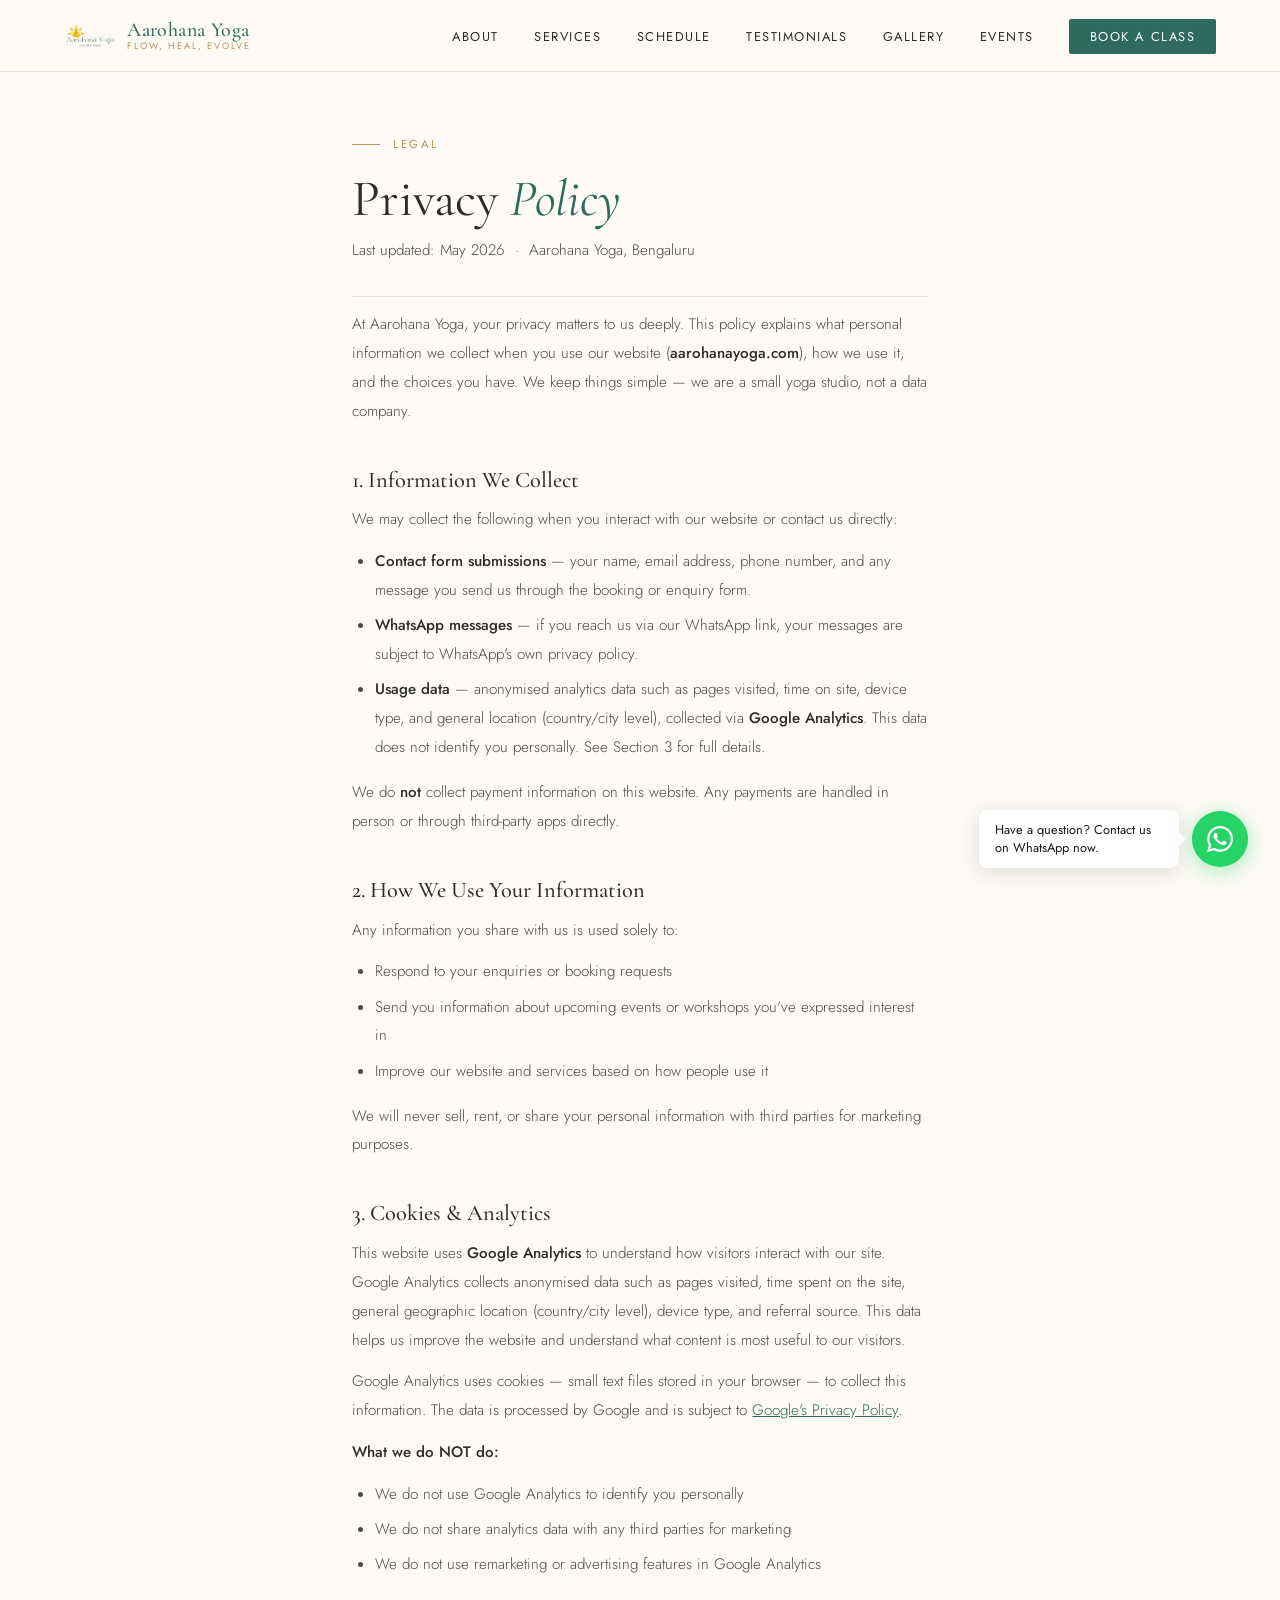
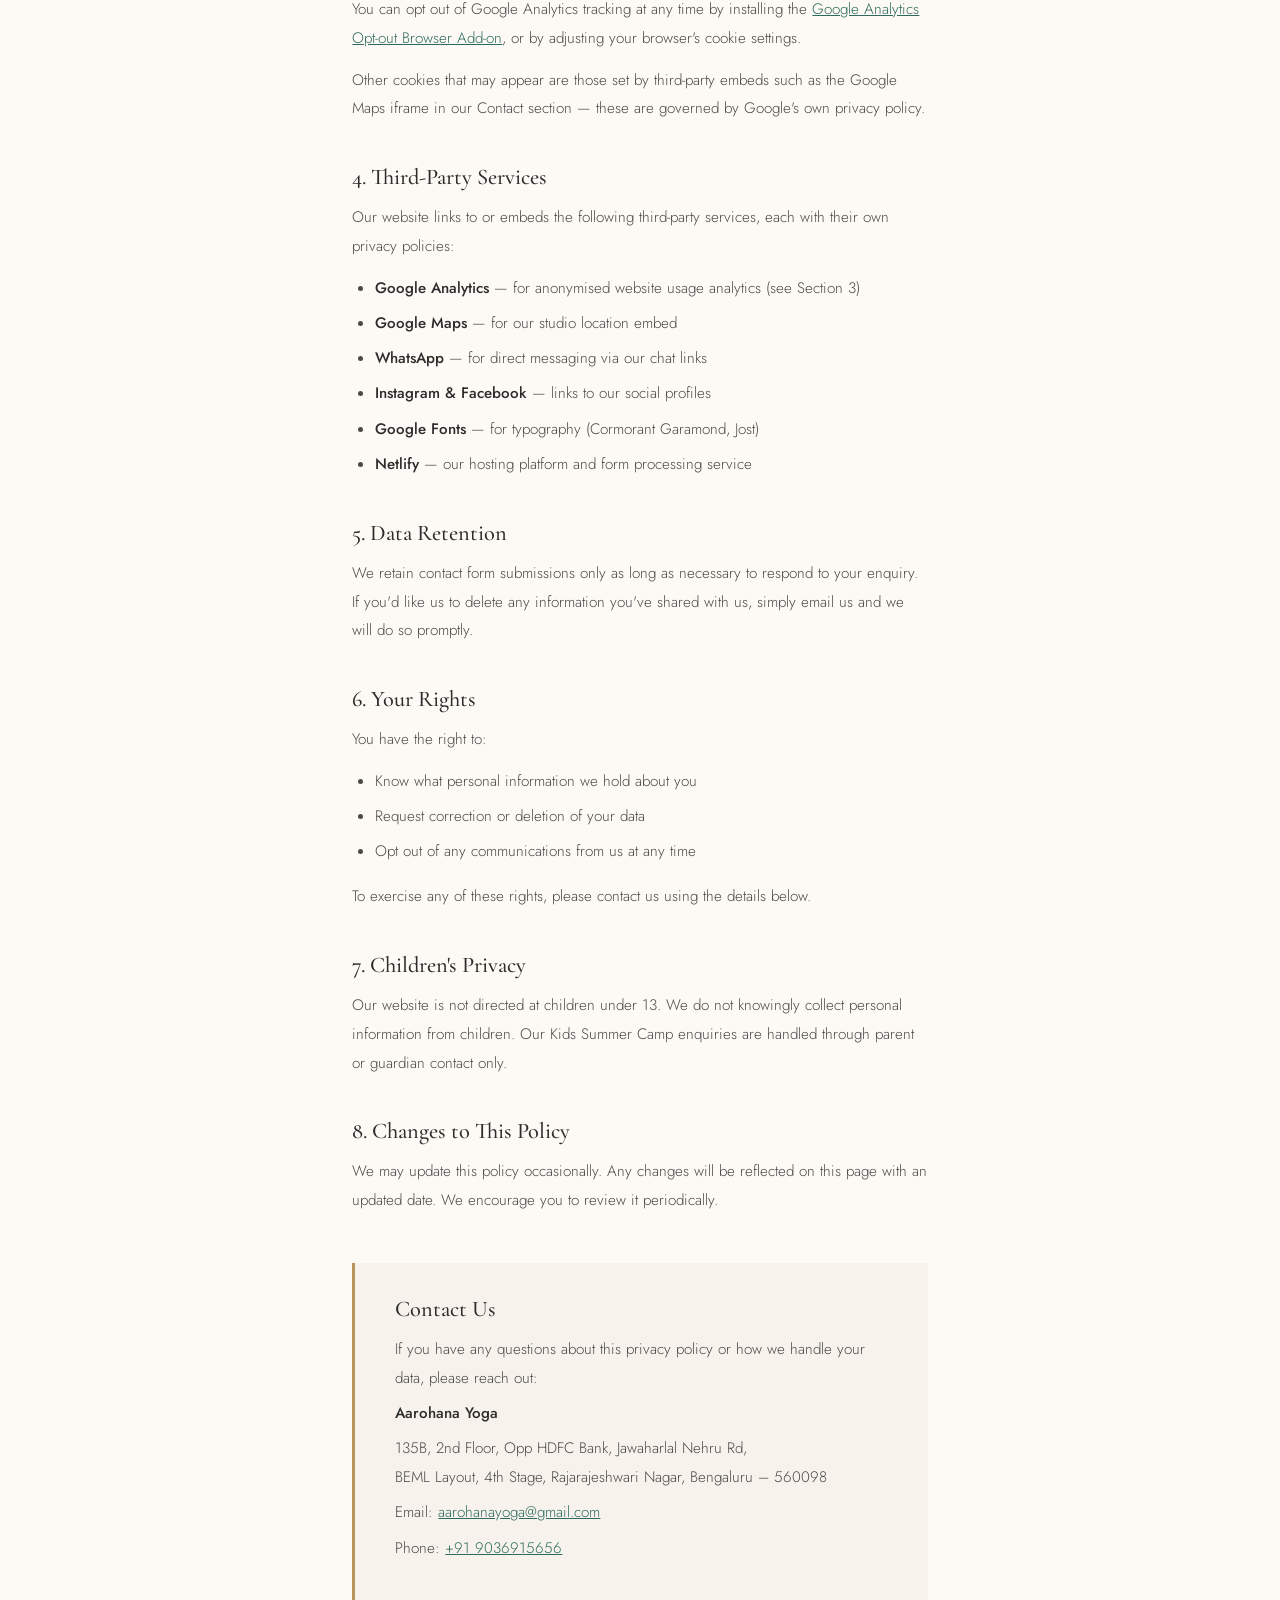
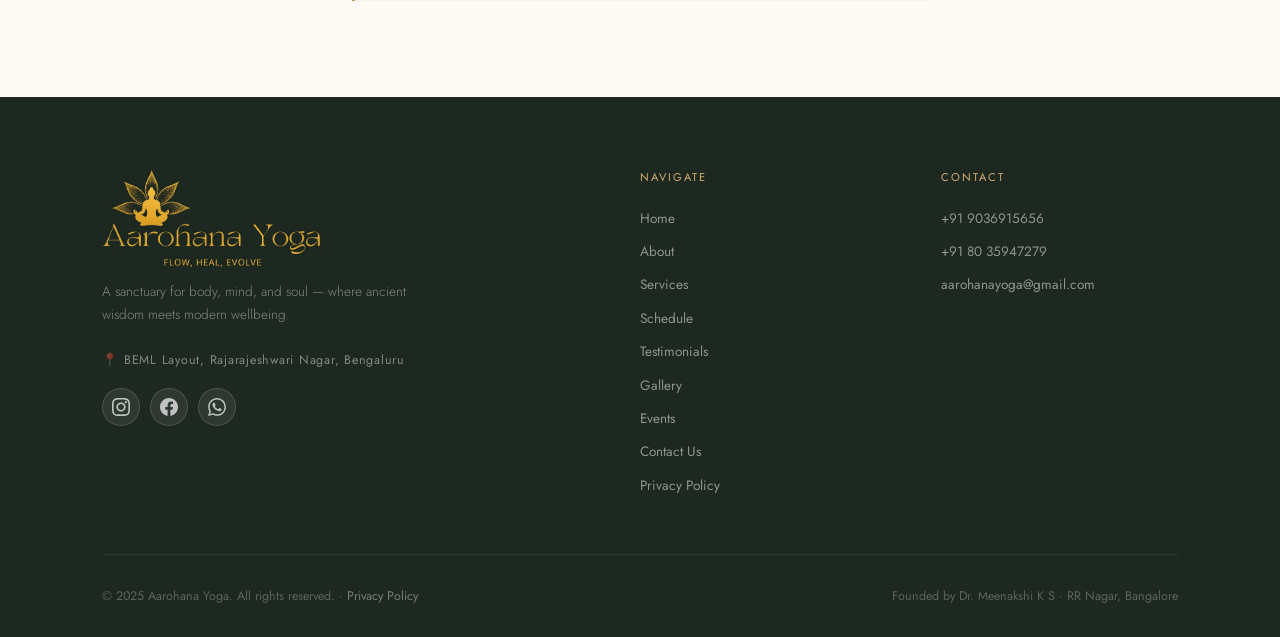
<file: pages/privacy.html>
<!DOCTYPE html>
<html lang="en">
<head>
  <meta charset="UTF-8"/>
  <meta name="viewport" content="width=device-width, initial-scale=1.0"/>
  <title>Privacy Policy | Aarohana Yoga</title>
  <link rel="icon" type="image/x-icon" href="../images/favicon.ico" />
  <link rel="icon" type="image/png" sizes="16x16" href="../images/favicon-16.png" />
  <link rel="icon" type="image/png" sizes="32x32" href="../images/favicon-32.png" />
  <link rel="icon" type="image/png" sizes="192x192" href="../images/favicon-192.png" />
  <link rel="icon" type="image/png" sizes="512x512" href="../images/favicon-512.png" />
  <link rel="apple-touch-icon" sizes="180x180" href="../images/apple-touch-icon.png" />
  <meta name="description" content="Privacy Policy for Aarohana Yoga — how we collect, use, and protect your personal information."/>
  <meta name="robots" content="noindex"/>
  <link rel="preconnect" href="https://fonts.googleapis.com"/>
  <link rel="preconnect" href="https://fonts.gstatic.com" crossorigin/>
  <link href="https://fonts.googleapis.com/css2?family=Cormorant+Garamond:ital,wght@0,300;0,400;0,500;0,600;1,300;1,400&family=Jost:wght@300;400;500&display=swap" rel="stylesheet"/>
  <link rel="stylesheet" href="../css/main.css"/>
  <style>
    .privacy-body {
      max-width: 780px; margin: 0 auto;
      padding: calc(72px + 4rem) 8% 6rem;
    }
    .privacy-eyebrow {
      font-size: 0.72rem; letter-spacing: 0.22em; text-transform: uppercase;
      color: var(--gold); display: flex; align-items: center; gap: 0.8rem;
      margin-bottom: 1.2rem;
    }
    .privacy-eyebrow::before { content: ''; display: block; width: 28px; height: 1px; background: var(--gold); }
    .privacy-body h1 {
      font-family: var(--font-serif); font-size: clamp(2.2rem, 4vw, 3.5rem);
      color: var(--charcoal); line-height: 1.1; margin-bottom: 0.5rem; font-weight: 400;
    }
    .privacy-body h1 em { font-style: italic; color: var(--teal); }
    .privacy-meta {
      font-size: 0.8rem; color: var(--mid-grey); margin-bottom: 3rem;
      padding-bottom: 2rem; border-bottom: 1px solid var(--light-grey);
    }
    .privacy-body h2 {
      font-family: var(--font-serif); font-size: 1.4rem; color: var(--charcoal);
      margin: 2.5rem 0 0.8rem; font-weight: 500;
    }
    .privacy-body p, .privacy-body li {
      font-size: 0.95rem; line-height: 1.9; color: #4a4a4a; font-weight: 300;
      margin-bottom: 0.8rem;
    }
    .privacy-body ul { padding-left: 1.4rem; margin-bottom: 1rem; }
    .privacy-body li { margin-bottom: 0.4rem; }
    .privacy-body a { color: var(--teal); text-decoration: underline; }
    .privacy-body strong { font-weight: 500; color: var(--charcoal); }
    .privacy-contact-box {
      margin-top: 3rem; background: var(--cream); padding: 2rem 2.5rem;
      border-left: 3px solid var(--gold);
    }
    .privacy-contact-box p { margin: 0 0 0.4rem; }
  </style>
</head>
<body>

<nav id="navbar">
  <a href="../index.html" class="nav-logo">
    <img src="../images/logo.png" alt="Aarohana Yoga"/>
    <div class="nav-brand-text">
      <span class="nav-brand-name">Aarohana Yoga</span>
      <span class="nav-brand-tagline">Flow, Heal, Evolve</span>
    </div>
  </a>
  <ul class="nav-links">
    <li><a href="about.html">About</a></li>
    <li><a href="services.html">Services</a></li>
    <li><a href="../index.html#schedule">Schedule</a></li>
    <li><a href="../index.html#testimonials">Testimonials</a></li>
    <li><a href="gallery.html">Gallery</a></li>
    <li><a href="events.html">Events</a></li>
    <li><a href="../index.html#contact" class="nav-cta">Book a Class</a></li>
  </ul>
  <div class="hamburger" id="hamburger"><span></span><span></span><span></span></div>
</nav>
<div class="mobile-menu" id="mobileMenu">
  <a href="../index.html">Home</a>
  <a href="about.html">About</a>
  <a href="services.html">Services</a>
  <a href="../index.html#schedule">Schedule</a>
  <a href="../index.html#testimonials">Testimonials</a>
  <a href="gallery.html">Gallery</a>
  <a href="events.html">Events</a>
  <a href="../index.html#contact">Book a Class</a>
</div>

<div class="privacy-body">
  <div class="privacy-eyebrow">Legal</div>
  <h1>Privacy <em>Policy</em></h1>
  <p class="privacy-meta">Last updated: May 2026 &nbsp;·&nbsp; Aarohana Yoga, Bengaluru</p>

  <p>At Aarohana Yoga, your privacy matters to us deeply. This policy explains what personal information we collect when you use our website (<strong>aarohanayoga.com</strong>), how we use it, and the choices you have. We keep things simple — we are a small yoga studio, not a data company.</p>

  <h2>1. Information We Collect</h2>
  <p>We may collect the following when you interact with our website or contact us directly:</p>
  <ul>
    <li><strong>Contact form submissions</strong> — your name, email address, phone number, and any message you send us through the booking or enquiry form.</li>
    <li><strong>WhatsApp messages</strong> — if you reach us via our WhatsApp link, your messages are subject to WhatsApp's own privacy policy.</li>
    <li><strong>Usage data</strong> — anonymised analytics data such as pages visited, time on site, device type, and general location (country/city level), collected via <strong>Google Analytics</strong>. This data does not identify you personally. See Section 3 for full details.</li>
  </ul>
  <p>We do <strong>not</strong> collect payment information on this website. Any payments are handled in person or through third-party apps directly.</p>

  <h2>2. How We Use Your Information</h2>
  <p>Any information you share with us is used solely to:</p>
  <ul>
    <li>Respond to your enquiries or booking requests</li>
    <li>Send you information about upcoming events or workshops you've expressed interest in</li>
    <li>Improve our website and services based on how people use it</li>
  </ul>
  <p>We will never sell, rent, or share your personal information with third parties for marketing purposes.</p>

  <h2>3. Cookies & Analytics</h2>
  <p>This website uses <strong>Google Analytics</strong> to understand how visitors interact with our site. Google Analytics collects anonymised data such as pages visited, time spent on the site, general geographic location (country/city level), device type, and referral source. This data helps us improve the website and understand what content is most useful to our visitors.</p>
  <p>Google Analytics uses cookies — small text files stored in your browser — to collect this information. The data is processed by Google and is subject to <a href="https://policies.google.com/privacy" target="_blank" rel="noopener noreferrer">Google's Privacy Policy</a>.</p>
  <p><strong>What we do NOT do:</strong></p>
  <ul>
    <li>We do not use Google Analytics to identify you personally</li>
    <li>We do not share analytics data with any third parties for marketing</li>
    <li>We do not use remarketing or advertising features in Google Analytics</li>
  </ul>
  <p>You can opt out of Google Analytics tracking at any time by installing the <a href="https://tools.google.com/dlpage/gaoptout" target="_blank" rel="noopener noreferrer">Google Analytics Opt-out Browser Add-on</a>, or by adjusting your browser's cookie settings.</p>
  <p>Other cookies that may appear are those set by third-party embeds such as the Google Maps iframe in our Contact section — these are governed by Google's own privacy policy.</p>

  <h2>4. Third-Party Services</h2>
  <p>Our website links to or embeds the following third-party services, each with their own privacy policies:</p>
  <ul>
    <li><strong>Google Analytics</strong> — for anonymised website usage analytics (see Section 3)</li>
    <li><strong>Google Maps</strong> — for our studio location embed</li>
    <li><strong>WhatsApp</strong> — for direct messaging via our chat links</li>
    <li><strong>Instagram & Facebook</strong> — links to our social profiles</li>
    <li><strong>Google Fonts</strong> — for typography (Cormorant Garamond, Jost)</li>
    <li><strong>Netlify</strong> — our hosting platform and form processing service</li>
  </ul>

  <h2>5. Data Retention</h2>
  <p>We retain contact form submissions only as long as necessary to respond to your enquiry. If you'd like us to delete any information you've shared with us, simply email us and we will do so promptly.</p>

  <h2>6. Your Rights</h2>
  <p>You have the right to:</p>
  <ul>
    <li>Know what personal information we hold about you</li>
    <li>Request correction or deletion of your data</li>
    <li>Opt out of any communications from us at any time</li>
  </ul>
  <p>To exercise any of these rights, please contact us using the details below.</p>

  <h2>7. Children's Privacy</h2>
  <p>Our website is not directed at children under 13. We do not knowingly collect personal information from children. Our Kids Summer Camp enquiries are handled through parent or guardian contact only.</p>

  <h2>8. Changes to This Policy</h2>
  <p>We may update this policy occasionally. Any changes will be reflected on this page with an updated date. We encourage you to review it periodically.</p>

  <div class="privacy-contact-box">
    <h2 style="margin-top:0">Contact Us</h2>
    <p>If you have any questions about this privacy policy or how we handle your data, please reach out:</p>
    <p><strong>Aarohana Yoga</strong></p>
    <p>135B, 2nd Floor, Opp HDFC Bank, Jawaharlal Nehru Rd,<br>BEML Layout, 4th Stage, Rajarajeshwari Nagar, Bengaluru – 560098</p>
    <p>Email: <a href="mailto:aarohanayoga@gmail.com">aarohanayoga@gmail.com</a></p>
    <p>Phone: <a href="tel:+919036915656">+91 9036915656</a></p>
  </div>
</div>

<!-- FOOTER -->
<footer>
  <div class="footer-grid">
    <div>
      <div class="footer-brand">
        <img src="../images/logo-footer.png" alt="Aarohana Yoga" class="footer-logo-img"/>
      </div>
      <p class="footer-tagline">A sanctuary for body, mind, and soul — where ancient wisdom meets modern wellbeing.</p>
      <p style="font-size:0.78rem;color:rgba(255,255,255,0.3);letter-spacing:0.06em;margin-bottom:1.2rem">
        <a href="https://maps.app.goo.gl/eXLF6SVuVMaBg3pB6" target="_blank" rel="noopener noreferrer" style="color:rgba(255,255,255,0.45);text-decoration:none;">📍 BEML Layout, Rajarajeshwari Nagar, Bengaluru</a>
      </p>
      <div class="footer-social">
        <a href="https://www.instagram.com/aarohanayoga" target="_blank" class="footer-social-btn" title="Instagram" rel="noopener noreferrer"><svg xmlns="http://www.w3.org/2000/svg" viewBox="0 0 24 24" width="18" height="18"><path fill="rgba(255,255,255,0.7)" d="M12 2.163c3.204 0 3.584.012 4.85.07 3.252.148 4.771 1.691 4.919 4.919.058 1.265.069 1.645.069 4.849 0 3.205-.012 3.584-.069 4.849-.149 3.225-1.664 4.771-4.919 4.919-1.266.058-1.644.07-4.85.07-3.204 0-3.584-.012-4.849-.07-3.26-.149-4.771-1.699-4.919-4.92-.058-1.265-.07-1.644-.07-4.849 0-3.204.013-3.583.07-4.849.149-3.227 1.664-4.771 4.919-4.919 1.266-.057 1.645-.069 4.849-.069zm0-2.163c-3.259 0-3.667.014-4.947.072-4.358.2-6.78 2.618-6.98 6.98-.059 1.281-.073 1.689-.073 4.948 0 3.259.014 3.668.072 4.948.2 4.358 2.618 6.78 6.98 6.98 1.281.058 1.689.072 4.948.072 3.259 0 3.668-.014 4.948-.072 4.354-.2 6.782-2.618 6.979-6.98.059-1.28.073-1.689.073-4.948 0-3.259-.014-3.667-.072-4.947-.196-4.354-2.617-6.78-6.979-6.98-1.281-.059-1.69-.073-4.949-.073zm0 5.838c-3.403 0-6.162 2.759-6.162 6.162s2.759 6.163 6.162 6.163 6.162-2.759 6.162-6.163c0-3.403-2.759-6.162-6.162-6.162zm0 10.162c-2.209 0-4-1.79-4-4 0-2.209 1.791-4 4-4s4 1.791 4 4c0 2.21-1.791 4-4 4zm6.406-11.845c-.796 0-1.441.645-1.441 1.44s.645 1.44 1.441 1.44c.795 0 1.439-.645 1.439-1.44s-.644-1.44-1.439-1.44z"/></svg></a>
        <a href="https://www.facebook.com/share/173X7oMKS6/" target="_blank" class="footer-social-btn" title="Facebook" rel="noopener noreferrer"><svg xmlns="http://www.w3.org/2000/svg" viewBox="0 0 24 24" width="18" height="18"><path fill="rgba(255,255,255,0.7)" d="M24 12.073c0-6.627-5.373-12-12-12s-12 5.373-12 12c0 5.99 4.388 10.954 10.125 11.854v-8.385H7.078v-3.47h3.047V9.43c0-3.007 1.792-4.669 4.533-4.669 1.312 0 2.686.235 2.686.235v2.953H15.83c-1.491 0-1.956.925-1.956 1.874v2.25h3.328l-.532 3.47h-2.796v8.385C19.612 23.027 24 18.062 24 12.073z"/></svg></a>
        <a href="http://wa.me/919036915656?text=Hi%2C+I%27d+like+to+book+a+trial+class+at+Aarohana+Yoga.+Could+you+please+share+the+available+timings%3F+Could+you+please+share+the+available+timings%3F" target="_blank" class="footer-social-btn" title="WhatsApp" rel="noopener noreferrer"><svg xmlns="http://www.w3.org/2000/svg" viewBox="0 0 24 24" width="18" height="18"><path fill="rgba(255,255,255,0.7)" d="M17.472 14.382c-.297-.149-1.758-.867-2.03-.967-.273-.099-.471-.148-.67.15-.197.297-.767.966-.94 1.164-.173.199-.347.223-.644.075-.297-.15-1.255-.463-2.39-1.475-.883-.788-1.48-1.761-1.653-2.059-.173-.297-.018-.458.13-.606.134-.133.298-.347.446-.52.149-.174.198-.298.298-.497.099-.198.05-.371-.025-.52-.075-.149-.669-1.612-.916-2.207-.242-.579-.487-.5-.669-.51-.173-.008-.371-.01-.57-.01-.198 0-.52.074-.792.372-.272.297-1.04 1.016-1.04 2.479 0 1.462 1.065 2.875 1.213 3.074.149.198 2.096 3.2 5.077 4.487.709.306 1.262.489 1.694.625.712.227 1.36.195 1.871.118.571-.085 1.758-.719 2.006-1.413.248-.694.248-1.289.173-1.413-.074-.124-.272-.198-.57-.347m-5.421 7.403h-.004a9.87 9.87 0 01-5.031-1.378l-.361-.214-3.741.982.998-3.648-.235-.374a9.86 9.86 0 01-1.51-5.26c.001-5.45 4.436-9.884 9.888-9.884 2.64 0 5.122 1.03 6.988 2.898a9.825 9.825 0 012.893 6.994c-.003 5.45-4.437 9.884-9.885 9.884m8.413-18.297A11.815 11.815 0 0012.05 0C5.495 0 .16 5.335.157 11.892c0 2.096.547 4.142 1.588 5.945L.057 24l6.305-1.654a11.882 11.882 0 005.683 1.448h.005c6.554 0 11.89-5.335 11.893-11.893a11.821 11.821 0 00-3.48-8.413z"/></svg></a>
      </div>
    </div>
    <div>
      <div class="footer-col-title">Navigate</div>
      <ul class="footer-links">
        <li><a href="../index.html">Home</a></li>
        <li><a href="about.html">About</a></li>
        <li><a href="services.html">Services</a></li>
        <li><a href="../index.html#schedule">Schedule</a></li>
        <li><a href="../index.html#testimonials">Testimonials</a></li>
        <li><a href="gallery.html">Gallery</a></li>
        <li><a href="events.html">Events</a></li>
        <li><a href="../index.html#contact">Contact Us</a></li>
        <li><a href="privacy.html">Privacy Policy</a></li>
      </ul>
    </div>
    <div>
      <div class="footer-col-title">Contact</div>
      <ul class="footer-links">
        <li><a href="tel:+919036915656">+91 9036915656</a></li>
        <li><a href="tel:+918035947279">+91 80 35947279</a></li>
        <li><a href="mailto:aarohanayoga@gmail.com">aarohanayoga@gmail.com</a></li>
      </ul>
    </div>
  </div>
  <div class="footer-bottom">
    <span>© 2025 Aarohana Yoga. All rights reserved. · <a href="privacy.html" style="color:rgba(255,255,255,0.4);text-decoration:none;">Privacy Policy</a></span>
    <span>Founded by Dr. Meenakshi K S · RR Nagar, Bangalore</span>
  </div>
</footer>

<div class="wa-wrapper">
  <div class="wa-tooltip" id="waTooltip">
    <span>Have a question? Contact us on WhatsApp now.</span>
    <div class="wa-tooltip-arrow"></div>
  </div>
  <a href="http://wa.me/919036915656?text=Hi%2C+I+visited+the+Aarohana+Yoga+website+and+I%27d+love+to+know+more+about+your+classes+and+services.+Could+you+please+help+me%3F" class="wa-float" target="_blank" title="Chat on WhatsApp">
    <svg xmlns="http://www.w3.org/2000/svg" viewBox="0 0 24 24" width="26" height="26" fill="white"><path d="M17.472 14.382c-.297-.149-1.758-.867-2.03-.967-.273-.099-.471-.148-.67.15-.197.297-.767.966-.94 1.164-.173.199-.347.223-.644.075-.297-.15-1.255-.463-2.39-1.475-.883-.788-1.48-1.761-1.653-2.059-.173-.297-.018-.458.13-.606.134-.133.298-.347.446-.52.149-.174.198-.298.298-.497.099-.198.05-.371-.025-.52-.075-.149-.669-1.612-.916-2.207-.242-.579-.487-.5-.669-.51-.173-.008-.371-.01-.57-.01-.198 0-.52.074-.792.372-.272.297-1.04 1.016-1.04 2.479 0 1.462 1.065 2.875 1.213 3.074.149.198 2.096 3.2 5.077 4.487.709.306 1.262.489 1.694.625.712.227 1.36.195 1.871.118.571-.085 1.758-.719 2.006-1.413.248-.694.248-1.289.173-1.413-.074-.124-.272-.198-.57-.347m-5.421 7.403h-.004a9.87 9.87 0 01-5.031-1.378l-.361-.214-3.741.982.998-3.648-.235-.374a9.86 9.86 0 01-1.51-5.26c.001-5.45 4.436-9.884 9.888-9.884 2.64 0 5.122 1.03 6.988 2.898a9.825 9.825 0 012.893 6.994c-.003 5.45-4.437 9.884-9.885 9.884m8.413-18.297A11.815 11.815 0 0012.05 0C5.495 0 .16 5.335.157 11.892c0 2.096.547 4.142 1.588 5.945L.057 24l6.305-1.654a11.882 11.882 0 005.683 1.448h.005c6.554 0 11.89-5.335 11.893-11.893a11.821 11.821 0 00-3.48-8.413z"/></svg>
  </a>
</div>

<script src="../js/main.js"></script>
</body>
</html>
</file>
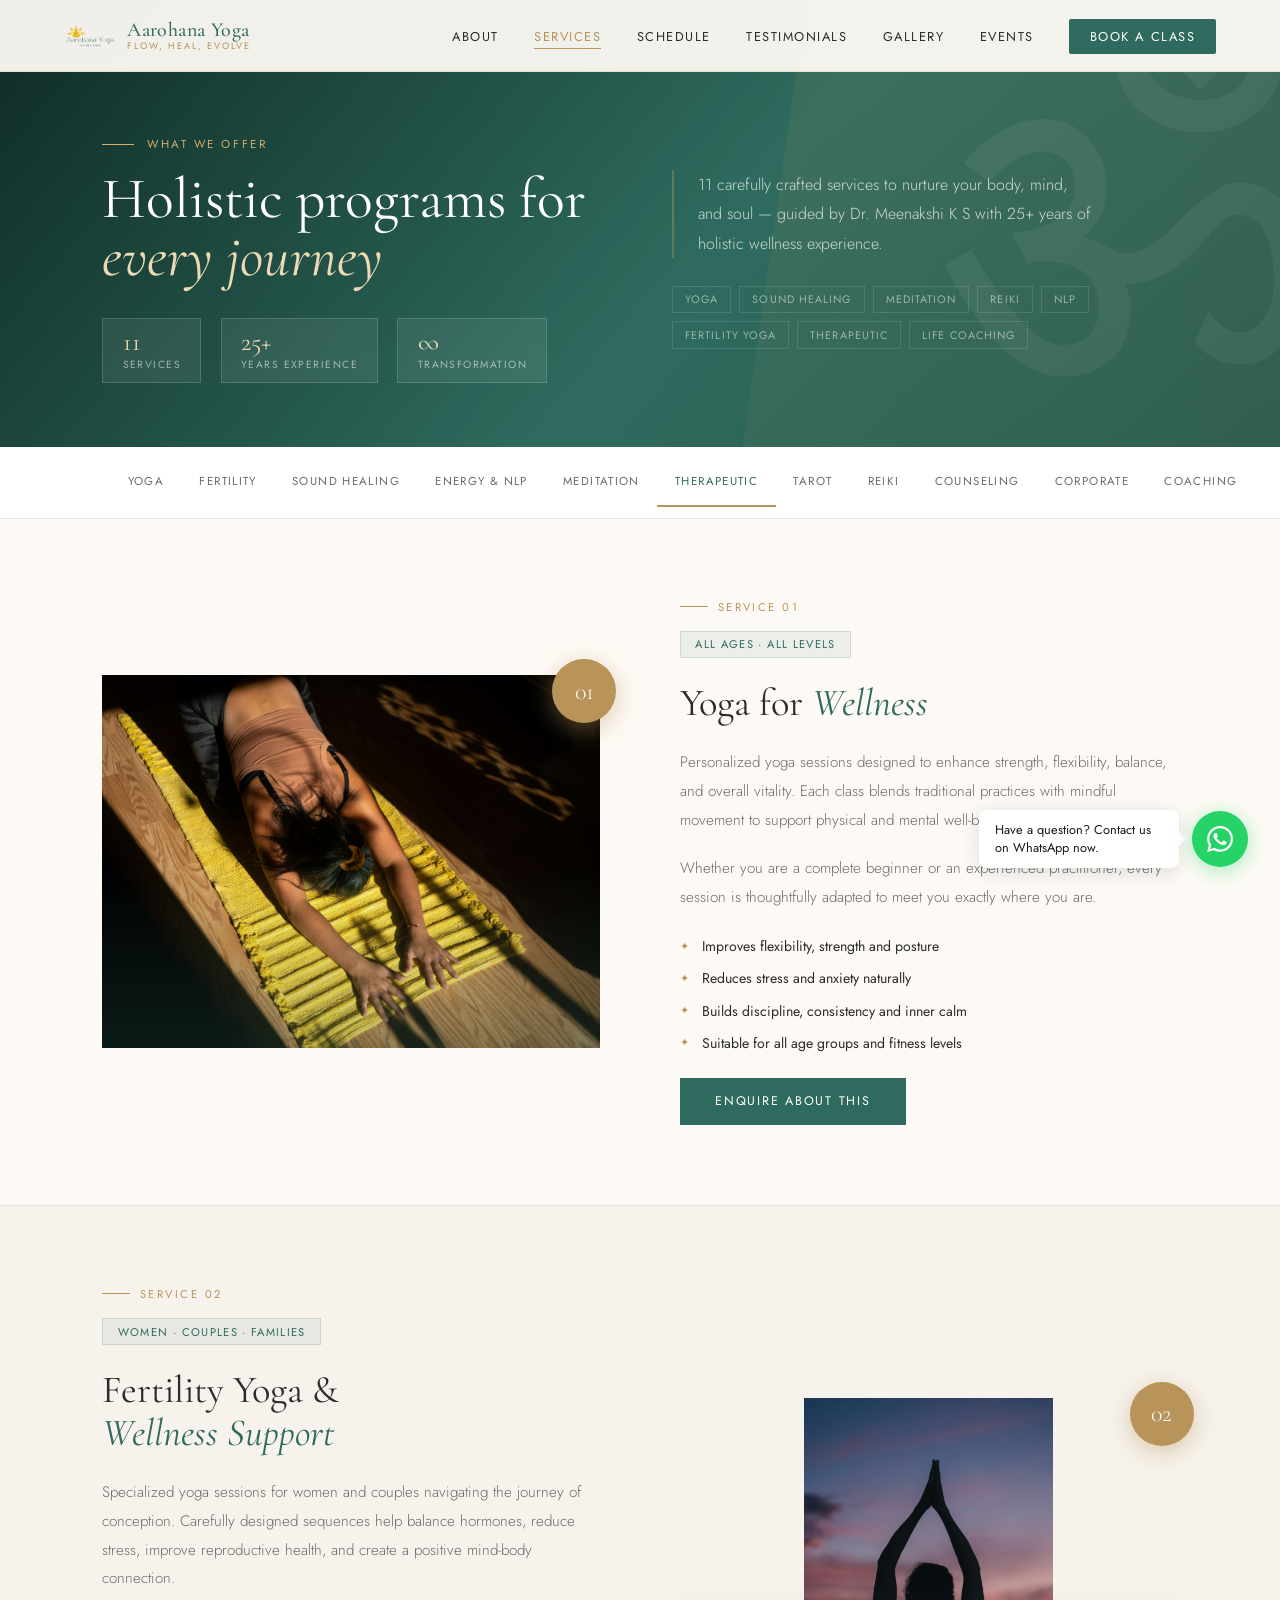
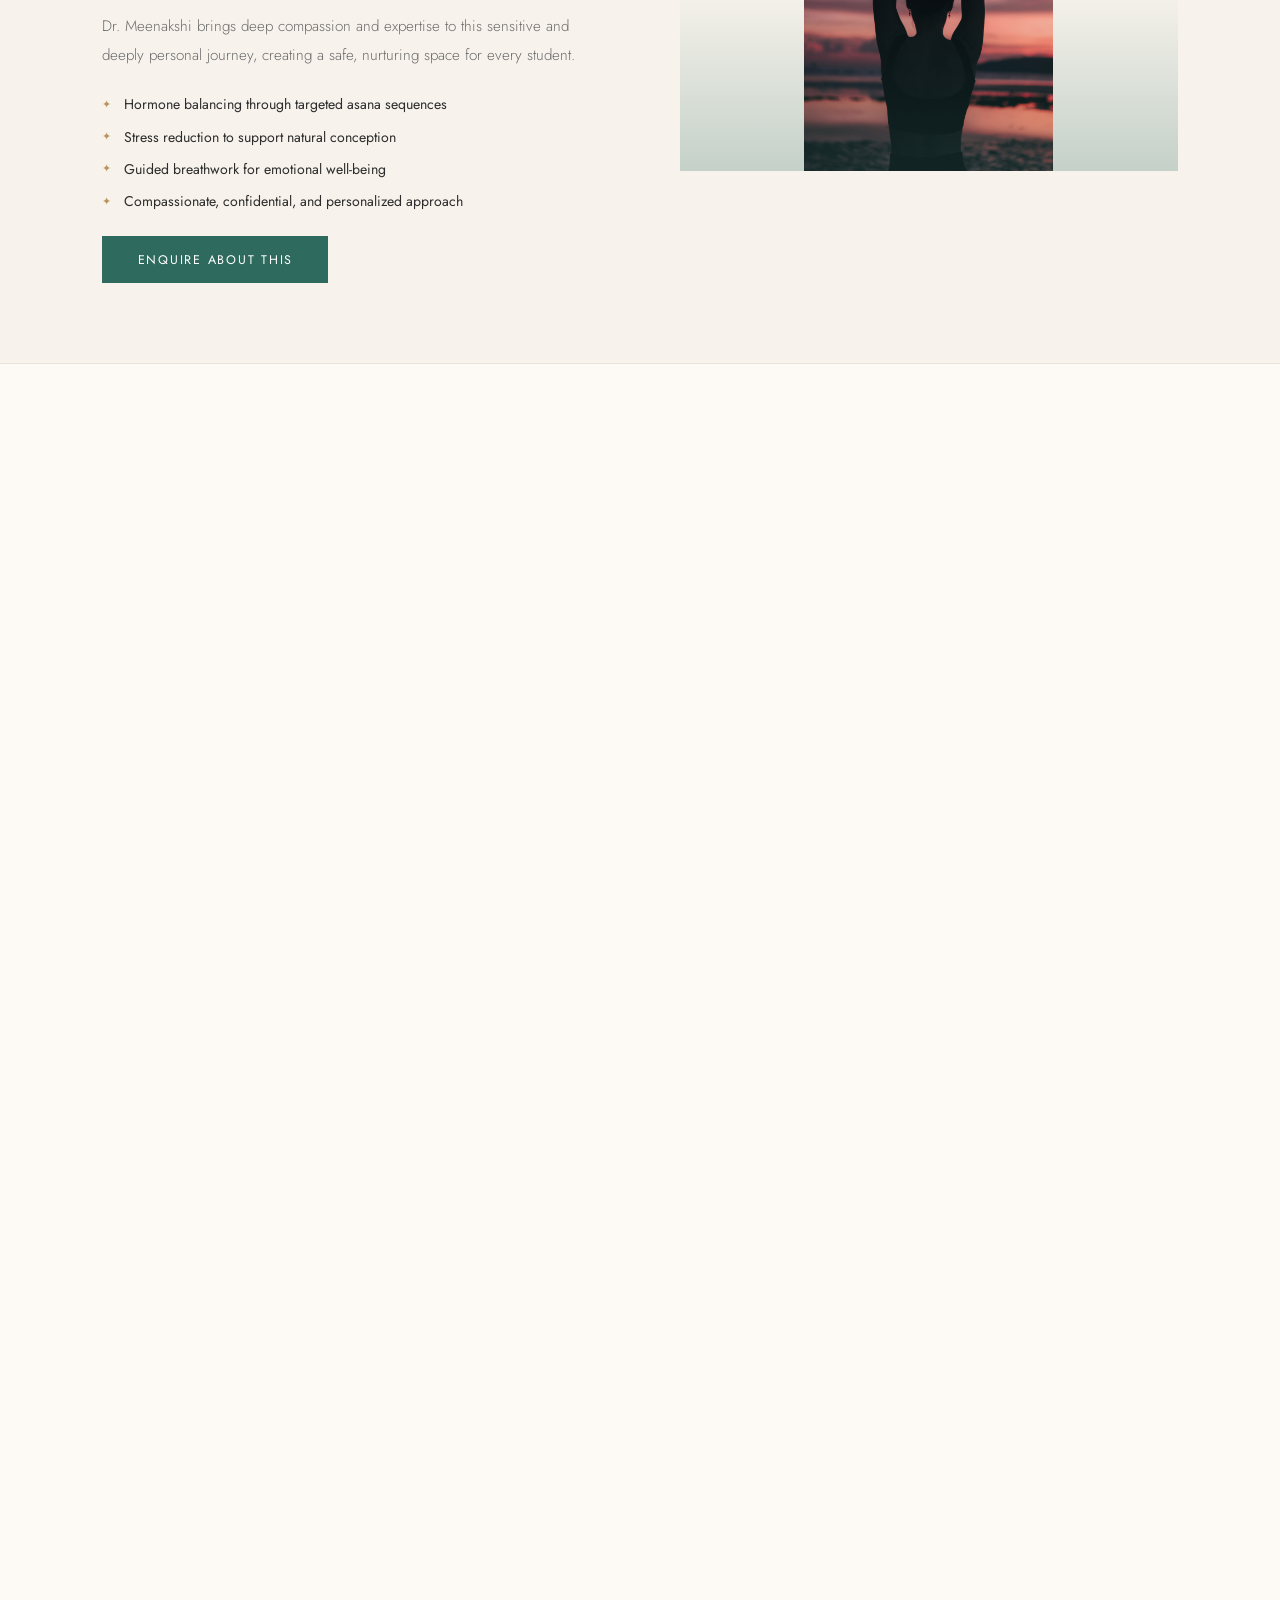
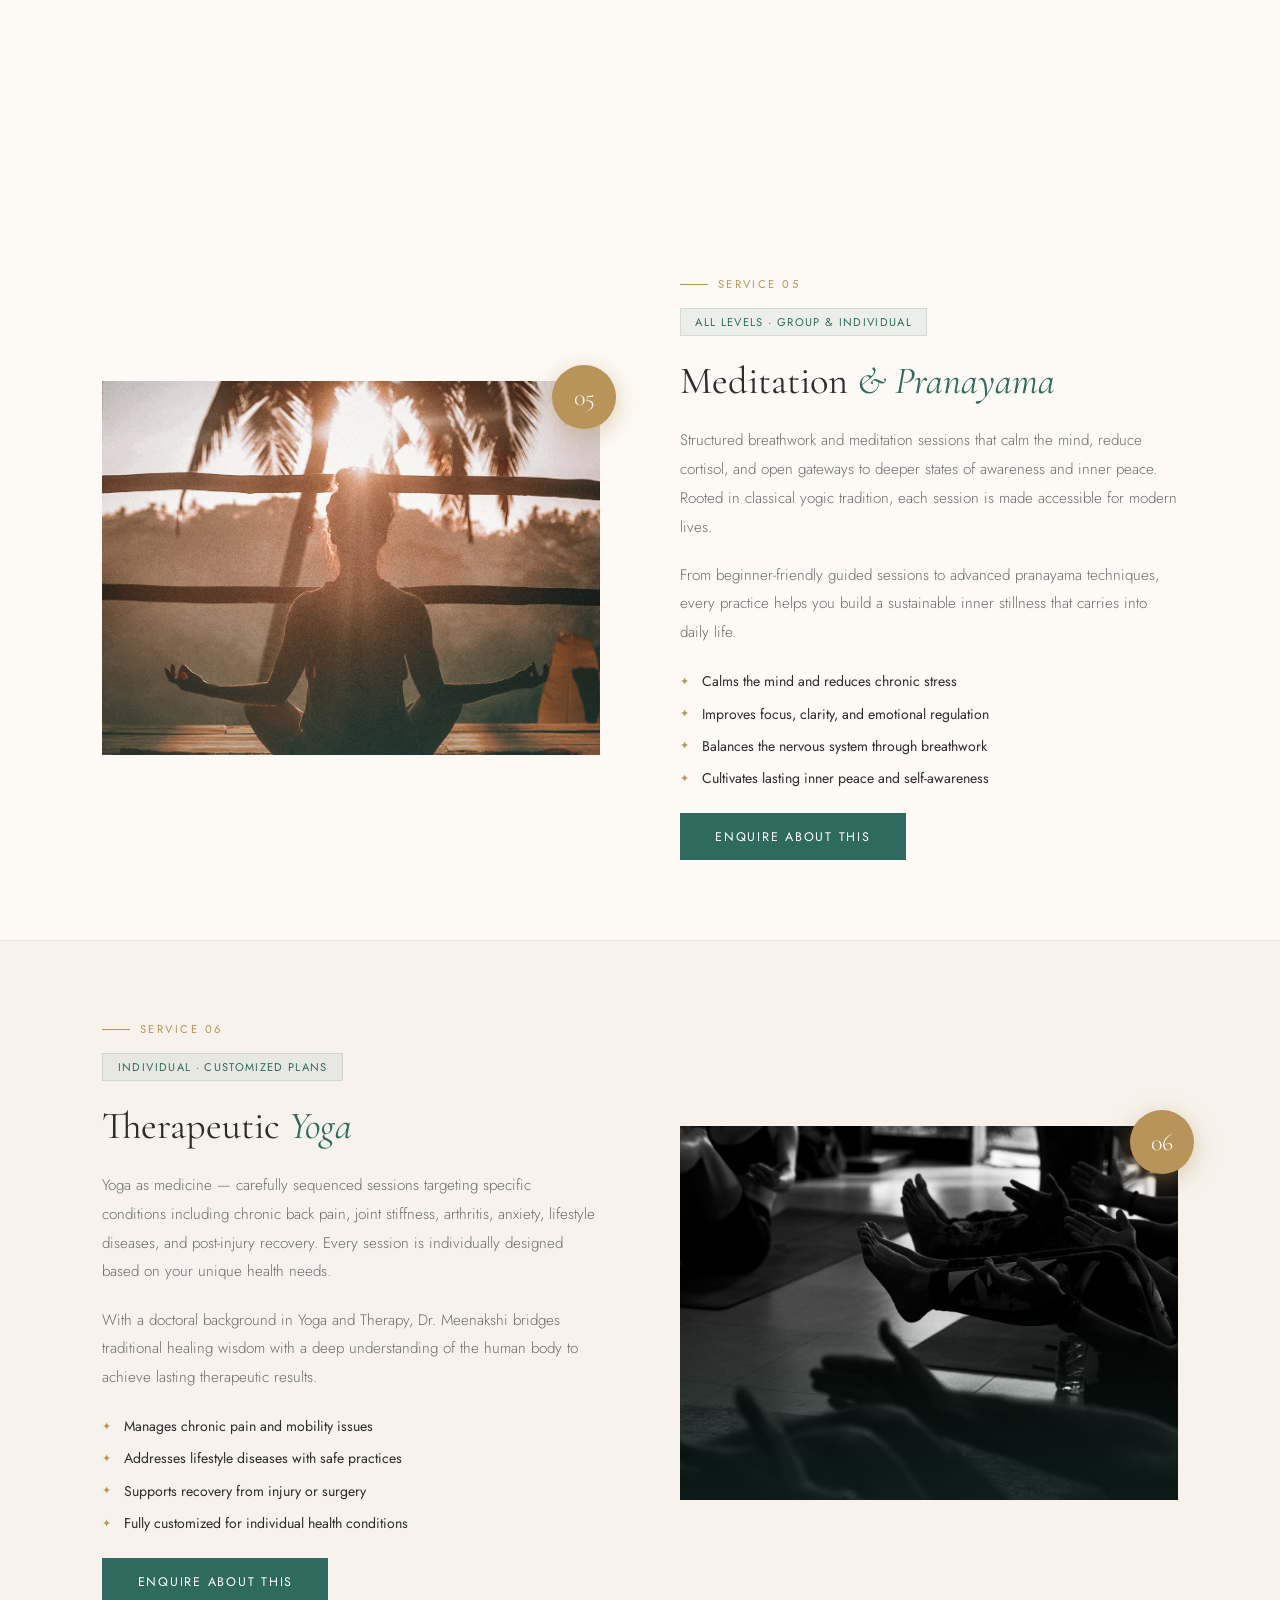
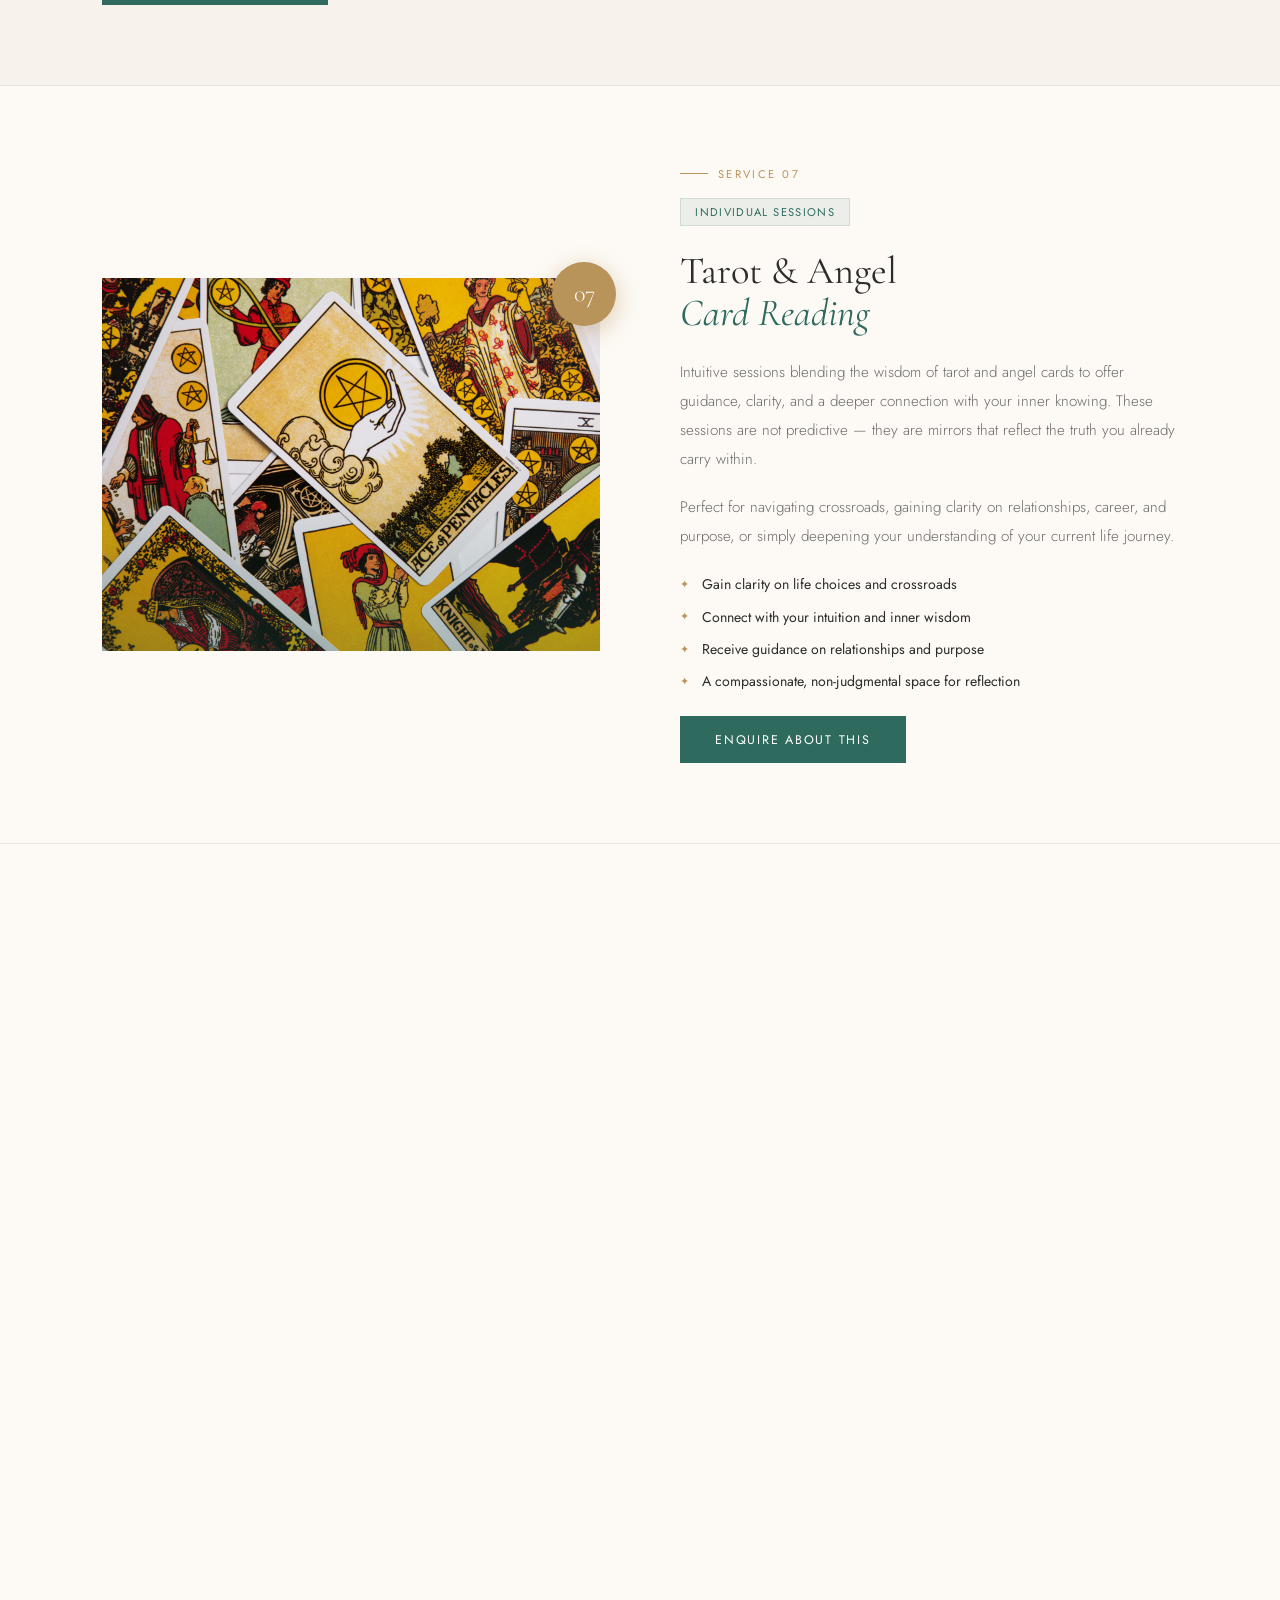
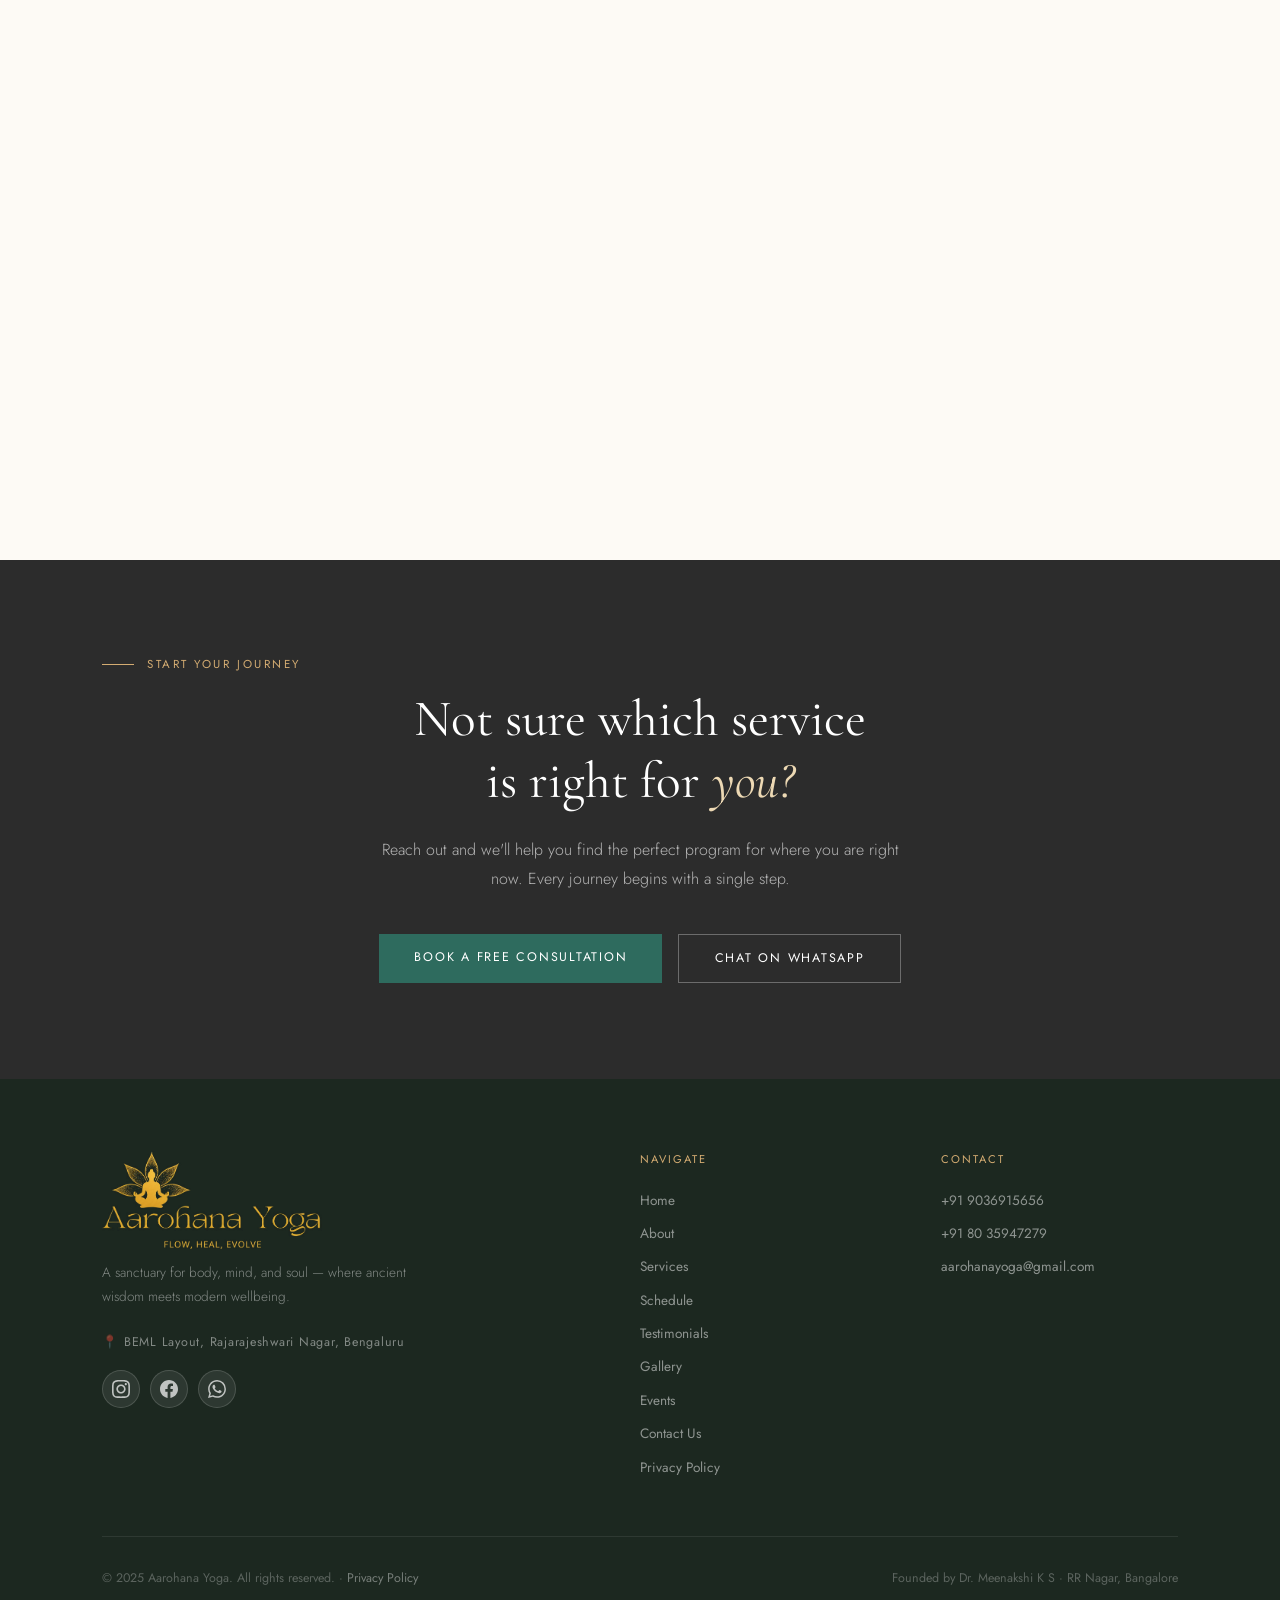
<file: pages/services.html>
<!DOCTYPE html>
<html lang="en">
<head>
  <meta charset="UTF-8"/>
  <meta name="viewport" content="width=device-width, initial-scale=1.0"/>
  <title>Services | Aarohana Yoga, Bangalore</title>
  <link rel="icon" type="image/x-icon" href="../images/favicon.ico" />
  <link rel="icon" type="image/png" sizes="16x16" href="../images/favicon-16.png" />
  <link rel="icon" type="image/png" sizes="32x32" href="../images/favicon-32.png" />
  <link rel="icon" type="image/png" sizes="192x192" href="../images/favicon-192.png" />
  <link rel="icon" type="image/png" sizes="512x512" href="../images/favicon-512.png" />
  <link rel="apple-touch-icon" sizes="180x180" href="../images/apple-touch-icon.png" />

  <!-- SEO -->
  <meta name="description" content="Explore all 11 services at Aarohana Yoga — Yoga for Wellness, Fertility Yoga, Sound Healing, Meditation, Therapeutic Yoga, Energy Healing, Reiki, Personal Coaching and more in Bangalore."/>
  <meta name="keywords" content="yoga services Bangalore, sound healing, fertility yoga, therapeutic yoga, meditation, Reiki, NLP, energy healing, Aarohana Yoga"/>
  <link rel="canonical" href="https://vyshakprasad.github.io/Aarohana-Yoga/pages/services.html"/>

  <!-- Open Graph -->
  <meta property="og:type" content="website"/>
  <meta property="og:url" content="https://vyshakprasad.github.io/Aarohana-Yoga/pages/services.html"/>
  <meta property="og:title" content="Services | Aarohana Yoga, Bangalore"/>
  <meta property="og:description" content="11 holistic wellness services — Yoga, Sound Healing, Fertility Yoga, Meditation, Therapeutic Yoga, Energy Healing & more by Dr. Meenakshi K S."/>
  <meta property="og:image" content="https://vyshakprasad.github.io/Aarohana-Yoga/images/meenakshi-about.jpeg"/>
  <meta property="og:site_name" content="Aarohana Yoga"/>

  <!-- Twitter Card -->
  <meta name="twitter:card" content="summary_large_image"/>
  <meta name="twitter:title" content="Services | Aarohana Yoga, Bangalore"/>
  <meta name="twitter:description" content="Holistic wellness services at Aarohana Yoga, Bangalore — Yoga, Sound Healing, Meditation & more."/>
  <meta name="twitter:image" content="https://vyshakprasad.github.io/Aarohana-Yoga/images/meenakshi-about.jpeg"/>

  <link rel="preconnect" href="https://fonts.googleapis.com"/>
  <link rel="preconnect" href="https://fonts.gstatic.com" crossorigin/>
  <link href="https://fonts.googleapis.com/css2?family=Cormorant+Garamond:ital,wght@0,300;0,400;0,500;0,600;1,300;1,400&family=Jost:wght@300;400;500&display=swap" rel="stylesheet"/>
  <link rel="stylesheet" href="../css/main.css"/>

  <style>
    /* SERVICES ANCHOR NAV */
    .services-nav {
      background: white; border-bottom: 1px solid var(--light-grey);
      position: sticky; top: 72px; z-index: 100; overflow-x: auto;
    }
    .services-nav-inner {
      display: flex; gap: 0; max-width: 1200px; margin: 0 auto;
      padding: 0 4%;
    }
    .services-nav a {
      font-family: var(--font-sans); font-size: 0.72rem; letter-spacing: 0.12em;
      text-transform: uppercase; color: var(--mid-grey); text-decoration: none;
      padding: 1rem 1.1rem; white-space: nowrap; border-bottom: 2px solid transparent;
      transition: color 0.3s, border-color 0.3s; display: block;
    }
    .services-nav a:hover, .services-nav a.active { color: var(--teal); border-bottom-color: var(--gold); }

    /* SERVICE DETAIL SECTIONS */
    .service-section {
      padding: 5rem 8%;
      display: grid; grid-template-columns: 1fr 1fr; gap: 5rem; align-items: center;
      border-bottom: 1px solid var(--light-grey);
    }
    .service-section:nth-child(even) { background: var(--cream); }
    .service-section:nth-child(even) .service-detail-visual { order: 2; }
    .service-section:nth-child(even) .service-detail-content { order: 1; }

    .service-detail-visual {
      position: relative;
    }
    .service-detail-icon-frame {
      width: 100%; aspect-ratio: 4/3;
      background: var(--cream);
      position: relative; overflow: hidden;
    }
    .service-detail-icon-frame::after {
      content: ''; position: absolute; inset: 0;
      background: linear-gradient(to top, rgba(46,107,94,0.25) 0%, transparent 50%);
      pointer-events: none; z-index: 1;
    }
    .service-num-badge {
      position: absolute; top: -1rem; right: -1rem;
      width: 64px; height: 64px;
      background: var(--gold); border-radius: 50%;
      display: flex; align-items: center; justify-content: center;
      font-family: var(--font-serif); font-size: 1.5rem; color: white;
      font-weight: 300; box-shadow: 0 6px 24px rgba(184,147,90,0.45);
    }

    .service-detail-content .service-num-label {
      font-size: 0.7rem; letter-spacing: 0.22em; text-transform: uppercase;
      color: var(--gold); display: flex; align-items: center; gap: 0.6rem;
      margin-bottom: 1rem;
    }
    .service-detail-content .service-num-label::before {
      content: ''; display: block; width: 28px; height: 1px; background: var(--gold);
    }
    .service-detail-content h2 {
      font-family: var(--font-serif); font-size: clamp(1.8rem, 3vw, 2.8rem);
      color: var(--charcoal); line-height: 1.1; margin-bottom: 1.5rem;
    }
    .service-detail-content h2 em { font-style: italic; color: var(--teal); }
    .service-detail-content p {
      font-size: 0.95rem; line-height: 1.9; color: var(--mid-grey);
      font-weight: 300; margin-bottom: 1.2rem;
    }
    .service-benefits {
      margin: 1.5rem 0;
      display: flex; flex-direction: column; gap: 0.7rem;
    }
    .service-benefit {
      display: flex; align-items: flex-start; gap: 0.8rem;
      font-size: 0.88rem; color: var(--charcoal); line-height: 1.5;
    }
    .service-benefit::before {
      content: '✦'; color: var(--gold); flex-shrink: 0; margin-top: 0.1rem;
      font-size: 0.7rem;
    }
    .service-detail-content .btn-primary { display: inline-block; }

    /* WHO IS IT FOR tag */
    .service-tag-pill {
      display: inline-block; background: rgba(46,107,94,0.08);
      color: var(--teal); font-size: 0.7rem; letter-spacing: 0.12em;
      text-transform: uppercase; padding: 0.3rem 0.9rem;
      margin-bottom: 1.5rem; border: 1px solid rgba(46,107,94,0.15);
    }

    /* BOTTOM CTA */
    .services-cta {
      background: var(--charcoal); padding: 6rem 8%; text-align: center; color: white;
    }
    .services-cta .section-tag { color: var(--gold-light); }
    .services-cta .section-tag::before { background: var(--gold-light); }
    .services-cta h2 { font-family: var(--font-serif); font-size: clamp(2rem,4vw,3.5rem); color: white; margin: 1rem 0 1.5rem; }
    .services-cta h2 em { font-style: italic; color: var(--gold-pale); }
    .services-cta p { color: rgba(255,255,255,0.65); font-size: 1rem; max-width: 520px; margin: 0 auto 2.5rem; line-height: 1.8; font-weight: 300; }
    .services-cta .cta-btns { display: flex; gap: 1rem; justify-content: center; flex-wrap: wrap; }

    /* RESPONSIVE */
    @media (max-width: 900px) {
      .service-section { grid-template-columns: 1fr; gap: 2.5rem; padding: 3rem 5%; }
      .service-section:nth-child(even) .service-detail-visual { order: 0; }
      .service-section:nth-child(even) .service-detail-content { order: 0; }
      .services-nav-inner { padding: 0 2%; }
    }
  </style>
</head>
<body>

<nav id="navbar">
  <a href="../index.html" class="nav-logo">
    <img src="../images/logo.png" alt="Aarohana Yoga" />
    <div class="nav-brand-text">
      <span class="nav-brand-name">Aarohana Yoga</span>
      <span class="nav-brand-tagline">Flow, Heal, Evolve</span>
    </div>
  </a>
  <ul class="nav-links">
    <li><a href="about.html">About</a></li>
    <li><a href="services.html" class="active-page">Services</a></li>
    <li><a href="../index.html#schedule">Schedule</a></li>
    <li><a href="../index.html#testimonials">Testimonials</a></li>
    <li><a href="gallery.html">Gallery</a></li>
    <li><a href="events.html">Events</a></li>
    <li><a href="../index.html#contact" class="nav-cta">Book a Class</a></li>
  </ul>
  <div class="hamburger" id="hamburger"><span></span><span></span><span></span></div>
</nav>
<div class="mobile-menu" id="mobileMenu">
  <a href="../index.html">Home</a>
  <a href="about.html">About</a>
  <a href="services.html">Services</a>
  <a href="../index.html#schedule">Schedule</a>
  <a href="../index.html#testimonials">Testimonials</a>
  <a href="gallery.html">Gallery</a>
  <a href="events.html">Events</a>
  <a href="../index.html#contact">Book a Class</a>
</div>

<!-- PAGE HERO -->
<section class="page-hero">
  <div class="page-hero-left">
    <div class="page-hero-tag">What We Offer</div>
    <h1>Holistic programs for<br><em>every journey</em></h1>
    <div class="hero-stat-row">
      <div class="hero-stat-pill"><strong>11</strong><span>Services</span></div>
      <div class="hero-stat-pill"><strong>25+</strong><span>Years experience</span></div>
      <div class="hero-stat-pill"><strong>∞</strong><span>Transformation</span></div>
    </div>
  </div>
  <div class="page-hero-right">
    <p class="page-hero-desc">11 carefully crafted services to nurture your body, mind, and soul — guided by Dr. Meenakshi K S with 25+ years of holistic wellness experience.</p>
    <div class="hero-tag-row">
      <span class="hero-tag-pill">Yoga</span>
      <span class="hero-tag-pill">Sound Healing</span>
      <span class="hero-tag-pill">Meditation</span>
      <span class="hero-tag-pill">Reiki</span>
      <span class="hero-tag-pill">NLP</span>
      <span class="hero-tag-pill">Fertility Yoga</span>
      <span class="hero-tag-pill">Therapeutic</span>
      <span class="hero-tag-pill">Life Coaching</span>
    </div>
  </div>
</section>

<!-- STICKY SERVICES NAV -->
<nav class="services-nav" aria-label="Services navigation">
  <div class="services-nav-inner">
    <a href="#s01">Yoga</a>
    <a href="#s02">Fertility</a>
    <a href="#s03">Sound Healing</a>
    <a href="#s04">Energy & NLP</a>
    <a href="#s05">Meditation</a>
    <a href="#s06">Therapeutic</a>
    <a href="#s07">Tarot</a>
    <a href="#s08">Reiki</a>
    <a href="#s09">Counseling</a>
    <a href="#s10">Corporate</a>
    <a href="#s11">Coaching</a>
  </div>
</nav>

<!-- SERVICE 01 -->
<section class="service-section reveal" id="s01">
  <div class="service-detail-visual">
    <div class="service-detail-icon-frame">
      <img src="../images/service-yoga.jpg" alt="Yoga for Wellness" loading="lazy" style="width:100%;height:100%;object-fit:cover;object-position:center center;display:block;" />
    </div>
    <div class="service-num-badge">01</div>
  </div>
  <div class="service-detail-content">
    <div class="service-num-label">Service 01</div>
    <div class="service-tag-pill">All Ages · All Levels</div>
    <h2>Yoga for <em>Wellness</em></h2>
    <p>Personalized yoga sessions designed to enhance strength, flexibility, balance, and overall vitality. Each class blends traditional practices with mindful movement to support physical and mental well-being at any stage of life.</p>
    <p>Whether you are a complete beginner or an experienced practitioner, every session is thoughtfully adapted to meet you exactly where you are.</p>
    <div class="service-benefits">
      <div class="service-benefit">Improves flexibility, strength and posture</div>
      <div class="service-benefit">Reduces stress and anxiety naturally</div>
      <div class="service-benefit">Builds discipline, consistency and inner calm</div>
      <div class="service-benefit">Suitable for all age groups and fitness levels</div>
    </div>
    <a href="../index.html#contact" class="btn-primary">Enquire About This</a>
  </div>
</section>

<!-- SERVICE 02 -->
<section class="service-section reveal" id="s02">
  <div class="service-detail-content">
    <div class="service-num-label">Service 02</div>
    <div class="service-tag-pill">Women · Couples · Families</div>
    <h2>Fertility Yoga &<br><em>Wellness Support</em></h2>
    <p>Specialized yoga sessions for women and couples navigating the journey of conception. Carefully designed sequences help balance hormones, reduce stress, improve reproductive health, and create a positive mind-body connection.</p>
    <p>Dr. Meenakshi brings deep compassion and expertise to this sensitive and deeply personal journey, creating a safe, nurturing space for every student.</p>
    <div class="service-benefits">
      <div class="service-benefit">Hormone balancing through targeted asana sequences</div>
      <div class="service-benefit">Stress reduction to support natural conception</div>
      <div class="service-benefit">Guided breathwork for emotional well-being</div>
      <div class="service-benefit">Compassionate, confidential, and personalized approach</div>
    </div>
    <a href="../index.html#contact" class="btn-primary">Enquire About This</a>
  </div>
  <div class="service-detail-visual">
    <div class="service-detail-icon-frame">
      <img src="../images/service-fertility.jpg" alt="Fertility Yoga" loading="lazy" style="width:100%;height:100%;object-fit:contain;object-position:center center;display:block;background:#f7f3ec;" />
    </div>
    <div class="service-num-badge">02</div>
  </div>
</section>

<!-- SERVICE 03 -->
<section class="service-section reveal" id="s03">
  <div class="service-detail-visual">
    <div class="service-detail-icon-frame">
      <img src="../images/service-sound-healing.jpg" alt="Sound Healing Therapy" loading="lazy" style="width:100%;height:100%;object-fit:cover;object-position:center center;display:block;" />
    </div>
    <div class="service-num-badge">03</div>
  </div>
  <div class="service-detail-content">
    <div class="service-num-label">Service 03</div>
    <div class="service-tag-pill">Individual · Group Sessions</div>
    <h2>Sound Healing <em>Therapy</em></h2>
    <p>An immersive healing experience using vibrational frequencies from Tibetan singing bowls, crystal bowls, and gongs. Sound frequencies penetrate deeply, dissolving energetic blockages and promoting healing at a cellular level.</p>
    <p>As an internationally certified Sound Therapist, Dr. Meenakshi creates personalized soundscapes that guide you into profound states of rest, restoration, and inner clarity.</p>
    <div class="service-benefits">
      <div class="service-benefit">Deep relaxation and nervous system reset</div>
      <div class="service-benefit">Emotional release and energetic clearing</div>
      <div class="service-benefit">Improved sleep, focus, and mental clarity</div>
      <div class="service-benefit">Cellular healing through vibrational resonance</div>
    </div>
    <a href="../index.html#contact" class="btn-primary">Enquire About This</a>
  </div>
</section>

<!-- SERVICE 04 -->
<section class="service-section reveal" id="s04">
  <div class="service-detail-content">
    <div class="service-num-label">Service 04</div>
    <div class="service-tag-pill">Individual Sessions</div>
    <h2>Energy Healing <em>& NLP</em></h2>
    <p>A powerful combination of ancient energy healing techniques — including Marma therapy and pranic healing — with Neuro-Linguistic Programming. Together, these unlock deeply held beliefs, release emotional and physical blockages, and restore the natural flow of life force.</p>
    <p>Particularly effective for breaking limiting patterns, healing old wounds, and stepping into a more empowered way of being.</p>
    <div class="service-benefits">
      <div class="service-benefit">Release deep-seated emotional blockages</div>
      <div class="service-benefit">Reprogram limiting beliefs with NLP techniques</div>
      <div class="service-benefit">Restore pranic flow and energetic balance</div>
      <div class="service-benefit">Accelerate personal transformation and healing</div>
    </div>
    <a href="../index.html#contact" class="btn-primary">Enquire About This</a>
  </div>
  <div class="service-detail-visual">
    <div class="service-detail-icon-frame">
      <img src="../images/service-energy-nlp.jpg" alt="Energy Healing & NLP" loading="lazy" style="width:100%;height:100%;object-fit:contain;object-position:center center;display:block;background:#0d0d0d;" />
    </div>
    <div class="service-num-badge">04</div>
  </div>
</section>

<!-- SERVICE 05 -->
<section class="service-section reveal" id="s05">
  <div class="service-detail-visual">
    <div class="service-detail-icon-frame">
      <img src="../images/service-meditation.jpg" alt="Meditation & Pranayama" loading="lazy" style="width:100%;height:100%;object-fit:cover;object-position:center top;display:block;" />
    </div>
    <div class="service-num-badge">05</div>
  </div>
  <div class="service-detail-content">
    <div class="service-num-label">Service 05</div>
    <div class="service-tag-pill">All Levels · Group & Individual</div>
    <h2>Meditation <em>& Pranayama</em></h2>
    <p>Structured breathwork and meditation sessions that calm the mind, reduce cortisol, and open gateways to deeper states of awareness and inner peace. Rooted in classical yogic tradition, each session is made accessible for modern lives.</p>
    <p>From beginner-friendly guided sessions to advanced pranayama techniques, every practice helps you build a sustainable inner stillness that carries into daily life.</p>
    <div class="service-benefits">
      <div class="service-benefit">Calms the mind and reduces chronic stress</div>
      <div class="service-benefit">Improves focus, clarity, and emotional regulation</div>
      <div class="service-benefit">Balances the nervous system through breathwork</div>
      <div class="service-benefit">Cultivates lasting inner peace and self-awareness</div>
    </div>
    <a href="../index.html#contact" class="btn-primary">Enquire About This</a>
  </div>
</section>

<!-- SERVICE 06 -->
<section class="service-section reveal" id="s06">
  <div class="service-detail-content">
    <div class="service-num-label">Service 06</div>
    <div class="service-tag-pill">Individual · Customized Plans</div>
    <h2>Therapeutic <em>Yoga</em></h2>
    <p>Yoga as medicine — carefully sequenced sessions targeting specific conditions including chronic back pain, joint stiffness, arthritis, anxiety, lifestyle diseases, and post-injury recovery. Every session is individually designed based on your unique health needs.</p>
    <p>With a doctoral background in Yoga and Therapy, Dr. Meenakshi bridges traditional healing wisdom with a deep understanding of the human body to achieve lasting therapeutic results.</p>
    <div class="service-benefits">
      <div class="service-benefit">Manages chronic pain and mobility issues</div>
      <div class="service-benefit">Addresses lifestyle diseases with safe practices</div>
      <div class="service-benefit">Supports recovery from injury or surgery</div>
      <div class="service-benefit">Fully customized for individual health conditions</div>
    </div>
    <a href="../index.html#contact" class="btn-primary">Enquire About This</a>
  </div>
  <div class="service-detail-visual">
    <div class="service-detail-icon-frame">
      <img src="../images/service-therapeutic.jpg" alt="Therapeutic Yoga" loading="lazy" style="width:100%;height:100%;object-fit:cover;object-position:center center;display:block;" />
    </div>
    <div class="service-num-badge">06</div>
  </div>
</section>

<!-- SERVICE 07 -->
<section class="service-section reveal" id="s07">
  <div class="service-detail-visual">
    <div class="service-detail-icon-frame">
      <img src="../images/service-tarot.jpg" alt="Tarot & Angel Card Reading" loading="lazy" style="width:100%;height:100%;object-fit:cover;object-position:center center;display:block;" />
    </div>
    <div class="service-num-badge">07</div>
  </div>
  <div class="service-detail-content">
    <div class="service-num-label">Service 07</div>
    <div class="service-tag-pill">Individual Sessions</div>
    <h2>Tarot & Angel<br><em>Card Reading</em></h2>
    <p>Intuitive sessions blending the wisdom of tarot and angel cards to offer guidance, clarity, and a deeper connection with your inner knowing. These sessions are not predictive — they are mirrors that reflect the truth you already carry within.</p>
    <p>Perfect for navigating crossroads, gaining clarity on relationships, career, and purpose, or simply deepening your understanding of your current life journey.</p>
    <div class="service-benefits">
      <div class="service-benefit">Gain clarity on life choices and crossroads</div>
      <div class="service-benefit">Connect with your intuition and inner wisdom</div>
      <div class="service-benefit">Receive guidance on relationships and purpose</div>
      <div class="service-benefit">A compassionate, non-judgmental space for reflection</div>
    </div>
    <a href="../index.html#contact" class="btn-primary">Enquire About This</a>
  </div>
</section>

<!-- SERVICE 08 -->
<section class="service-section reveal" id="s08">
  <div class="service-detail-content">
    <div class="service-num-label">Service 08</div>
    <div class="service-tag-pill">Individual & Distance Healing</div>
    <h2>Reiki &<em> Pranic Healing</em></h2>
    <p>Gentle yet profoundly effective energy healing modalities that channel universal life force to restore harmony across the physical, emotional, and spiritual bodies. As a Reiki Grand Master and certified Pranic Healer, Dr. Meenakshi works with your energy field to dissolve imbalances and accelerate self-healing.</p>
    <p>Sessions can be conducted in-person or at a distance — both are equally effective for deep transformation.</p>
    <div class="service-benefits">
      <div class="service-benefit">Restores energetic balance and vitality</div>
      <div class="service-benefit">Reduces anxiety, grief, and emotional overwhelm</div>
      <div class="service-benefit">Accelerates recovery from illness or trauma</div>
      <div class="service-benefit">Available in-person or as distance healing sessions</div>
    </div>
    <a href="../index.html#contact" class="btn-primary">Enquire About This</a>
  </div>
  <div class="service-detail-visual">
    <div class="service-detail-icon-frame">
      <img src="../images/service-reiki.jpg" alt="Reiki & Pranic Healing" loading="lazy" style="width:100%;height:100%;object-fit:cover;object-position:center center;display:block;" />
    </div>
    <div class="service-num-badge">08</div>
  </div>
</section>

<!-- SERVICE 09 -->
<section class="service-section reveal" id="s09">
  <div class="service-detail-visual">
    <div class="service-detail-icon-frame">
      <img src="../images/service-counseling.jpg" alt="Counseling & Life Coaching" loading="lazy" style="width:100%;height:100%;object-fit:cover;object-position:center center;display:block;" />
    </div>
    <div class="service-num-badge">09</div>
  </div>
  <div class="service-detail-content">
    <div class="service-num-label">Service 09</div>
    <div class="service-tag-pill">Individual · Confidential</div>
    <h2>Counseling &<br><em>Life Coaching</em></h2>
    <p>Compassionate one-on-one sessions that blend psychological insight, yogic wisdom, and practical coaching to help you navigate life's challenges with clarity and courage. Whether you are facing personal loss, relationship challenges, career transitions, or simply feeling stuck — this is a space of deep, non-judgmental support.</p>
    <div class="service-benefits">
      <div class="service-benefit">Navigate life transitions with confidence</div>
      <div class="service-benefit">Heal relationship and communication patterns</div>
      <div class="service-benefit">Rediscover purpose, direction, and inner strength</div>
      <div class="service-benefit">Completely confidential — a safe space for your truth</div>
    </div>
    <a href="../index.html#contact" class="btn-primary">Enquire About This</a>
  </div>
</section>

<!-- SERVICE 10 -->
<section class="service-section reveal" id="s10">
  <div class="service-detail-content">
    <div class="service-num-label">Service 10</div>
    <div class="service-tag-pill">Corporates · Schools · Organizations</div>
    <h2>Corporate &<em> School Wellness</em></h2>
    <p>Structured group yoga and wellness programs tailored for the workplace and educational institutions. From boardroom-friendly chair yoga to comprehensive school wellness curricula, Aarohana Yoga brings the benefits of mindfulness and movement to your team or students.</p>
    <p>Programs are customized to your organization's needs, schedule, and culture — and can be delivered at your premises or at the studio.</p>
    <div class="service-benefits">
      <div class="service-benefit">Reduces workplace stress and improves productivity</div>
      <div class="service-benefit">Builds team cohesion and emotional resilience</div>
      <div class="service-benefit">Tailored for corporate environments and school settings</div>
      <div class="service-benefit">On-site and off-site delivery available</div>
    </div>
    <a href="../index.html#contact" class="btn-primary">Enquire About This</a>
  </div>
  <div class="service-detail-visual">
    <div class="service-detail-icon-frame">
      <img src="../images/service-corporate.jpg" alt="Corporate & School Wellness" loading="lazy" style="width:100%;height:100%;object-fit:cover;object-position:center top;display:block;" />
    </div>
    <div class="service-num-badge">10</div>
  </div>
</section>

<!-- SERVICE 11 -->
<section class="service-section reveal" id="s11">
  <div class="service-detail-visual">
    <div class="service-detail-icon-frame">
      <img src="../images/service-coaching.jpg" alt="Personal Coaching" loading="lazy" style="width:100%;height:100%;object-fit:cover;object-position:center center;display:block;" />
    </div>
    <div class="service-num-badge">11</div>
  </div>
  <div class="service-detail-content">
    <div class="service-num-label">Service 11</div>
    <div class="service-tag-pill">Individual · Long-Term Programmes</div>
    <h2>Personal<em> Coaching</em></h2>
    <p>The most comprehensive offering at Aarohana Yoga — a fully personalized wellness coaching journey that integrates yoga, healing therapies, mindfulness, nutrition guidance, and lifestyle design. This is for those ready to commit to a real, lasting transformation.</p>
    <p>Dr. Meenakshi works as your dedicated wellness partner — tracking progress, adapting the program, and supporting you through every phase of your evolution.</p>
    <div class="service-benefits">
      <div class="service-benefit">Comprehensive integration of all wellness modalities</div>
      <div class="service-benefit">Personalized roadmap for long-term transformation</div>
      <div class="service-benefit">Continuous support, accountability, and adaptation</div>
      <div class="service-benefit">Nutrition, lifestyle, and mindset guidance included</div>
    </div>
    <a href="../index.html#contact" class="btn-primary">Enquire About This</a>
  </div>
</section>

<!-- BOTTOM CTA -->
<div class="services-cta">
  <div class="section-tag">Start Your Journey</div>
  <h2>Not sure which service<br>is right for <em>you?</em></h2>
  <p>Reach out and we'll help you find the perfect program for where you are right now. Every journey begins with a single step.</p>
  <div class="cta-btns">
    <a href="../index.html#contact" class="btn-primary">Book a Free Consultation</a>
    <a href="http://wa.me/919036915656?text=Hi%2C+I%27d+like+to+book+a+trial+class+at+Aarohana+Yoga.+Could+you+please+share+the+available+timings%3F+Could+you+please+share+the+available+timings%3F" target="_blank" rel="noopener noreferrer" class="btn-outline" style="color:white;border-color:rgba(255,255,255,0.3)">Chat on WhatsApp</a>
  </div>
</div>

<!-- FOOTER -->
<footer>
  <div class="footer-grid">
    <div>
      <div class="footer-brand">
        <img src="../images/logo-footer.png" alt="Aarohana Yoga" class="footer-logo-img" />
      </div>
      <p class="footer-tagline">A sanctuary for body, mind, and soul — where ancient wisdom meets modern wellbeing.</p>
      <p style="font-size:0.78rem;color:rgba(255,255,255,0.3);letter-spacing:0.06em;margin-bottom:1.2rem"><a href="https://maps.app.goo.gl/eXLF6SVuVMaBg3pB6" target="_blank" rel="noopener noreferrer" style="color:rgba(255,255,255,0.45);text-decoration:none;">📍 BEML Layout, Rajarajeshwari Nagar, Bengaluru</a></p>
      <div class="footer-social">
        <a href="https://www.instagram.com/aarohanayoga" target="_blank" class="footer-social-btn" title="Instagram" rel="noopener noreferrer"><svg xmlns="http://www.w3.org/2000/svg" viewBox="0 0 24 24" width="18" height="18"><path fill="rgba(255,255,255,0.7)" d="M12 2.163c3.204 0 3.584.012 4.85.07 3.252.148 4.771 1.691 4.919 4.919.058 1.265.069 1.645.069 4.849 0 3.205-.012 3.584-.069 4.849-.149 3.225-1.664 4.771-4.919 4.919-1.266.058-1.644.07-4.85.07-3.204 0-3.584-.012-4.849-.07-3.26-.149-4.771-1.699-4.919-4.92-.058-1.265-.07-1.644-.07-4.849 0-3.204.013-3.583.07-4.849.149-3.227 1.664-4.771 4.919-4.919 1.266-.057 1.645-.069 4.849-.069zm0-2.163c-3.259 0-3.667.014-4.947.072-4.358.2-6.78 2.618-6.98 6.98-.059 1.281-.073 1.689-.073 4.948 0 3.259.014 3.668.072 4.948.2 4.358 2.618 6.78 6.98 6.98 1.281.058 1.689.072 4.948.072 3.259 0 3.668-.014 4.948-.072 4.354-.2 6.782-2.618 6.979-6.98.059-1.28.073-1.689.073-4.948 0-3.259-.014-3.667-.072-4.947-.196-4.354-2.617-6.78-6.979-6.98-1.281-.059-1.69-.073-4.949-.073zm0 5.838c-3.403 0-6.162 2.759-6.162 6.162s2.759 6.163 6.162 6.163 6.162-2.759 6.162-6.163c0-3.403-2.759-6.162-6.162-6.162zm0 10.162c-2.209 0-4-1.79-4-4 0-2.209 1.791-4 4-4s4 1.791 4 4c0 2.21-1.791 4-4 4zm6.406-11.845c-.796 0-1.441.645-1.441 1.44s.645 1.44 1.441 1.44c.795 0 1.439-.645 1.439-1.44s-.644-1.44-1.439-1.44z"/></svg></a>
        <a href="https://www.facebook.com/share/173X7oMKS6/" target="_blank" class="footer-social-btn" title="Facebook" rel="noopener noreferrer"><svg xmlns="http://www.w3.org/2000/svg" viewBox="0 0 24 24" width="18" height="18"><path fill="rgba(255,255,255,0.7)" d="M24 12.073c0-6.627-5.373-12-12-12s-12 5.373-12 12c0 5.99 4.388 10.954 10.125 11.854v-8.385H7.078v-3.47h3.047V9.43c0-3.007 1.792-4.669 4.533-4.669 1.312 0 2.686.235 2.686.235v2.953H15.83c-1.491 0-1.956.925-1.956 1.874v2.25h3.328l-.532 3.47h-2.796v8.385C19.612 23.027 24 18.062 24 12.073z"/></svg></a>
        <a href="http://wa.me/919036915656?text=Hi%2C+I%27d+like+to+book+a+trial+class+at+Aarohana+Yoga.+Could+you+please+share+the+available+timings%3F+Could+you+please+share+the+available+timings%3F" target="_blank" class="footer-social-btn" title="WhatsApp" rel="noopener noreferrer"><svg xmlns="http://www.w3.org/2000/svg" viewBox="0 0 24 24" width="18" height="18"><path fill="rgba(255,255,255,0.7)" d="M17.472 14.382c-.297-.149-1.758-.867-2.03-.967-.273-.099-.471-.148-.67.15-.197.297-.767.966-.94 1.164-.173.199-.347.223-.644.075-.297-.15-1.255-.463-2.39-1.475-.883-.788-1.48-1.761-1.653-2.059-.173-.297-.018-.458.13-.606.134-.133.298-.347.446-.52.149-.174.198-.298.298-.497.099-.198.05-.371-.025-.52-.075-.149-.669-1.612-.916-2.207-.242-.579-.487-.5-.669-.51-.173-.008-.371-.01-.57-.01-.198 0-.52.074-.792.372-.272.297-1.04 1.016-1.04 2.479 0 1.462 1.065 2.875 1.213 3.074.149.198 2.096 3.2 5.077 4.487.709.306 1.262.489 1.694.625.712.227 1.36.195 1.871.118.571-.085 1.758-.719 2.006-1.413.248-.694.248-1.289.173-1.413-.074-.124-.272-.198-.57-.347m-5.421 7.403h-.004a9.87 9.87 0 01-5.031-1.378l-.361-.214-3.741.982.998-3.648-.235-.374a9.86 9.86 0 01-1.51-5.26c.001-5.45 4.436-9.884 9.888-9.884 2.64 0 5.122 1.03 6.988 2.898a9.825 9.825 0 012.893 6.994c-.003 5.45-4.437 9.884-9.885 9.884m8.413-18.297A11.815 11.815 0 0012.05 0C5.495 0 .16 5.335.157 11.892c0 2.096.547 4.142 1.588 5.945L.057 24l6.305-1.654a11.882 11.882 0 005.683 1.448h.005c6.554 0 11.89-5.335 11.893-11.893a11.821 11.821 0 00-3.48-8.413z"/></svg></a>
      </div>
    </div>
    <div>
      <div class="footer-col-title">Navigate</div>
      <ul class="footer-links">
        <li><a href="../index.html">Home</a></li>
        <li><a href="about.html">About</a></li>
        <li><a href="services.html">Services</a></li>
        <li><a href="../index.html#schedule">Schedule</a></li>
        <li><a href="../index.html#testimonials">Testimonials</a></li>
        <li><a href="gallery.html">Gallery</a></li>
        <li><a href="events.html">Events</a></li>
        <li><a href="../index.html#contact">Contact Us</a></li>
        <li><a href="privacy.html">Privacy Policy</a></li>
      </ul>
    </div>
    <div>
      <div class="footer-col-title">Contact</div>
      <ul class="footer-links">
        <li><a href="tel:+919036915656">+91 9036915656</a></li>
        <li><a href="tel:+918035947279">+91 80 35947279</a></li>
        <li><a href="mailto:aarohanayoga@gmail.com">aarohanayoga@gmail.com</a></li>
      </ul>
    </div>
  </div>
  <div class="footer-bottom">
    <span>© 2025 Aarohana Yoga. All rights reserved. · <a href="privacy.html" style="color:rgba(255,255,255,0.4);text-decoration:none;">Privacy Policy</a></span>
    <span>Founded by Dr. Meenakshi K S · RR Nagar, Bangalore</span>
  </div>
</footer>

<!-- WHATSAPP FLOAT -->
<div class="wa-wrapper">
  <div class="wa-tooltip" id="waTooltip">
    <span>Have a question? Contact us on WhatsApp now.</span>
    <div class="wa-tooltip-arrow"></div>
  </div>
  <a href="http://wa.me/919036915656?text=Hi%2C+I+visited+the+Aarohana+Yoga+website+and+I%27d+love+to+know+more+about+your+classes+and+services.+Could+you+please+help+me%3F" class="wa-float" target="_blank" title="Chat on WhatsApp">
    <svg xmlns="http://www.w3.org/2000/svg" viewBox="0 0 24 24" width="26" height="26" fill="white"><path d="M17.472 14.382c-.297-.149-1.758-.867-2.03-.967-.273-.099-.471-.148-.67.15-.197.297-.767.966-.94 1.164-.173.199-.347.223-.644.075-.297-.15-1.255-.463-2.39-1.475-.883-.788-1.48-1.761-1.653-2.059-.173-.297-.018-.458.13-.606.134-.133.298-.347.446-.52.149-.174.198-.298.298-.497.099-.198.05-.371-.025-.52-.075-.149-.669-1.612-.916-2.207-.242-.579-.487-.5-.669-.51-.173-.008-.371-.01-.57-.01-.198 0-.52.074-.792.372-.272.297-1.04 1.016-1.04 2.479 0 1.462 1.065 2.875 1.213 3.074.149.198 2.096 3.2 5.077 4.487.709.306 1.262.489 1.694.625.712.227 1.36.195 1.871.118.571-.085 1.758-.719 2.006-1.413.248-.694.248-1.289.173-1.413-.074-.124-.272-.198-.57-.347m-5.421 7.403h-.004a9.87 9.87 0 01-5.031-1.378l-.361-.214-3.741.982.998-3.648-.235-.374a9.86 9.86 0 01-1.51-5.26c.001-5.45 4.436-9.884 9.888-9.884 2.64 0 5.122 1.03 6.988 2.898a9.825 9.825 0 012.893 6.994c-.003 5.45-4.437 9.884-9.885 9.884m8.413-18.297A11.815 11.815 0 0012.05 0C5.495 0 .16 5.335.157 11.892c0 2.096.547 4.142 1.588 5.945L.057 24l6.305-1.654a11.882 11.882 0 005.683 1.448h.005c6.554 0 11.89-5.335 11.893-11.893a11.821 11.821 0 00-3.48-8.413z"/></svg>
  </a>
</div>

<script src="../js/main.js"></script>
<script>
// Highlight active nav item on scroll
(function() {
  var sections = document.querySelectorAll('section[id]');
  var navLinks = document.querySelectorAll('.services-nav a');
  window.addEventListener('scroll', function() {
    var scrollY = window.scrollY + 160;
    sections.forEach(function(s) {
      if (scrollY >= s.offsetTop && scrollY < s.offsetTop + s.offsetHeight) {
        navLinks.forEach(function(a) { a.classList.remove('active'); });
        var active = document.querySelector('.services-nav a[href="#' + s.id + '"]');
        if (active) active.classList.add('active');
      }
    });
  });
})();
</script>
</body>
</html>
</file>
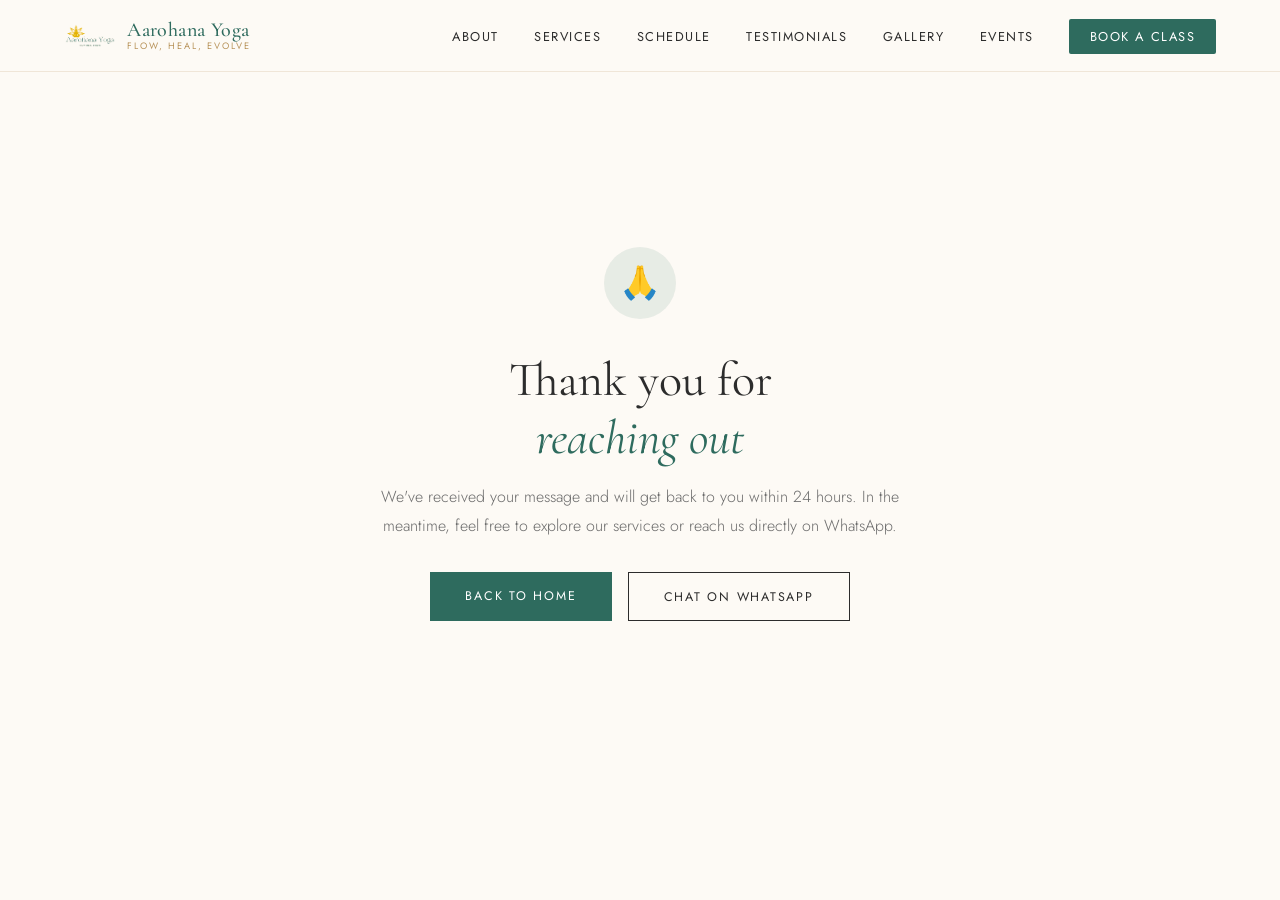
<file: pages/thank-you.html>
<!DOCTYPE html>
<html lang="en">
<head>
  <meta charset="UTF-8"/>
  <meta name="viewport" content="width=device-width, initial-scale=1.0"/>
  <title>Thank You | Aarohana Yoga</title>
  <link rel="icon" type="image/x-icon" href="../images/favicon.ico"/>
  <link rel="icon" type="image/png" sizes="32x32" href="../images/favicon-32.png"/>
  <link rel="apple-touch-icon" sizes="180x180" href="../images/apple-touch-icon.png"/>
  <meta name="robots" content="noindex"/>
  <link rel="preconnect" href="https://fonts.googleapis.com"/>
  <link rel="preconnect" href="https://fonts.gstatic.com" crossorigin/>
  <link href="https://fonts.googleapis.com/css2?family=Cormorant+Garamond:ital,wght@0,300;0,400;0,500;0,600;1,300;1,400&family=Jost:wght@300;400;500&display=swap" rel="stylesheet"/>
  <link rel="stylesheet" href="../css/main.css"/>
  <style>
    .thankyou-wrap {
      min-height: calc(100vh - 72px);
      display: flex; align-items: center; justify-content: center;
      padding: calc(72px + 2rem) 8% 4rem;
      background: var(--warm-white);
    }
    .thankyou-card {
      text-align: center; max-width: 540px;
    }
    .thankyou-icon {
      width: 72px; height: 72px; border-radius: 50%;
      background: rgba(46,107,94,0.1);
      display: flex; align-items: center; justify-content: center;
      margin: 0 auto 2rem;
      font-size: 2rem;
    }
    .thankyou-card h1 {
      font-family: var(--font-serif); font-size: clamp(2rem,4vw,3rem);
      color: var(--charcoal); font-weight: 400; margin-bottom: 1rem;
    }
    .thankyou-card h1 em { font-style: italic; color: var(--teal); }
    .thankyou-card p {
      font-size: 1rem; color: var(--mid-grey); line-height: 1.8;
      font-weight: 300; margin-bottom: 2rem;
    }
    .thankyou-actions {
      display: flex; gap: 1rem; justify-content: center; flex-wrap: wrap;
    }
  </style>
</head>
<body>

<nav id="navbar">
  <a href="../index.html" class="nav-logo">
    <img src="../images/logo.png" alt="Aarohana Yoga"/>
    <div class="nav-brand-text">
      <span class="nav-brand-name">Aarohana Yoga</span>
      <span class="nav-brand-tagline">Flow, Heal, Evolve</span>
    </div>
  </a>
  <ul class="nav-links">
    <li><a href="about.html">About</a></li>
    <li><a href="services.html">Services</a></li>
    <li><a href="../index.html#schedule">Schedule</a></li>
    <li><a href="../index.html#testimonials">Testimonials</a></li>
    <li><a href="gallery.html">Gallery</a></li>
    <li><a href="events.html">Events</a></li>
    <li><a href="../index.html#contact" class="nav-cta">Book a Class</a></li>
  </ul>
  <div class="hamburger" id="hamburger"><span></span><span></span><span></span></div>
</nav>
<div class="mobile-menu" id="mobileMenu">
  <a href="../index.html">Home</a>
  <a href="about.html">About</a>
  <a href="services.html">Services</a>
  <a href="../index.html#schedule">Schedule</a>
  <a href="../index.html#testimonials">Testimonials</a>
  <a href="gallery.html">Gallery</a>
  <a href="events.html">Events</a>
  <a href="../index.html#contact">Book a Class</a>
</div>

<div class="thankyou-wrap">
  <div class="thankyou-card">
    <div class="thankyou-icon">🙏</div>
    <h1>Thank you for<br><em>reaching out</em></h1>
    <p>We've received your message and will get back to you within 24 hours. In the meantime, feel free to explore our services or reach us directly on WhatsApp.</p>
    <div class="thankyou-actions">
      <a href="../index.html" class="btn-primary">Back to Home</a>
      <a href="http://wa.me/919036915656?text=Hi%2C+I%27d+like+to+book+a+trial+class+at+Aarohana+Yoga.+Could+you+please+share+the+available+timings%3F" target="_blank" rel="noopener noreferrer" class="btn-outline">Chat on WhatsApp</a>
    </div>
  </div>
</div>

<script src="../js/main.js"></script>
</body>
</html>
</file>
<file: css/main.css>
/* ============================================================
   AAROHANA YOGA — Main Stylesheet
   Brand palette derived from logo:
     Gold/Saffron  → #B8935A (primary accent)
     Deep Teal     → #2E6B5E (primary brand)
     Mid Teal      → #4A8577
     Cream         → #F7F3EC (background)
     Warm White    → #FDFAF5
     Charcoal      → #2C2C2C
   ============================================================ */

:root {
  /* Brand core — extracted from logo */
  --gold:           #B8935A;
  --gold-light:     #D4AC72;
  --gold-pale:      #EDD9B4;
  --teal:           #2E6B5E;
  --teal-mid:       #4A8577;
  --teal-light:     #7AAF9F;

  /* Neutrals */
  --cream:          #F7F3EC;
  --warm-white:     #FDFAF5;
  --charcoal:       #2C2C2C;
  --mid-grey:       #6B6B6B;
  --light-grey:     #E8E3DC;
  --border:         rgba(184,147,90,0.18);

  /* Semantic aliases */
  --color-primary:     var(--teal);
  --color-primary-dk:  #1f4d43;
  --color-accent:      var(--gold);
  --color-accent-lt:   var(--gold-light);
  --color-bg:          var(--warm-white);
  --color-surface:     var(--cream);
  --color-text:        var(--charcoal);
  --color-text-muted:  var(--mid-grey);

  /* Typography */
  --font-serif:  'Cormorant Garamond', serif;
  --font-sans:   'Jost', sans-serif;

  /* Spacing */
  --section-pad: 7rem 8%;
  --section-pad-sm: 5rem 5%;
}

*, *::before, *::after { box-sizing: border-box; margin: 0; padding: 0; }
html { scroll-behavior: smooth; }
body {
  font-family: var(--font-sans);
  background: var(--color-bg);
  color: var(--color-text);
  overflow-x: hidden;
}
h1, h2, h3, h4 { font-family: var(--font-serif); font-weight: 400; }
img { max-width: 100%; display: block; }

/* ── BUTTONS ── */
.btn-primary {
  background: var(--teal);
  color: white;
  padding: 0.9rem 2.2rem;
  font-family: var(--font-sans);
  font-size: 0.78rem;
  letter-spacing: 0.14em;
  text-transform: uppercase;
  text-decoration: none;
  border: none;
  cursor: pointer;
  transition: background 0.3s, transform 0.2s;
  display: inline-block;
}
.btn-primary:hover { background: var(--gold); transform: translateY(-1px); }

.btn-outline {
  background: transparent;
  color: var(--charcoal);
  padding: 0.9rem 2.2rem;
  font-family: var(--font-sans);
  font-size: 0.78rem;
  letter-spacing: 0.14em;
  text-transform: uppercase;
  text-decoration: none;
  border: 1px solid var(--charcoal);
  cursor: pointer;
  transition: all 0.3s;
  display: inline-block;
}
.btn-outline:hover { background: var(--charcoal); color: white; transform: translateY(-1px); }

.btn-gold {
  background: var(--gold);
  color: white;
  padding: 0.9rem 2.2rem;
  font-family: var(--font-sans);
  font-size: 0.78rem;
  letter-spacing: 0.14em;
  text-transform: uppercase;
  text-decoration: none;
  border: none;
  cursor: pointer;
  transition: background 0.3s, transform 0.2s;
  display: inline-block;
}
.btn-gold:hover { background: var(--teal); transform: translateY(-1px); }

/* ── SECTION LABELS ── */
.section-tag {
  font-size: 0.72rem;
  letter-spacing: 0.22em;
  text-transform: uppercase;
  color: var(--gold);
  margin-bottom: 1rem;
  display: flex;
  align-items: center;
  gap: 0.8rem;
}
.section-tag::before {
  content: '';
  display: block;
  width: 32px;
  height: 1px;
  background: var(--gold);
}
.section-title {
  font-size: clamp(2rem, 3.2vw, 3.2rem);
  line-height: 1.12;
  margin-bottom: 1.2rem;
  color: var(--charcoal);
}
.section-title em { font-style: italic; color: var(--teal); }
.section-lead {
  font-size: 0.96rem;
  line-height: 1.85;
  color: var(--mid-grey);
  max-width: 560px;
  font-weight: 300;
}

/* ── NAV ── */
nav {
  position: fixed;
  top: 0; left: 0; right: 0;
  z-index: 1000;
  padding: 0 5%;
  display: flex;
  align-items: center;
  justify-content: space-between;
  height: 72px;
  background: rgba(253,250,245,0.95);
  backdrop-filter: blur(14px);
  border-bottom: 1px solid var(--border);
  transition: box-shadow 0.3s;
}
nav.scrolled { box-shadow: 0 2px 24px rgba(0,0,0,0.07); }

.nav-logo { text-decoration: none; display: flex; align-items: center; gap: 0.7rem; }
.nav-logo img { height: 52px; width: auto; object-fit: contain; flex-shrink: 0; }
.nav-brand-text { display: flex; flex-direction: column; line-height: 1; gap: 0.08rem; }
.nav-brand-name {
  font-family: var(--font-serif);
  font-size: 1.25rem;
  font-weight: 500;
  color: var(--teal);
  letter-spacing: 0.02em;
}
.nav-brand-tagline {
  font-size: 0.58rem;
  letter-spacing: 0.2em;
  text-transform: uppercase;
  color: var(--gold);
  font-weight: 400;
}

.nav-links { display: flex; gap: 2.2rem; list-style: none; align-items: center; }
.nav-links a {
  font-size: 0.8rem;
  font-weight: 400;
  letter-spacing: 0.12em;
  text-transform: uppercase;
  color: var(--charcoal);
  text-decoration: none;
  position: relative;
  transition: color 0.3s;
}
.nav-links a::after {
  content: '';
  position: absolute;
  bottom: -3px; left: 0;
  width: 0; height: 1px;
  background: var(--gold);
  transition: width 0.3s;
}
.nav-links a:hover,
.nav-links a.active { color: var(--gold); }
.nav-links a:hover::after,
.nav-links a.active::after { width: 100%; }

.nav-cta {
  background: var(--teal) !important;
  color: white !important;
  padding: 0.5rem 1.3rem;
  border-radius: 2px;
  transition: background 0.3s !important;
}
.nav-cta:hover { background: var(--gold) !important; color: white !important; }
.nav-cta::after { display: none !important; }

.hamburger { display: none; flex-direction: column; gap: 5px; cursor: pointer; padding: 4px; }
.hamburger span { display: block; width: 24px; height: 1.5px; background: var(--charcoal); transition: all 0.3s; }

.mobile-menu {
  display: none;
  position: fixed;
  top: 72px; left: 0; right: 0;
  background: var(--warm-white);
  padding: 2rem; z-index: 999;
  box-shadow: 0 8px 30px rgba(0,0,0,0.1);
  flex-direction: column; gap: 1.2rem;
}
.mobile-menu.open { display: flex; }
.mobile-menu a {
  font-size: 1rem; color: var(--charcoal);
  text-decoration: none; padding: 0.5rem 0;
  border-bottom: 1px solid var(--light-grey);
  letter-spacing: 0.06em;
}

/* ── FOOTER ── */
footer {
  background: #1C2820;
  color: rgba(255,255,255,0.7);
  padding: 4.5rem 8% 2rem;
}
.footer-grid {
  display: grid;
  grid-template-columns: 2fr 1fr 1fr;
  gap: 4rem;
  padding-bottom: 3rem;
  border-bottom: 1px solid rgba(255,255,255,0.08);
  margin-bottom: 2rem;
}
.footer-brand {
  display: block;
  margin-bottom: 0.8rem;
}
.footer-logo-img {
  display: block;
  width: 220px;
  height: auto;
}
.footer-brand-text { display: flex; flex-direction: column; gap: 0.15rem; }
.footer-brand-name {
  font-family: var(--font-serif);
  font-size: 1.5rem;
  font-weight: 500;
  color: white;
  line-height: 1;
  letter-spacing: 0.02em;
}
.footer-brand-sub {
  font-size: 0.6rem;
  letter-spacing: 0.22em;
  text-transform: uppercase;
  color: var(--gold-light);
  font-weight: 300;
}
.footer-tagline {
  font-size: 0.85rem;
  line-height: 1.75;
  color: rgba(255,255,255,0.45);
  margin-bottom: 1.5rem;
  font-weight: 300;
  max-width: 320px;
}
.footer-col-title {
  font-size: 0.7rem;
  letter-spacing: 0.18em;
  text-transform: uppercase;
  color: var(--gold-light);
  margin-bottom: 1.3rem;
}
.footer-links { list-style: none; }
.footer-links li { margin-bottom: 0.65rem; }
.footer-links a {
  font-size: 0.85rem;
  color: rgba(255,255,255,0.5);
  text-decoration: none;
  transition: color 0.3s;
}
.footer-links a:hover { color: var(--gold-light); }
.footer-bottom {
  display: flex;
  justify-content: space-between;
  align-items: center;
  font-size: 0.78rem;
  color: rgba(255,255,255,0.28);
}

/* ── WHATSAPP FLOAT ── */
.wa-wrapper {
  position: fixed;
  bottom: 2rem; right: 2rem;
  z-index: 999;
  display: flex;
  align-items: center;
}
.wa-float {
  width: 56px; height: 56px;
  background: #25D366;
  border-radius: 50%;
  display: flex; align-items: center; justify-content: center;
  text-decoration: none;
  box-shadow: 0 4px 20px rgba(37,211,102,0.4);
  transition: transform 0.3s, box-shadow 0.3s;
  animation: waPulse 2.5s infinite;
  flex-shrink: 0;
  position: relative; z-index: 2;
}
.wa-float:hover { transform: scale(1.1); box-shadow: 0 6px 28px rgba(37,211,102,0.55); animation: none; }
@keyframes waPulse {
  0%, 100% { box-shadow: 0 4px 20px rgba(37,211,102,0.4); }
  50%       { box-shadow: 0 4px 32px rgba(37,211,102,0.65); }
}
.wa-tooltip {
  position: relative;
  background: white;
  color: #1a1a1a;
  font-family: 'Jost', sans-serif;
  font-size: 0.8rem;
  line-height: 1.4;
  padding: 0.7rem 1rem;
  border-radius: 8px;
  box-shadow: 0 4px 20px rgba(0,0,0,0.12);
  max-width: 200px;
  margin-right: 0.8rem;
  opacity: 0;
  transform: translateX(10px);
  pointer-events: none;
  transition: opacity 0.4s ease, transform 0.4s ease;
}
.wa-tooltip.visible { opacity: 1; transform: translateX(0); }
.wa-tooltip-arrow {
  position: absolute;
  right: -7px; top: 50%;
  transform: translateY(-50%);
  width: 0; height: 0;
  border-top: 7px solid transparent;
  border-bottom: 7px solid transparent;
  border-left: 7px solid white;
}

/* ── REVEAL ANIMATION ── */
.reveal {
  opacity: 0;
  transform: translateY(24px);
  transition: opacity 0.7s ease, transform 0.7s ease;
}
.reveal.visible { opacity: 1; transform: none; }

/* ── PAGE HERO (inner pages) ── */
/* ── PAGE HERO (shared — matches services page design) ── */
.page-hero {
  background: linear-gradient(130deg, #0f2b24 0%, var(--teal) 55%, #2a5c50 100%);
  padding: 0 8%;
  padding-top: 72px;
  min-height: 420px;
  position: relative; overflow: hidden;
  display: grid;
  grid-template-columns: 1fr 1fr;
  align-items: center;
  gap: 4rem;
}
/* diagonal gold accent stripe */
.page-hero::before {
  content: '';
  position: absolute; top: 0; right: 0; bottom: 0;
  width: 42%;
  background: linear-gradient(160deg, rgba(184,147,90,0.12) 0%, rgba(184,147,90,0.04) 100%);
  clip-path: polygon(12% 0%, 100% 0%, 100% 100%, 0% 100%);
  pointer-events: none;
}
/* large rotating OM watermark */
.page-hero::after {
  content: 'ॐ'; font-family: serif;
  font-size: 28rem; color: rgba(255,255,255,0.05);
  position: absolute; right: -2rem; top: 50%;
  transform: translateY(-50%);
  line-height: 1; pointer-events: none;
  animation: heroOmSpin 120s linear infinite;
}
@keyframes heroOmSpin {
  from { transform: translateY(-50%) rotate(0deg); }
  to   { transform: translateY(-50%) rotate(360deg); }
}
.page-hero-left  { position: relative; z-index: 2; padding: 4rem 0; }
.page-hero-right { position: relative; z-index: 2; display: flex; flex-direction: column; gap: 1.2rem; }
.page-hero-tag {
  font-size: 0.72rem; letter-spacing: 0.22em;
  text-transform: uppercase; color: var(--gold-light);
  display: flex; align-items: center; gap: 0.8rem; margin-bottom: 1.2rem;
}
.page-hero-tag::before { content: ''; display: block; width: 32px; height: 1px; background: var(--gold-light); }
.page-hero h1 {
  font-family: var(--font-serif); font-size: clamp(2.8rem, 4.5vw, 5rem);
  color: white; line-height: 1.0; margin: 0 0 0.5rem; font-weight: 400;
}
.page-hero h1 em { font-style: italic; color: var(--gold-pale); display: block; }
.page-hero-desc {
  font-size: 1rem; color: rgba(255,255,255,0.75);
  line-height: 1.85; font-weight: 300;
  max-width: 420px;
  border-left: 2px solid rgba(184,147,90,0.4);
  padding-left: 1.5rem;
}
/* stat pills (used on about + services) */
.hero-stat-row { display: flex; gap: 1.2rem; flex-wrap: wrap; margin-top: 2rem; }
.hero-stat-pill {
  background: rgba(255,255,255,0.08); border: 1px solid rgba(255,255,255,0.15);
  padding: 0.6rem 1.2rem; display: flex; flex-direction: column;
  gap: 0.15rem; backdrop-filter: blur(4px);
}
.hero-stat-pill strong {
  font-family: var(--font-serif); font-size: 1.6rem; color: var(--gold-pale);
  line-height: 1; font-weight: 400;
}
.hero-stat-pill span { font-size: 0.65rem; letter-spacing: 0.14em; text-transform: uppercase; color: rgba(255,255,255,0.55); }
/* tag pills (used on services right column) */
.hero-tag-row { display: flex; flex-wrap: wrap; gap: 0.5rem; margin-top: 0.5rem; }
.hero-tag-pill {
  font-size: 0.68rem; letter-spacing: 0.1em; text-transform: uppercase;
  color: rgba(255,255,255,0.5); border: 1px solid rgba(255,255,255,0.12);
  padding: 0.3rem 0.75rem;
}
/* legacy .hero-om div — hidden now that ::after handles the OM */
.hero-om { display: none; }
/* responsive */
@media (max-width: 900px) {
  .page-hero { grid-template-columns: 1fr; padding: 72px 6% 3rem; min-height: auto; gap: 2rem; }
  .page-hero::before { width: 100%; clip-path: none; }
  .page-hero-left { padding: 2rem 0 0; }
  .page-hero-right { padding-bottom: 2rem; }
}

/* ── RESPONSIVE ── */
@media (max-width: 900px) {
  :root { --section-pad: var(--section-pad-sm); }
  .nav-links { display: none; }
  .hamburger { display: flex; }
  .footer-grid { grid-template-columns: 1fr; gap: 2.5rem; }
  .footer-bottom { flex-direction: column; gap: 0.5rem; text-align: center; }
}

/* ── FOOTER SOCIAL ── */
.footer-social {
  display: flex;
  gap: 0.6rem;
  margin-top: 0.8rem;
}
.footer-social-btn {
  width: 38px;
  height: 38px;
  border-radius: 50%;
  background: rgba(255,255,255,0.08);
  border: 1px solid rgba(255,255,255,0.15);
  display: flex;
  align-items: center;
  justify-content: center;
  text-decoration: none;
  transition: background 0.3s, border-color 0.3s, transform 0.3s;
  flex-shrink: 0;
}
.footer-social-btn:hover {
  background: #B8935A;
  border-color: #B8935A;
  transform: translateY(-2px);
}
.footer-social-btn svg path { transition: fill 0.3s; }
.footer-social-btn:hover svg path { fill: white; }
</file>
